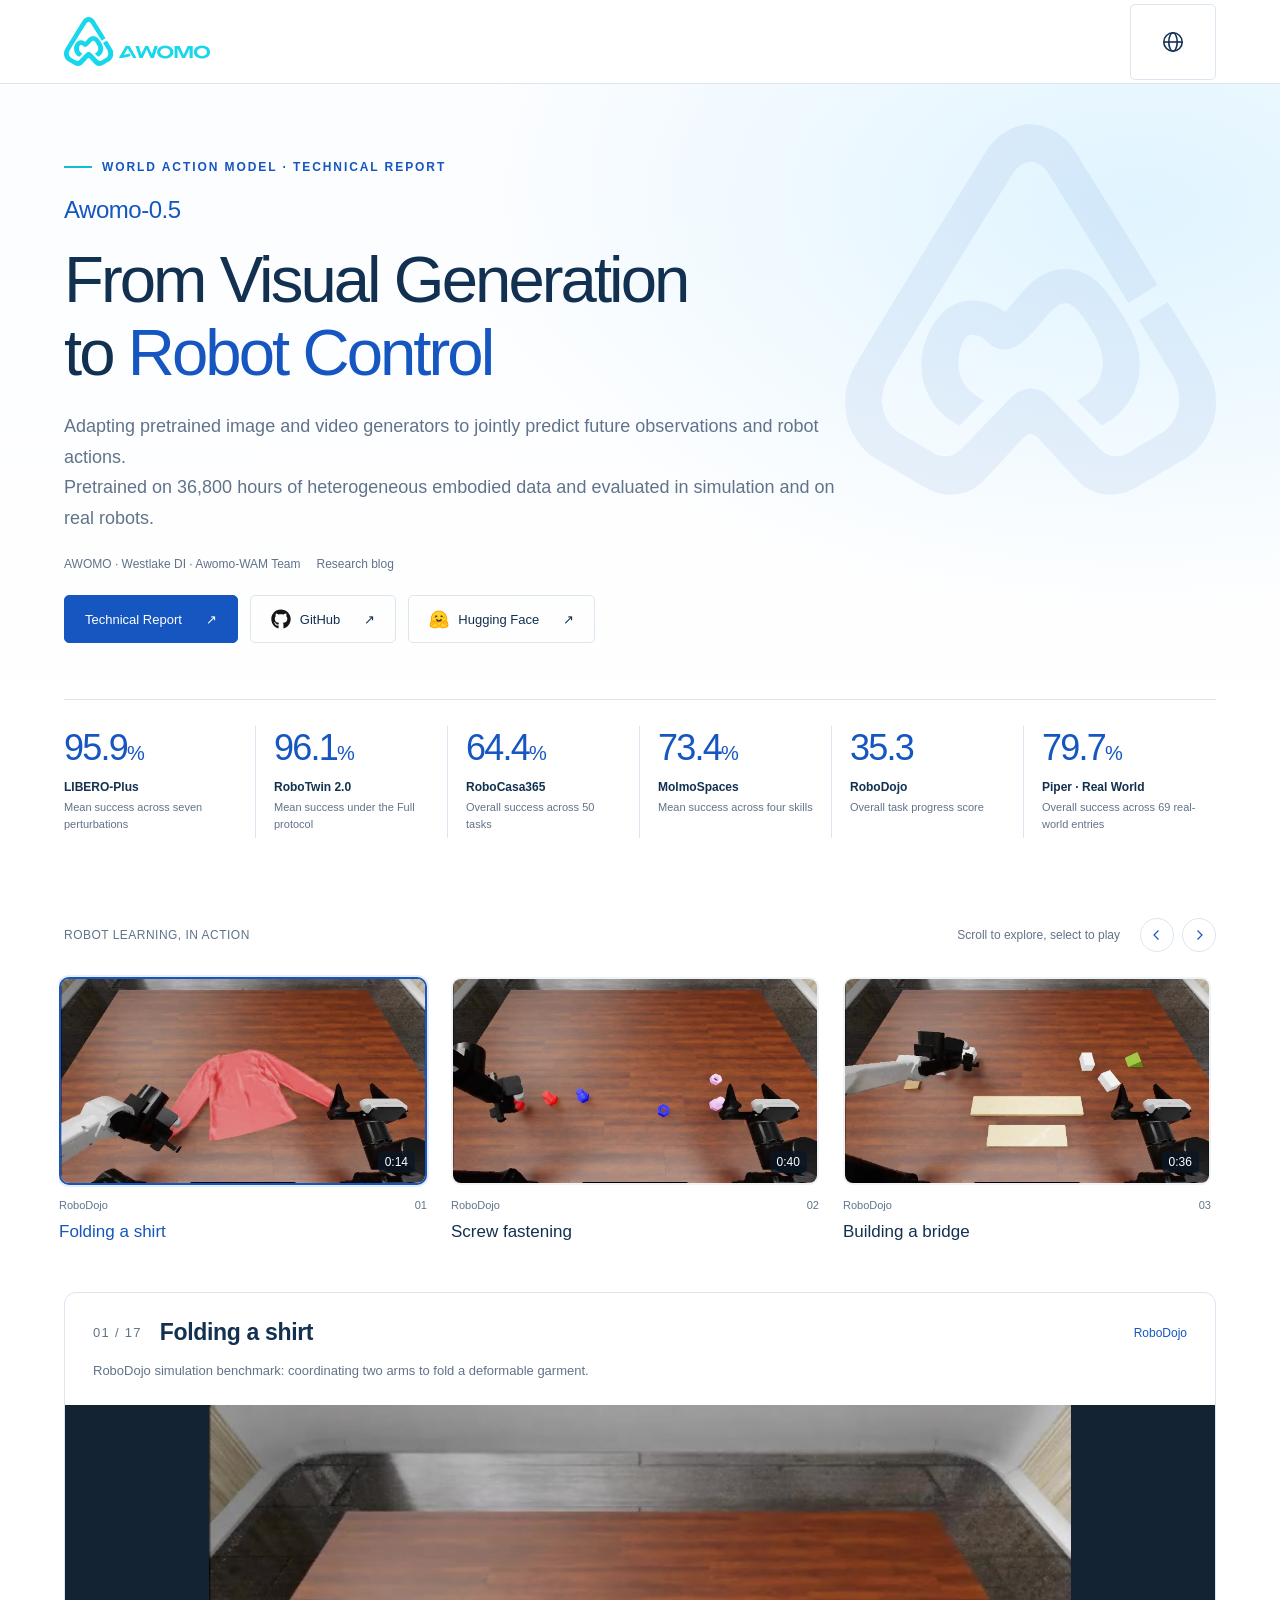
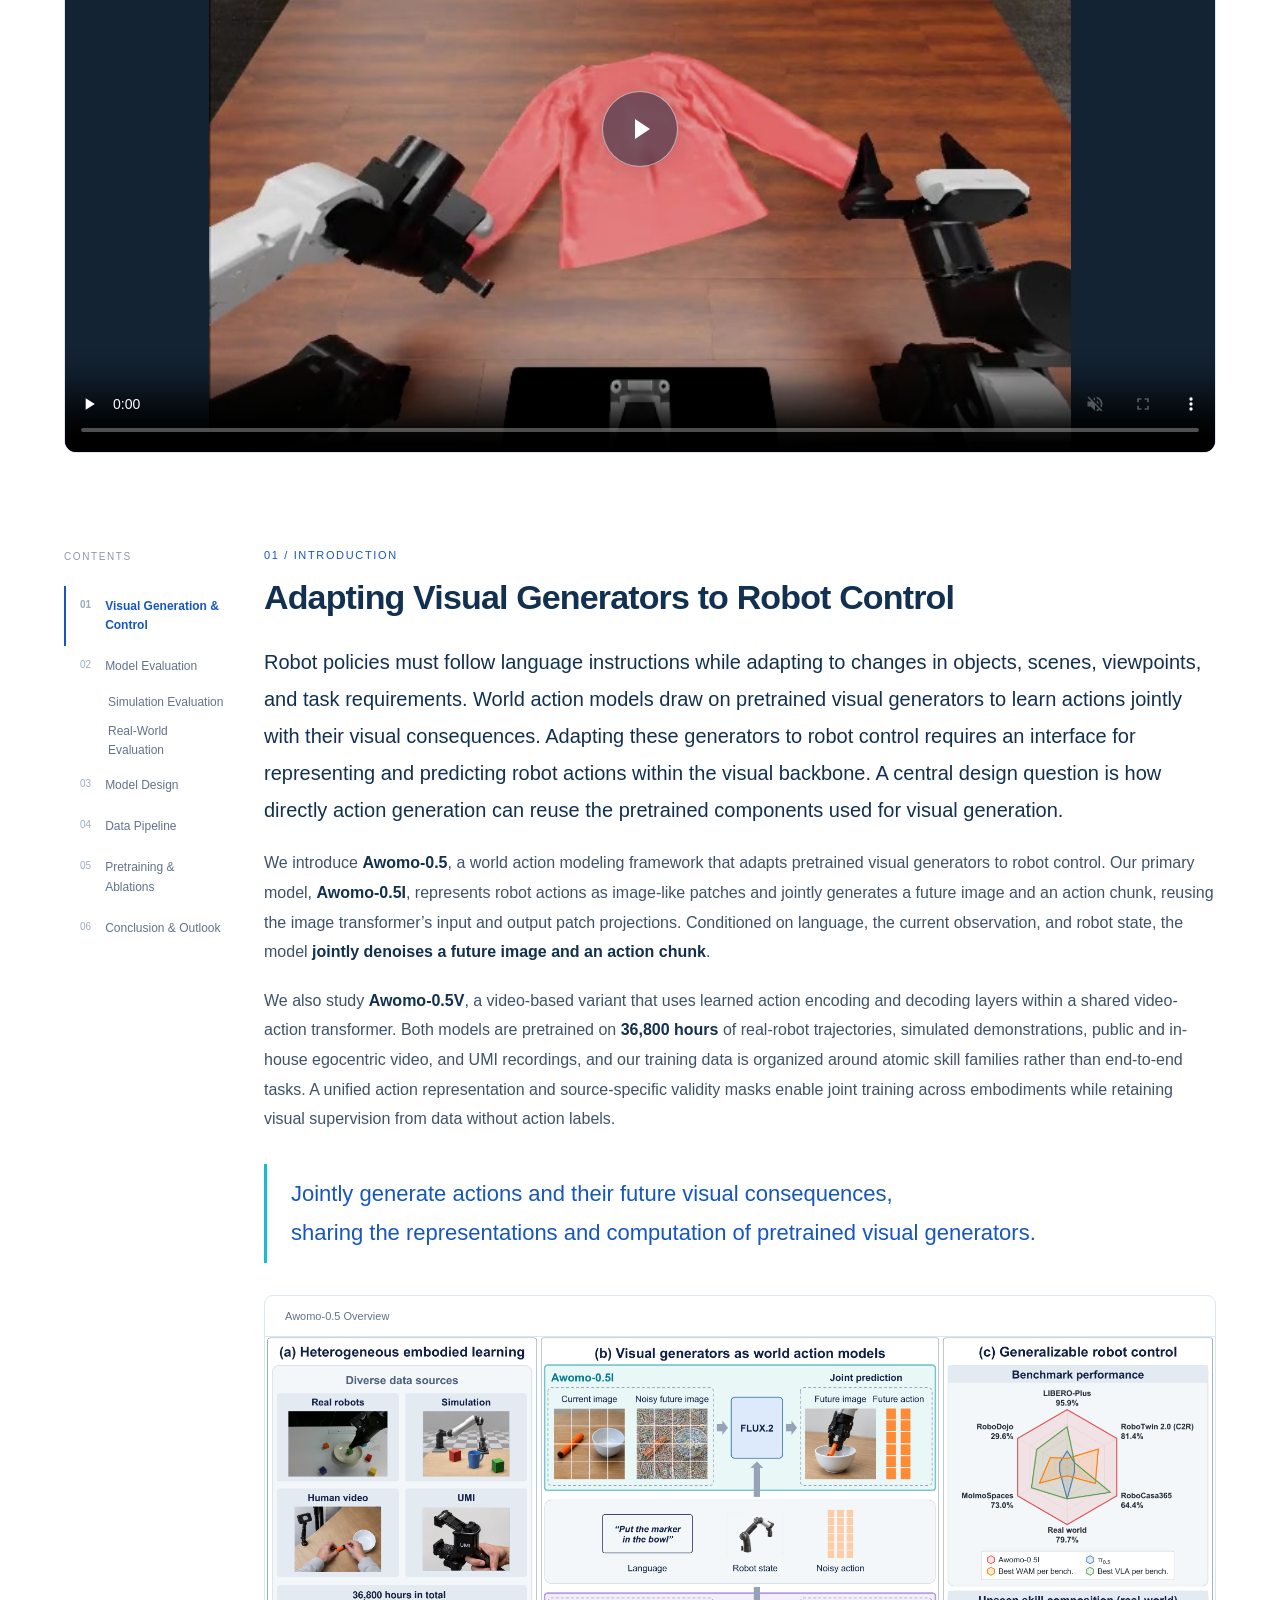
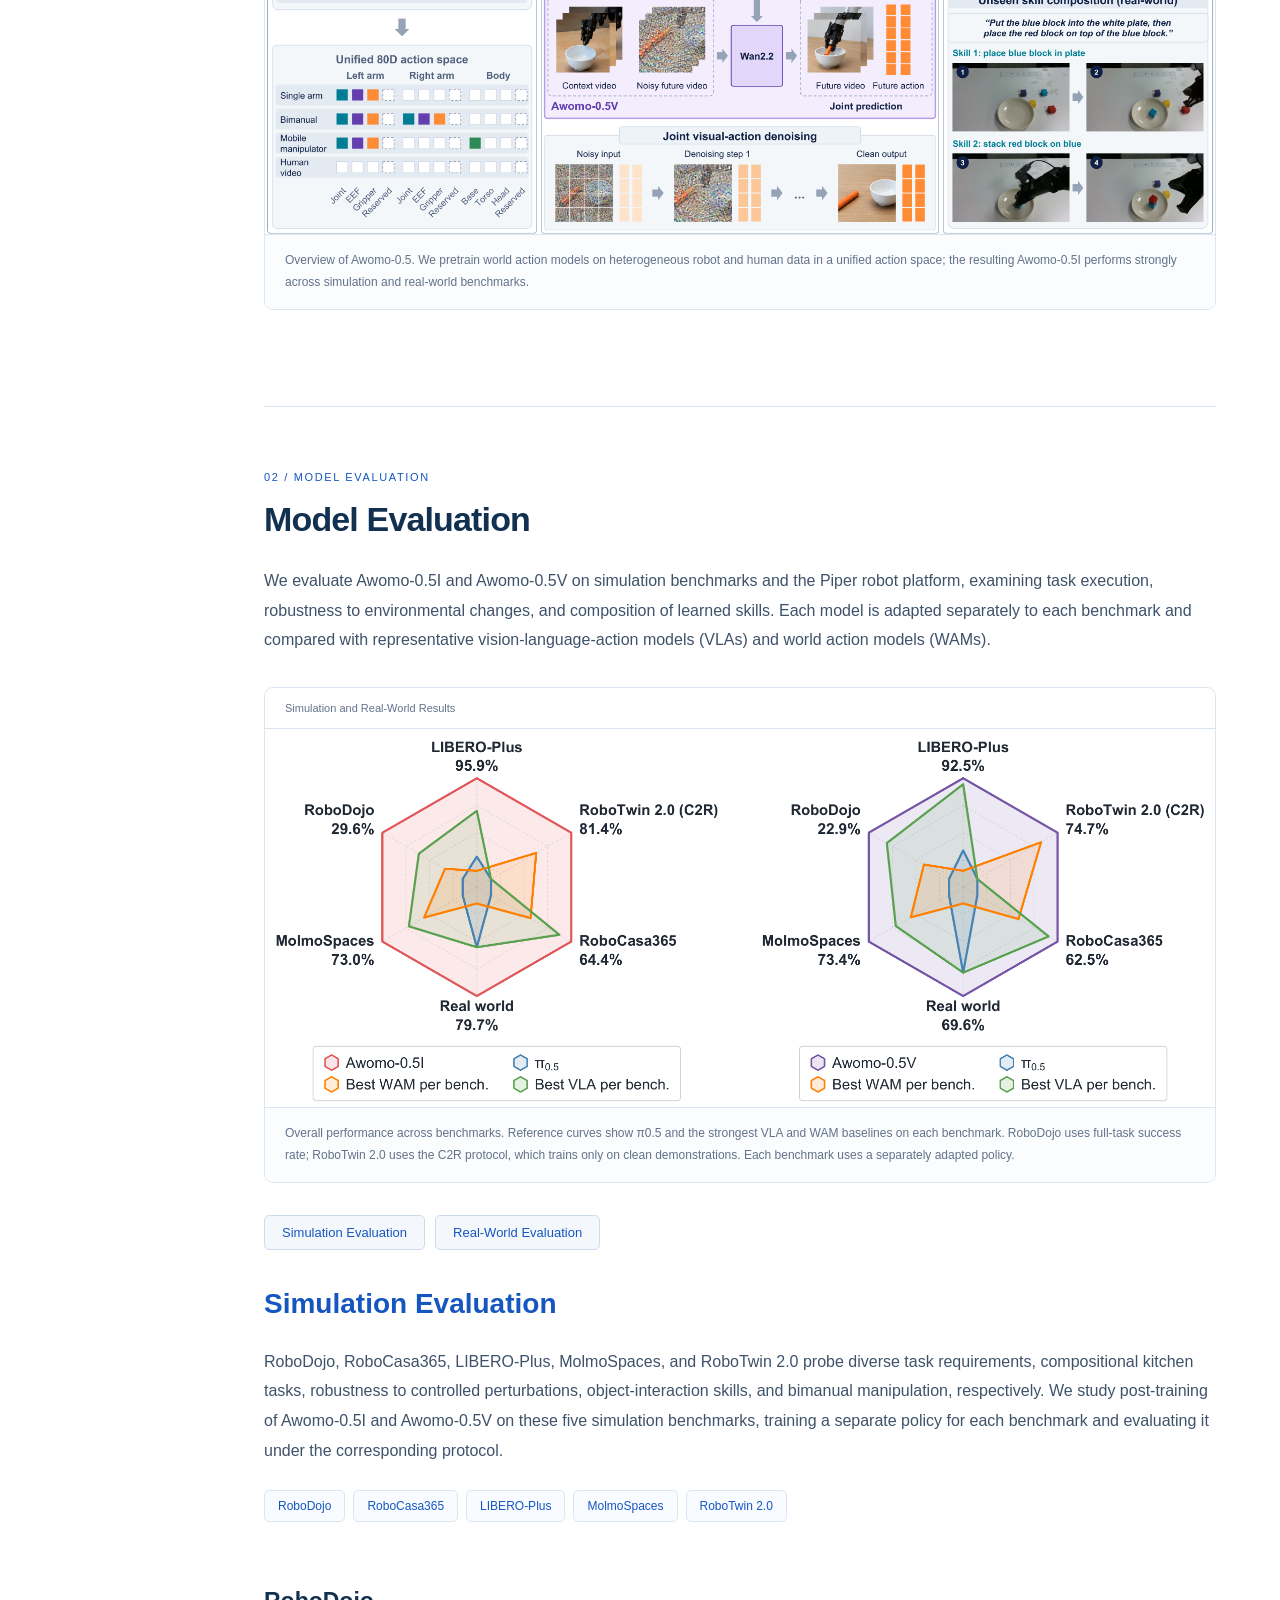
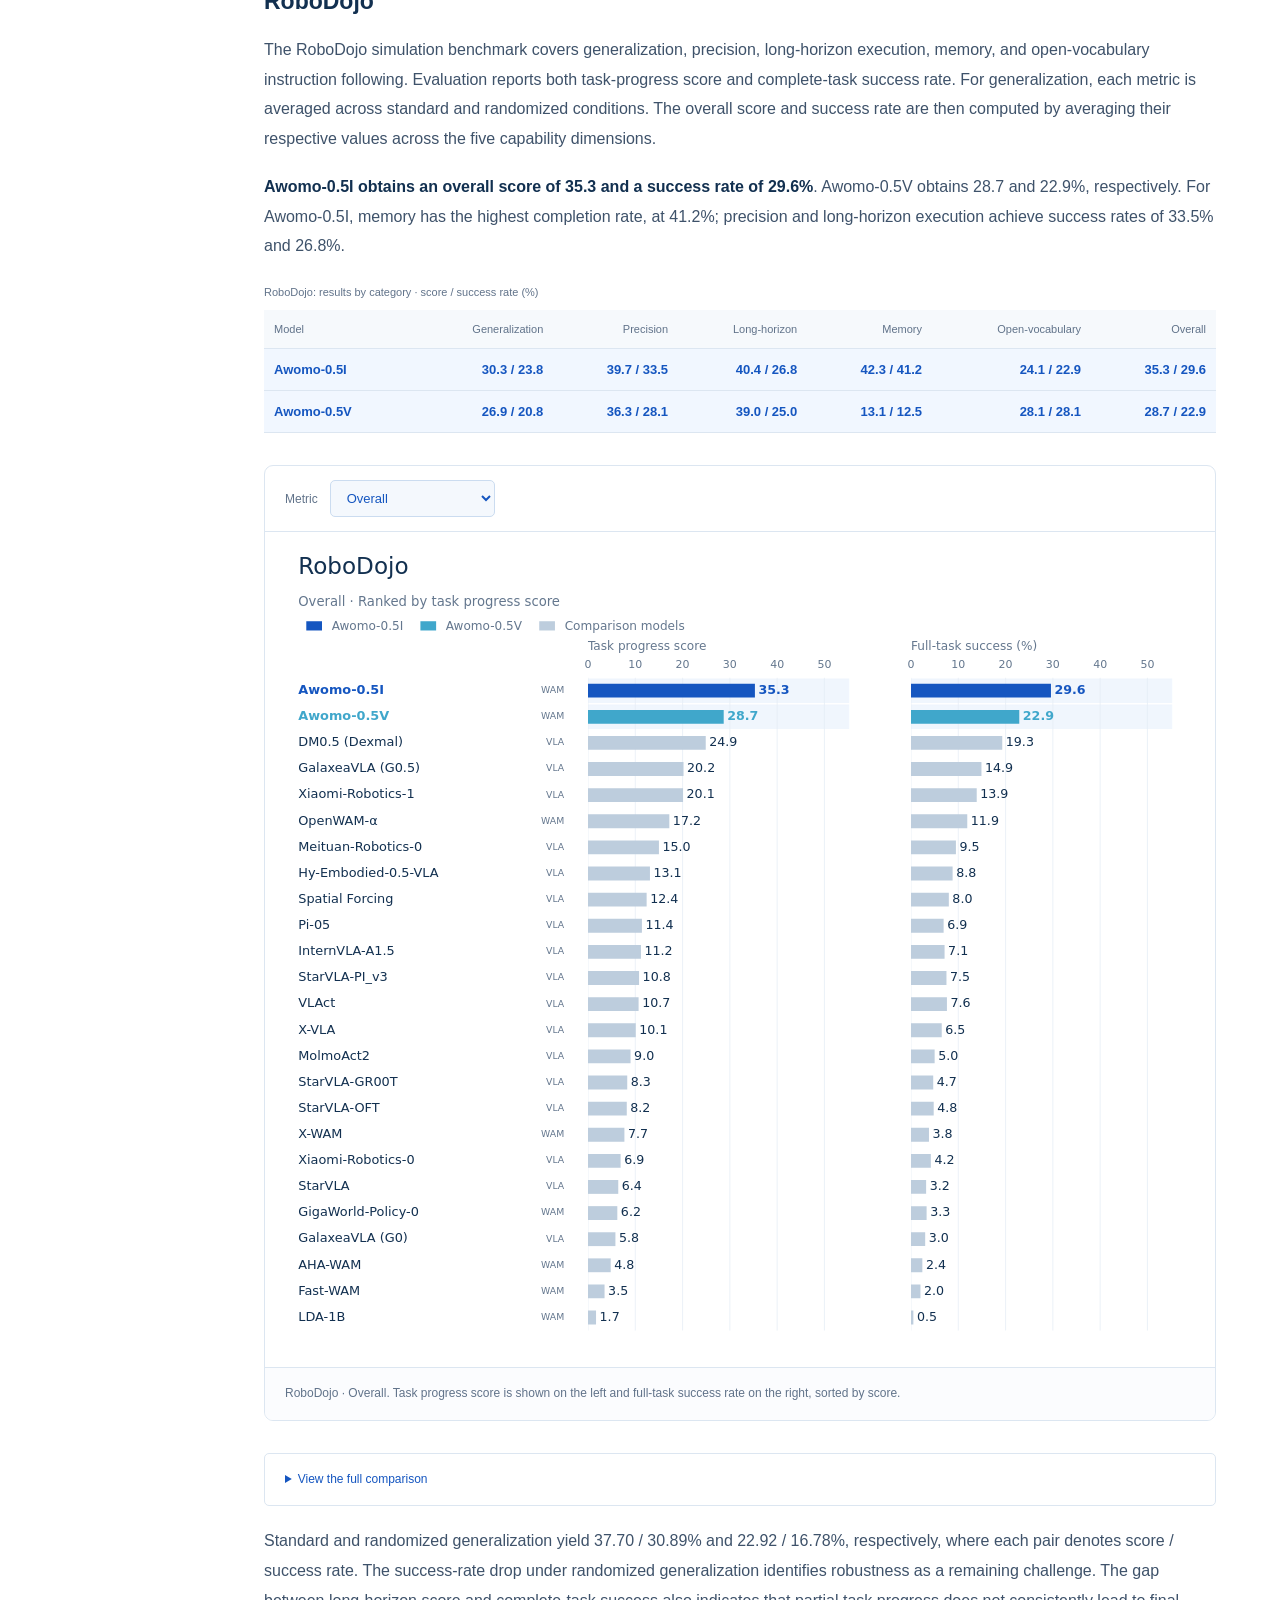
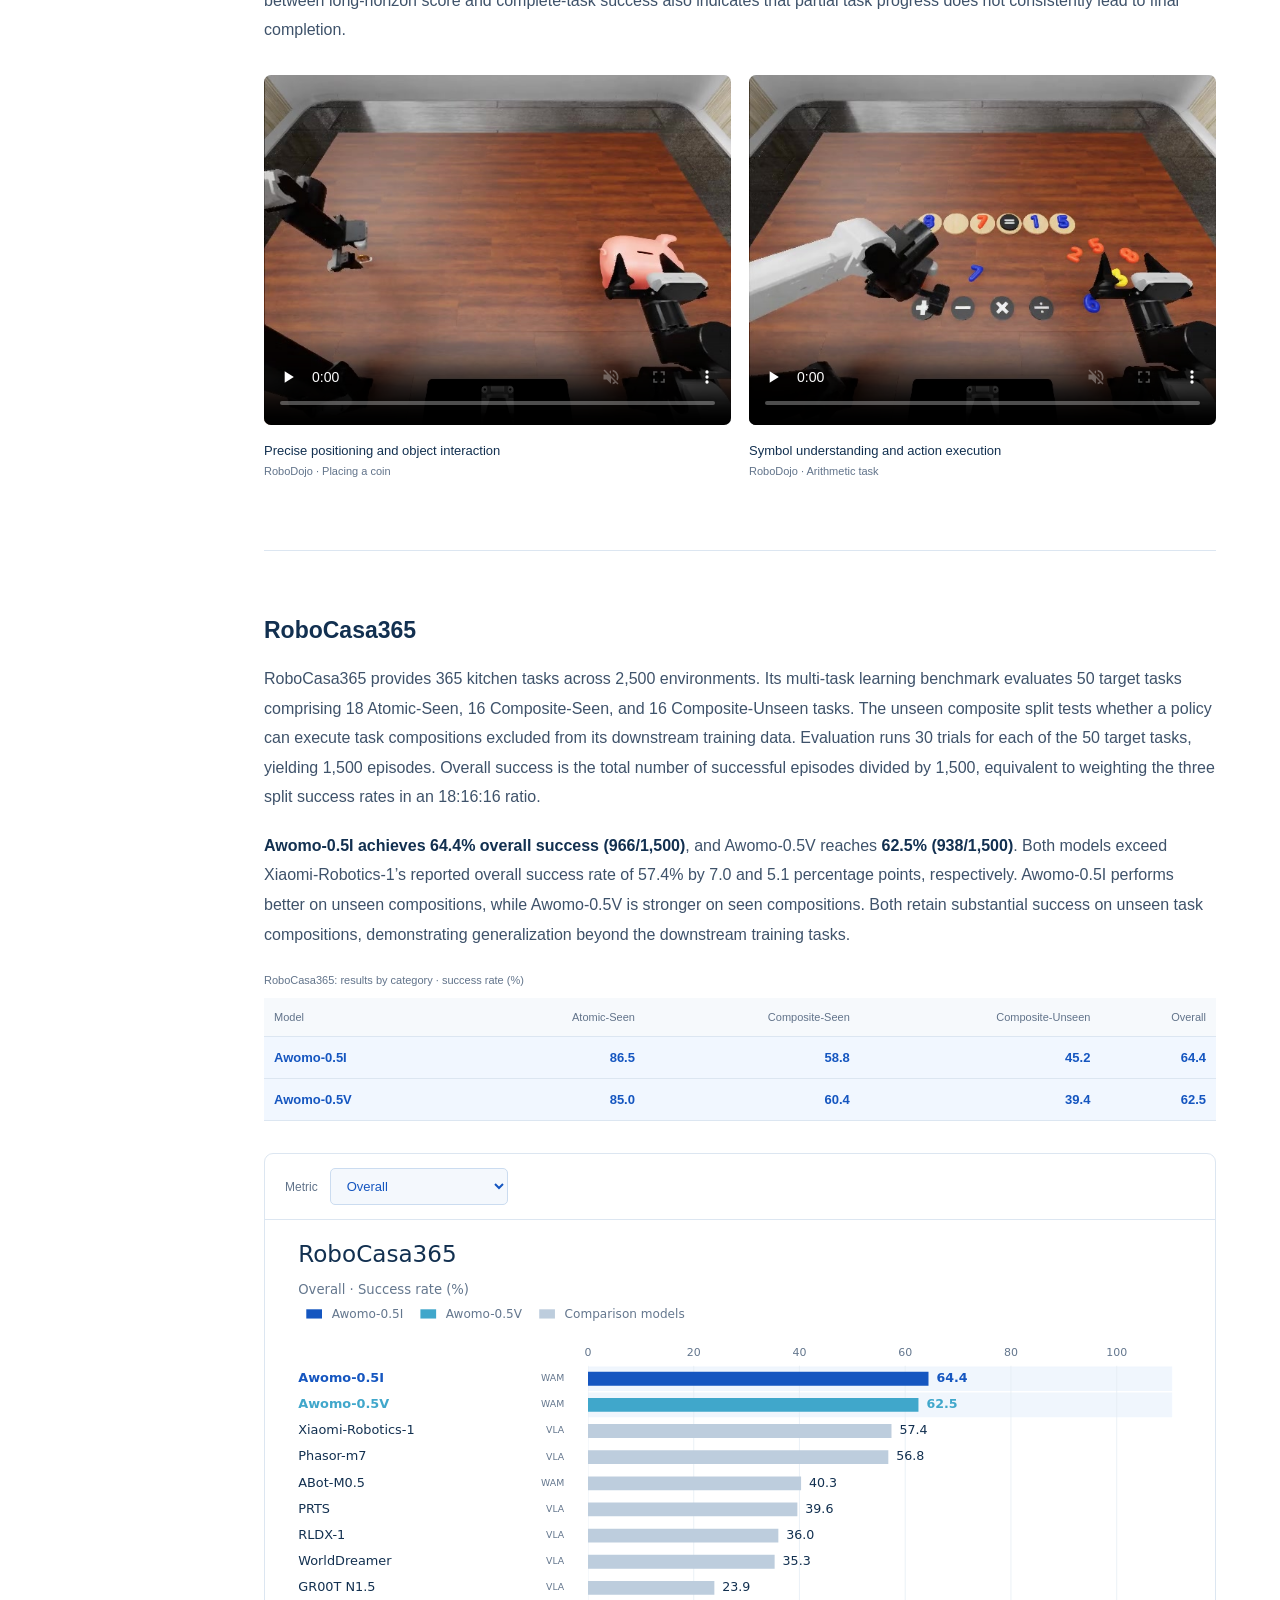
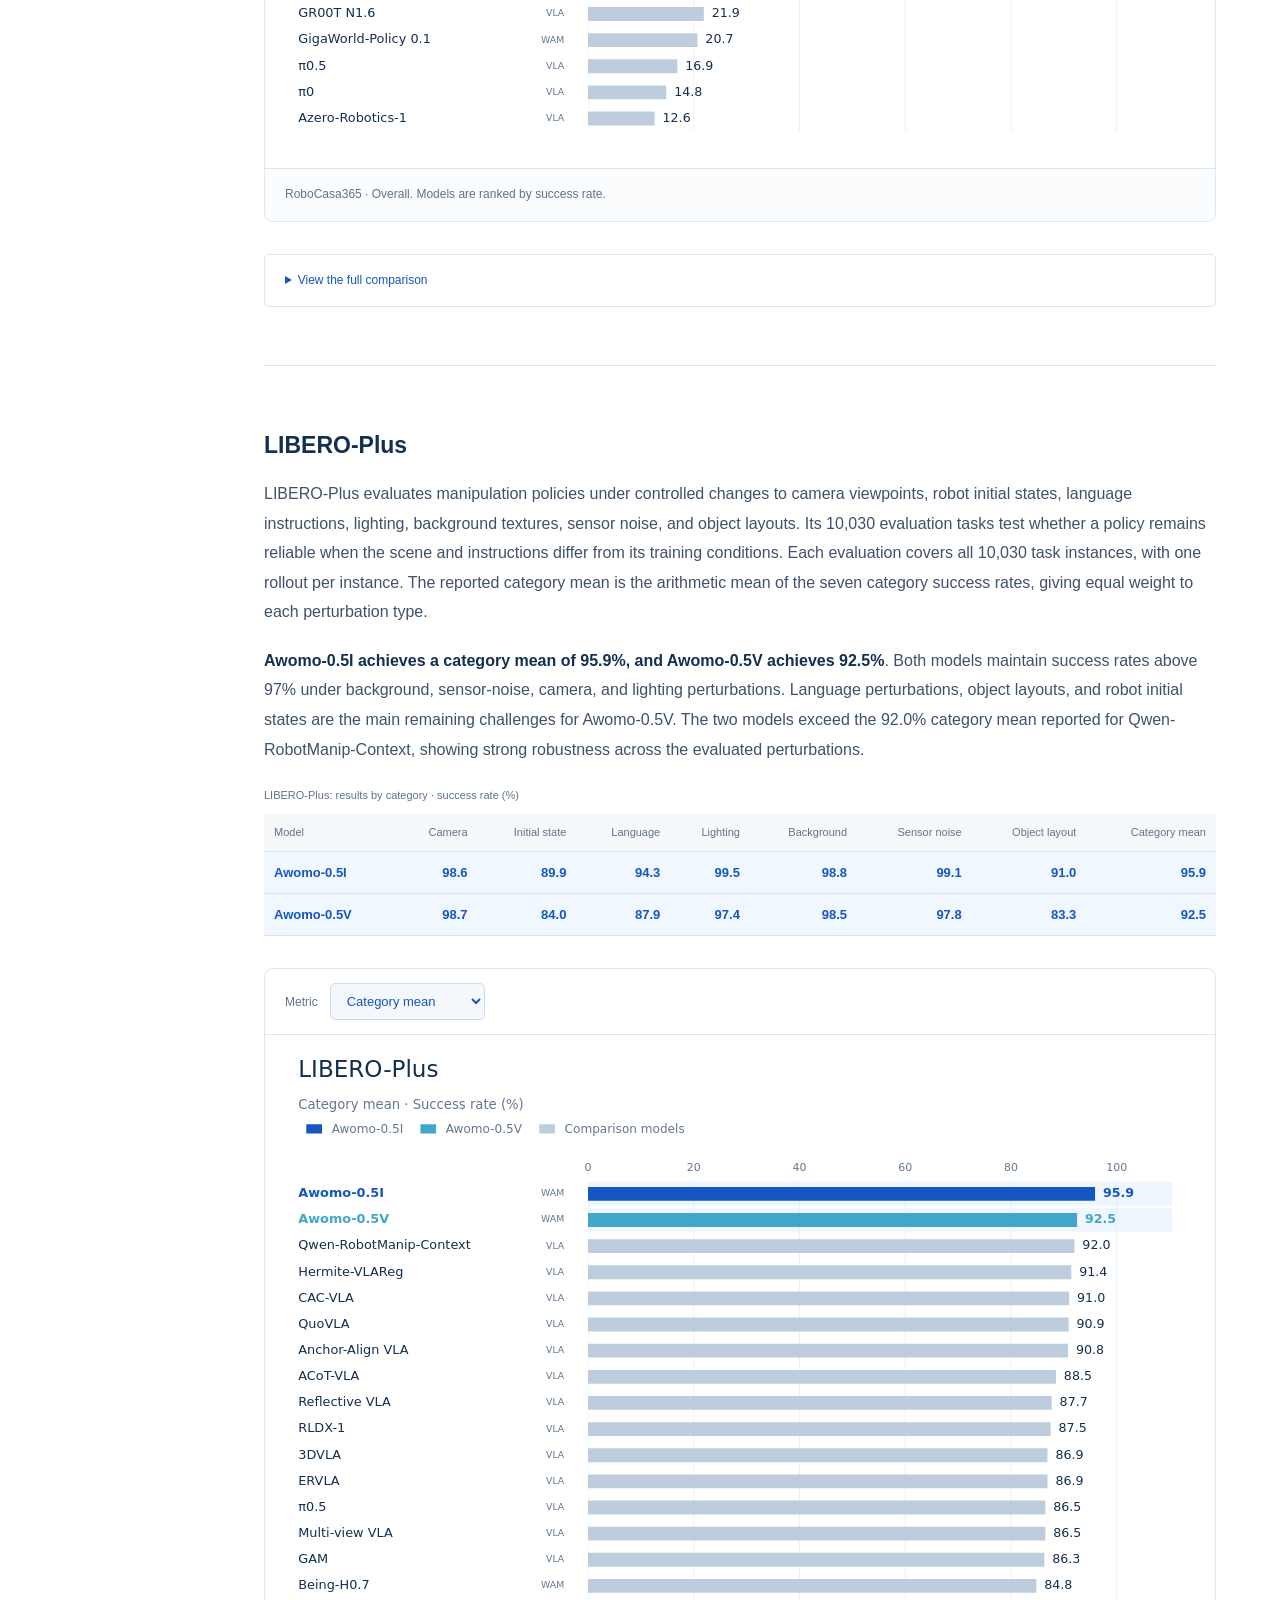
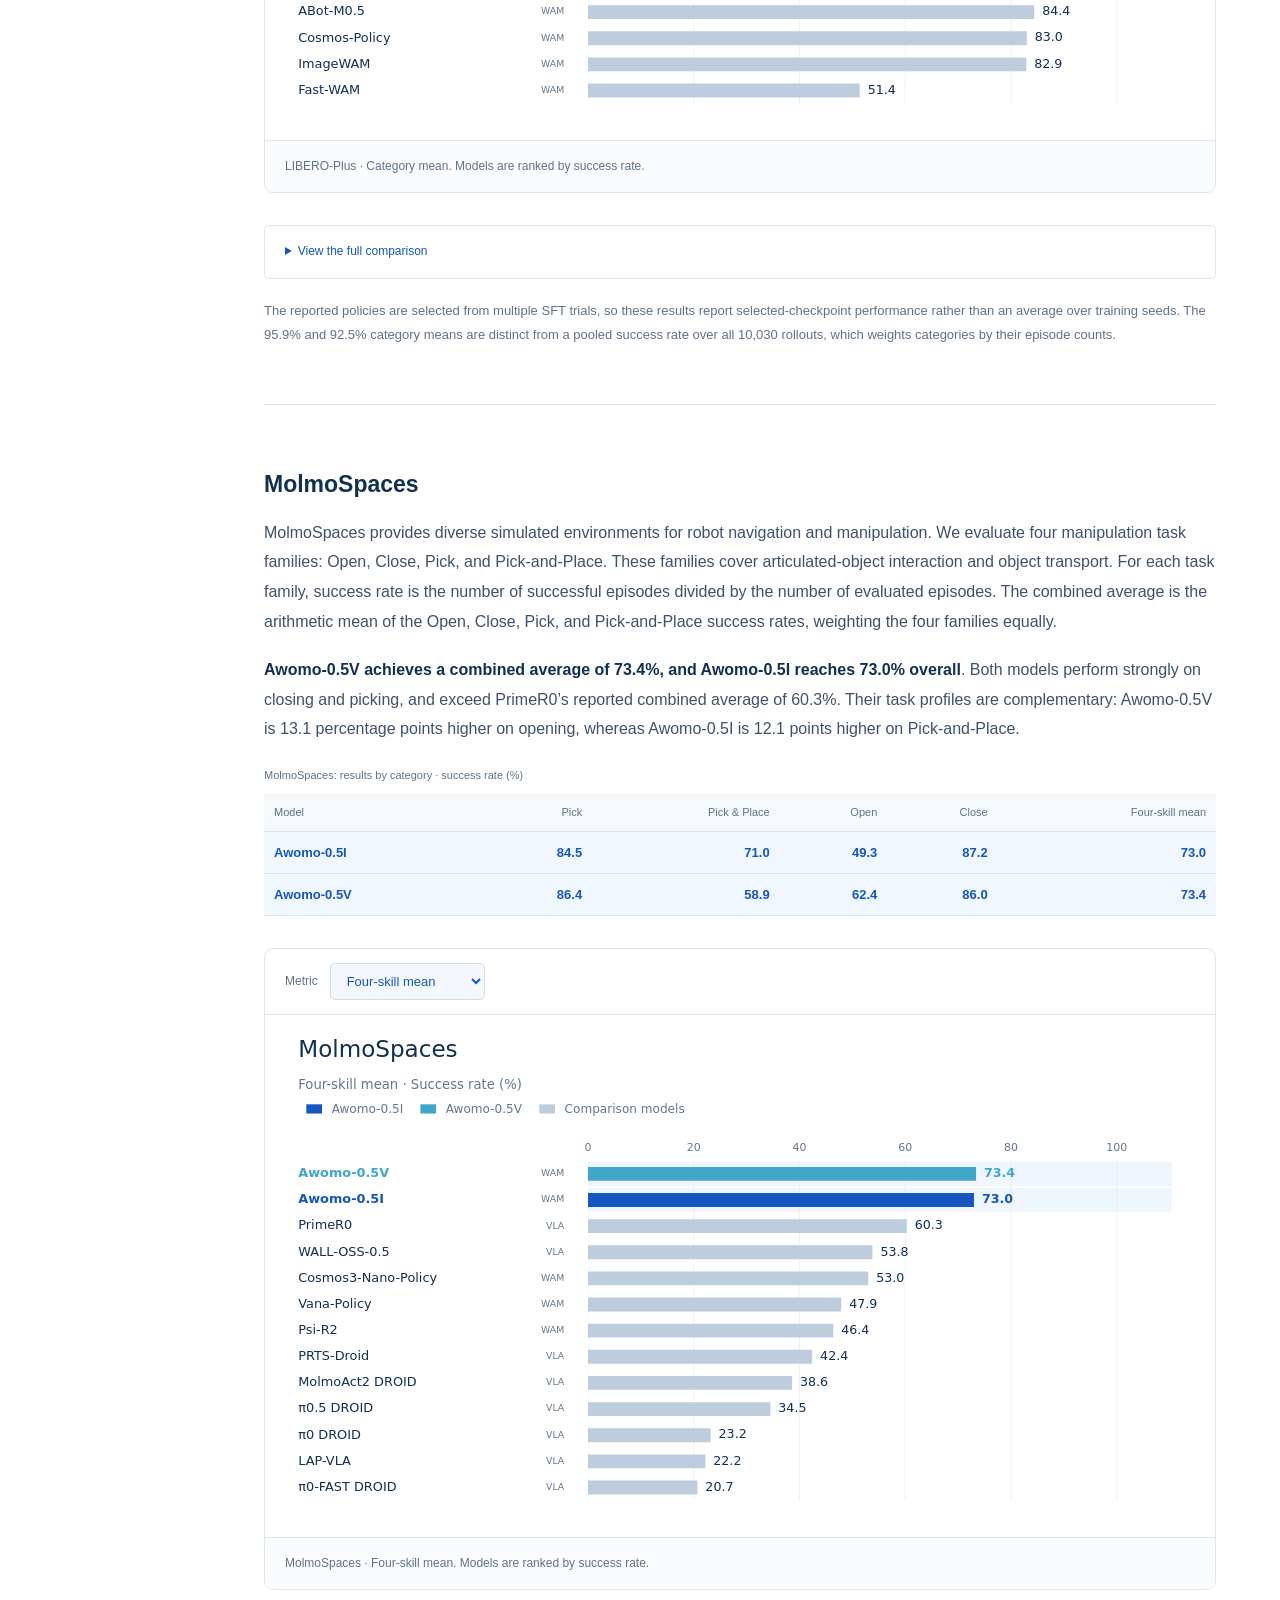
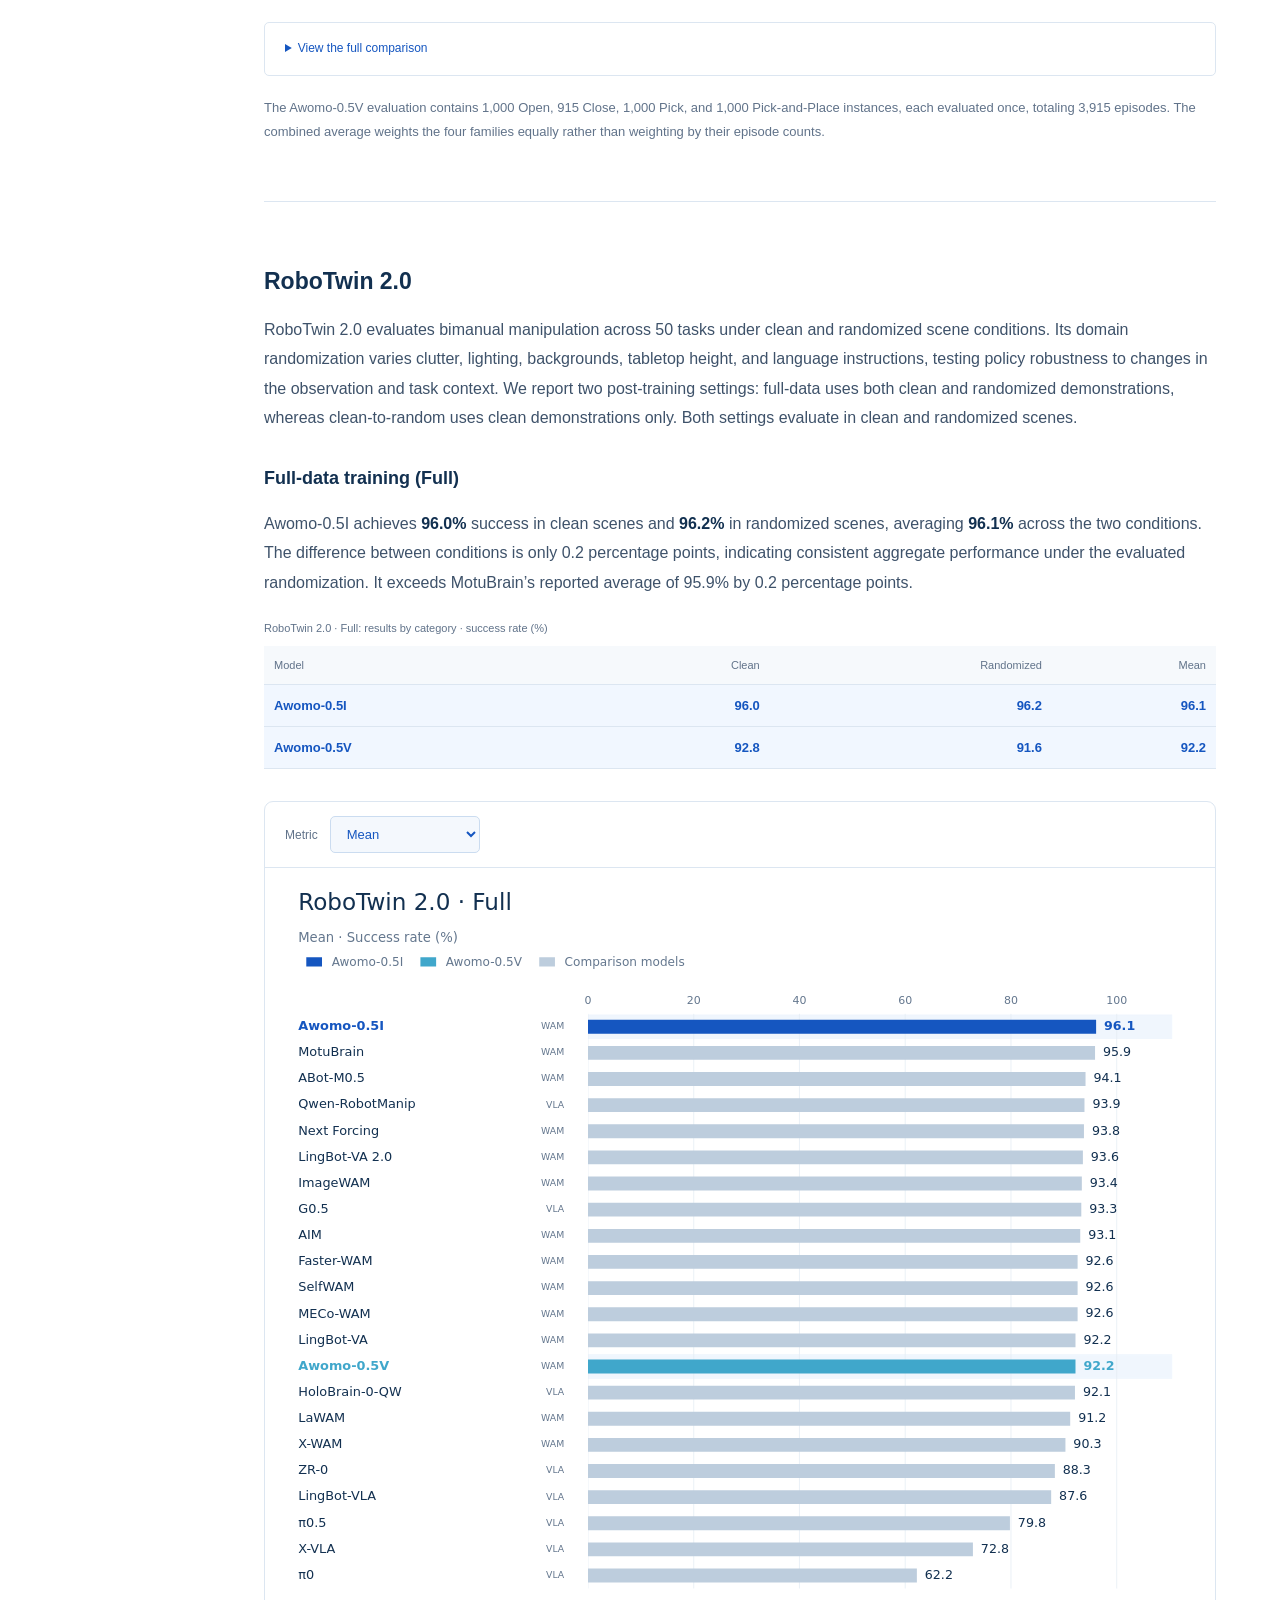
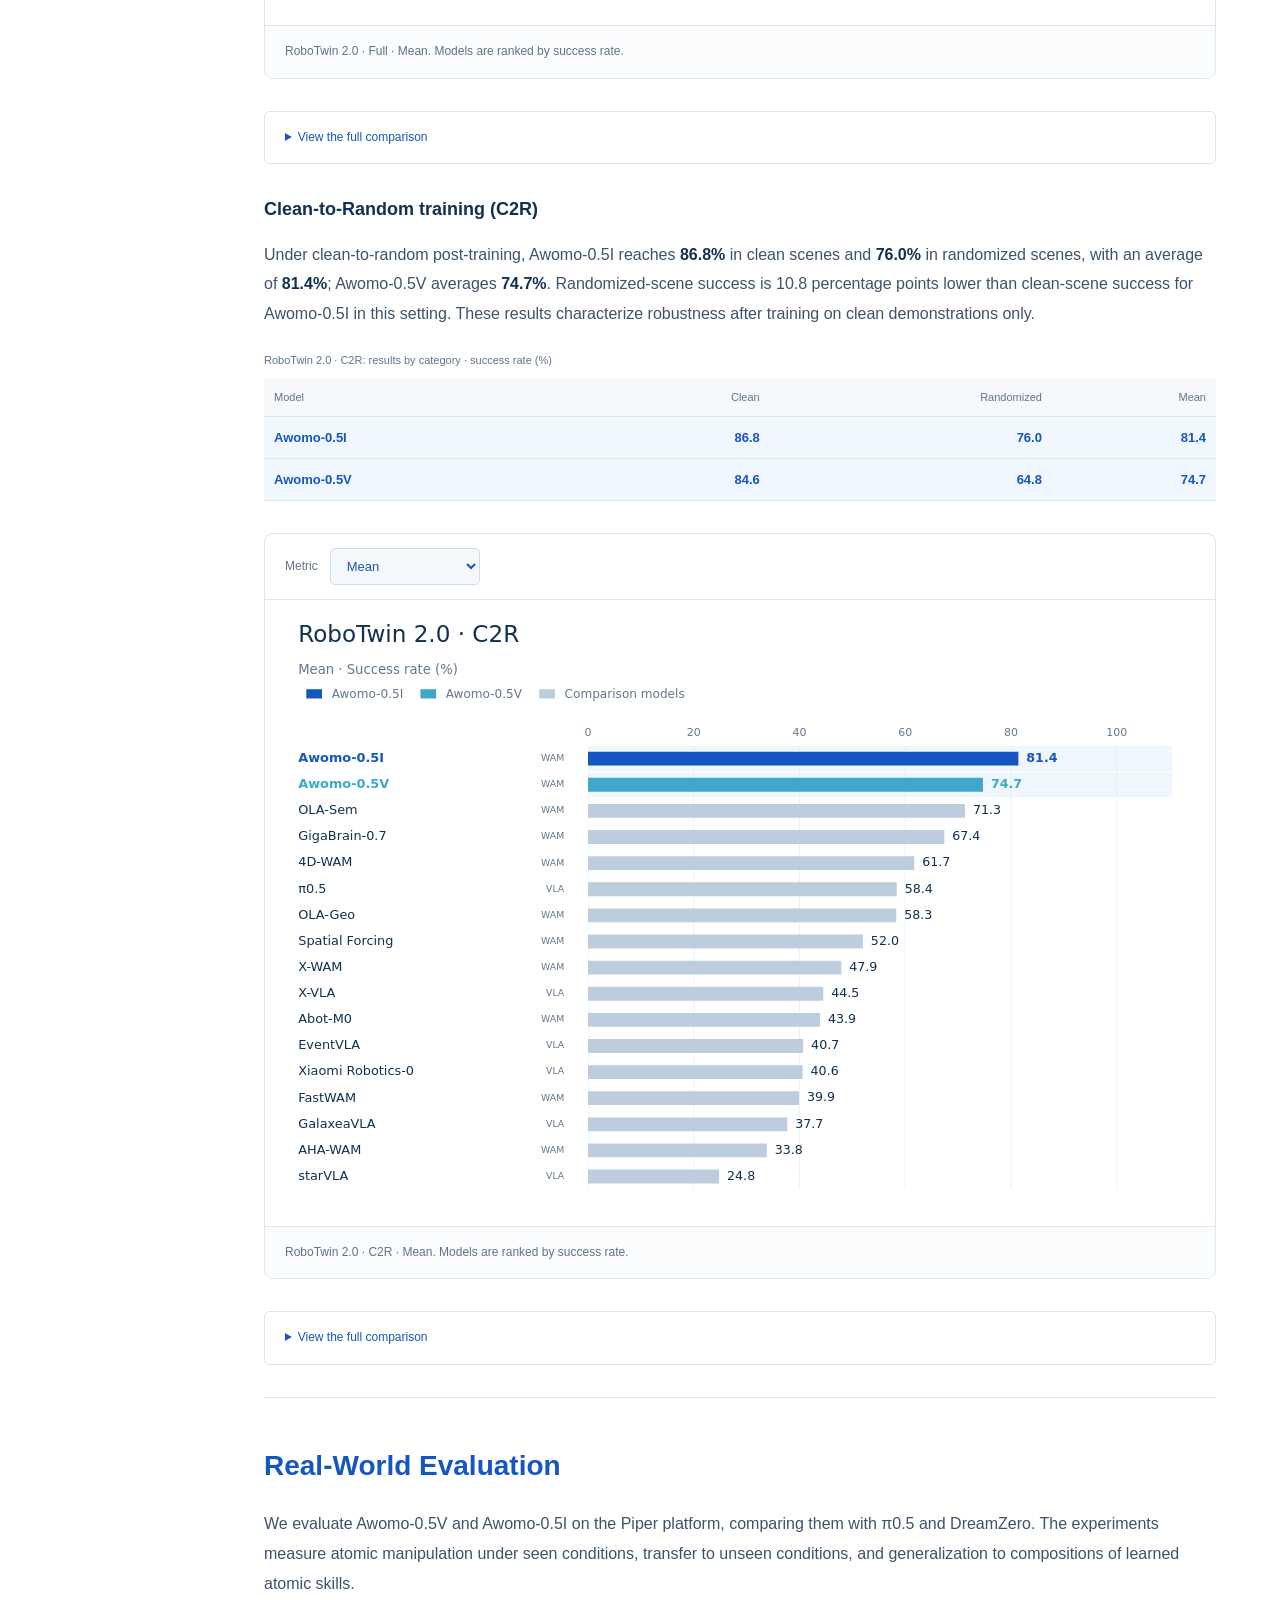
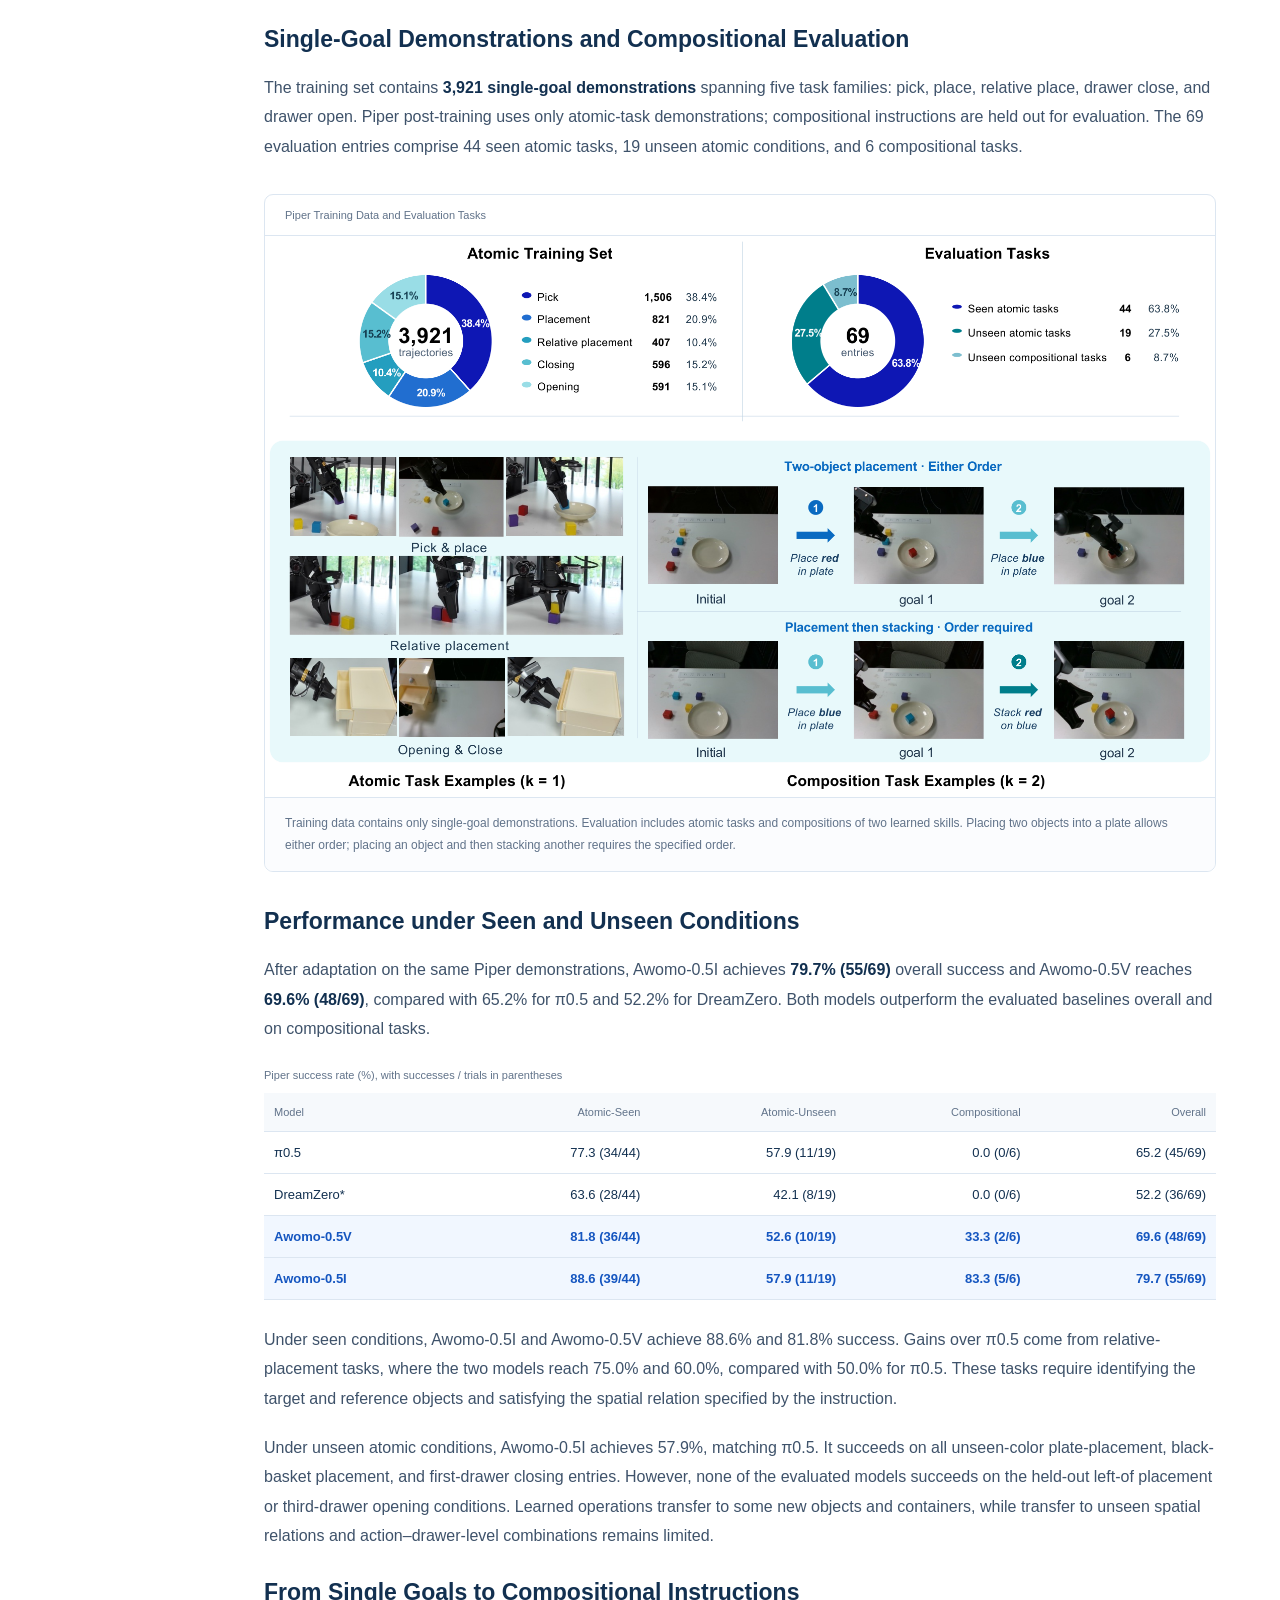
<file: index.html>
<!doctype html>
<html lang="en"><head><meta charset="utf-8"><meta name="viewport" content="width=device-width,initial-scale=1"><meta name="theme-color" content="#1556c0"><meta name="description" content="Awomo-0.5: adapting pretrained image and video generators to robot control with 36,800 hours of heterogeneous embodied data, evaluated in simulation and on real robots."><title>Awomo-0.5: From Visual Generation to Robot Control</title><link rel="icon" href="assets/awomo-logo.png"><link rel="stylesheet" href="styles.css?v=22"><link rel="alternate" hreflang="zh-CN" href="zh.html"><link rel="alternate" hreflang="en" href="./"></head>
<body><a class="skip" href="#article">Skip to article</a><div class="progress" aria-hidden="true"></div>
<header><a class="brand" href="#top" aria-label="AWOMO home"><img src="assets/awomo-logo.png" alt="AWOMO"></a><details class="language-switch"><summary aria-label="Select language" title="Select language"><svg viewbox="0 0 24 24" width="24" height="24" fill="none" stroke="currentColor" stroke-width="1.6" aria-hidden="true"><circle cx="12" cy="12" r="9.2"></circle><ellipse cx="12" cy="12" rx="4.2" ry="9.2"></ellipse><path d="M2.8 12h18.4"></path></svg></summary><nav class="language-menu" aria-label="Language"><a href="./?v=23" lang="en" hreflang="en" data-language="en" aria-current="true"><span>English</span><span class="language-current" aria-hidden="true"></span></a><a href="zh.html?v=23" lang="zh-CN" hreflang="zh-CN" data-language="zh-CN"><span>简体中文</span><span class="language-current" aria-hidden="true"></span></a></nav></details></header>
<main id="top"><section class="hero"><div class="hero-inner"><div class="eyebrow">WORLD ACTION MODEL · TECHNICAL REPORT</div><h1><span class="model">Awomo-0.5</span>From Visual Generation<br>to <em>Robot Control</em></h1><p class="hero-sub">Adapting pretrained image and video generators to jointly predict future observations and robot actions.<br>Pretrained on 36,800 hours of heterogeneous embodied data and evaluated in simulation and on real robots.</p><div class="hero-meta"><span>AWOMO · Westlake DI · Awomo-WAM Team</span><span>Research blog</span></div><div class="links"><a class="button primary" href="assets/awomo-0.5-report.pdf" target="_blank" rel="noopener">Technical Report <span>↗</span></a><a class="button" href="https://github.com/Awomo-WestlakeDI/Awomo-0.5" target="_blank" rel="noopener"><span class="resource-label"><img class="resource-mark" src="assets/github-mark.svg" alt="" width="20" height="20" aria-hidden="true">GitHub</span><span aria-hidden="true">↗</span></a><a class="button" href="https://huggingface.co/collections/Auwomo/awomo-05" target="_blank" rel="noopener"><span class="resource-label"><img class="resource-mark" src="assets/huggingface-mark.png" alt="" width="20" height="20" aria-hidden="true">Hugging Face</span><span aria-hidden="true">↗</span></a></div>
<div class="facts" aria-label="Model evaluation highlights"><div class="fact"><strong>95.9<small>%</small></strong><span>LIBERO-Plus</span><p>Mean success across seven perturbations</p></div><div class="fact"><strong>96.1<small>%</small></strong><span>RoboTwin 2.0</span><p>Mean success under the Full protocol</p></div><div class="fact"><strong>64.4<small>%</small></strong><span>RoboCasa365</span><p>Overall success across 50 tasks</p></div><div class="fact"><strong>73.4<small>%</small></strong><span>MolmoSpaces</span><p>Mean success across four skills</p></div><div class="fact"><strong>35.3</strong><span>RoboDojo</span><p>Overall task progress score</p></div><div class="fact"><strong>79.7<small>%</small></strong><span>Piper · Real World</span><p>Overall success across 69 real-world entries</p></div></div></div></section>
<section class="intro-showcase video-gallery" id="demos" aria-label="Task demonstrations">
<div class="showcase-label"><span>ROBOT LEARNING, IN ACTION</span><div class="gallery-navigation"><span class="gallery-hint">Scroll to explore, select to play</span><button class="gallery-scroll" type="button" data-direction="-1" aria-label="Scroll to earlier videos" aria-controls="gallery-strip" disabled><svg viewbox="0 0 24 24" aria-hidden="true"><path d="m14 6-6 6 6 6"></path></svg></button><button class="gallery-scroll" type="button" data-direction="1" aria-label="Scroll to later videos" aria-controls="gallery-strip"><svg viewbox="0 0 24 24" aria-hidden="true"><path d="m10 6 6 6-6 6"></path></svg></button></div></div>
<div class="gallery-strip" id="gallery-strip" role="tablist" aria-label="Choose a task demonstration">
<button id="gallery-tab-dojo-clothes" class="gallery-card" type="button" role="tab" aria-controls="gallery-panel" aria-selected="true" tabindex="0" data-video="media/episode_0000000_cam_head_success_clothes.mp4" data-poster="assets/gallery/dojo-clothes.jpg" data-title="Folding a shirt" data-description="RoboDojo simulation benchmark: coordinating two arms to fold a deformable garment." data-benchmark="RoboDojo" data-anchor="#benchmark-robodojo" data-group="robodojo" data-label="RoboDojo · Folding a shirt"><span class="gallery-thumb"><img src="assets/gallery/dojo-clothes.jpg" alt="" loading="lazy" decoding="async"><span class="gallery-duration">0:14</span></span><span class="gallery-card-meta"><span>RoboDojo</span><span>01</span></span><span class="gallery-card-title">Folding a shirt</span></button>
<button id="gallery-tab-dojo-screw" class="gallery-card" type="button" role="tab" aria-controls="gallery-panel" aria-selected="false" tabindex="-1" data-video="media/episode_0000000_cam_head_success_screw.mp4" data-poster="assets/gallery/dojo-screw.jpg" data-title="Screw fastening" data-description="RoboDojo simulation benchmark: fastening a screw through precise contact manipulation." data-benchmark="RoboDojo" data-anchor="#benchmark-robodojo" data-group="robodojo" data-label="RoboDojo · Screw fastening"><span class="gallery-thumb"><img src="assets/gallery/dojo-screw.jpg" alt="" loading="lazy" decoding="async"><span class="gallery-duration">0:40</span></span><span class="gallery-card-meta"><span>RoboDojo</span><span>02</span></span><span class="gallery-card-title">Screw fastening</span></button>
<button id="gallery-tab-dojo-bridge" class="gallery-card" type="button" role="tab" aria-controls="gallery-panel" aria-selected="false" tabindex="-1" data-video="media/episode_0000001_cam_head_success.mp4" data-poster="assets/gallery/dojo-bridge.jpg" data-title="Building a bridge" data-description="RoboDojo simulation benchmark: placing blocks and planks in sequence to build a bridge." data-benchmark="RoboDojo" data-anchor="#benchmark-robodojo" data-group="robodojo" data-label="RoboDojo · Building a bridge"><span class="gallery-thumb"><img src="assets/gallery/dojo-bridge.jpg" alt="" loading="lazy" decoding="async"><span class="gallery-duration">0:36</span></span><span class="gallery-card-meta"><span>RoboDojo</span><span>03</span></span><span class="gallery-card-title">Building a bridge</span></button>
<button id="gallery-tab-dojo-equation" class="gallery-card" type="button" role="tab" aria-controls="gallery-panel" aria-selected="false" tabindex="-1" data-video="media/episode_0000003_cam_head_success_equation.mp4" data-poster="assets/gallery/dojo-equation.jpg" data-title="Completing an equation" data-description="RoboDojo simulation benchmark: selecting and arranging numbers and operators to complete an equation." data-benchmark="RoboDojo" data-anchor="#benchmark-robodojo" data-group="robodojo" data-label="RoboDojo · Completing an equation"><span class="gallery-thumb"><img src="assets/gallery/dojo-equation.jpg" alt="" loading="lazy" decoding="async"><span class="gallery-duration">0:09</span></span><span class="gallery-card-meta"><span>RoboDojo</span><span>04</span></span><span class="gallery-card-title">Completing an equation</span></button>
<button id="gallery-tab-real-drawer" class="gallery-card" type="button" role="tab" aria-controls="gallery-panel" aria-selected="false" tabindex="-1" data-video="media/31_open_drawer_01_success_3x.mp4" data-poster="assets/gallery/real-drawer.jpg" data-title="Opening the top drawer" data-description="Piper real-world atomic-skill evaluation: opening the top drawer." data-benchmark="Piper · Real World" data-anchor="#real" data-group="real" data-label="Piper · Real World · Opening the top drawer"><span class="gallery-thumb"><img src="assets/gallery/real-drawer.jpg" alt="" loading="lazy" decoding="async"><span class="gallery-duration">0:14</span></span><span class="gallery-card-meta"><span>Piper · Real World</span><span>05</span></span><span class="gallery-card-title">Opening the top drawer</span></button>
<button id="gallery-tab-real-green" class="gallery-card" type="button" role="tab" aria-controls="gallery-panel" aria-selected="false" tabindex="-1" data-video="media/57_pick_place_12_success_3x.mp4" data-poster="assets/gallery/real-green.jpg" data-title="Placing a green block in a plate" data-description="Piper real-world atomic-skill evaluation: placing a green block in a white plate, testing an unseen object color." data-benchmark="Piper · Real World" data-anchor="#real" data-group="real" data-label="Piper · Real World · Placing a green block in a plate"><span class="gallery-thumb"><img src="assets/gallery/real-green.jpg" alt="" loading="lazy" decoding="async"><span class="gallery-duration">0:13</span></span><span class="gallery-card-meta"><span>Piper · Real World</span><span>06</span></span><span class="gallery-card-title">Placing a green block in a plate</span></button>
<button id="gallery-tab-real-basket" class="gallery-card" type="button" role="tab" aria-controls="gallery-panel" aria-selected="false" tabindex="-1" data-video="media/63_pick_place_18_success_3x.mp4" data-poster="assets/gallery/real-basket.jpg" data-title="Placing a purple block in a basket" data-description="Piper real-world atomic-skill evaluation: placing a purple block in a black basket, testing an unseen target container." data-benchmark="Piper · Real World" data-anchor="#real" data-group="real" data-label="Piper · Real World · Placing a purple block in a basket"><span class="gallery-thumb"><img src="assets/gallery/real-basket.jpg" alt="" loading="lazy" decoding="async"><span class="gallery-duration">0:11</span></span><span class="gallery-card-meta"><span>Piper · Real World</span><span>07</span></span><span class="gallery-card-title">Placing a purple block in a basket</span></button>
<button id="gallery-tab-real-two-blocks" class="gallery-card" type="button" role="tab" aria-controls="gallery-panel" aria-selected="false" tabindex="-1" data-video="media/65_pick_place_20_success_3x.mp4" data-poster="assets/gallery/real-two-blocks.jpg" data-title="Placing two blocks in a plate" data-description="Piper real-world compositional task: placing the purple and yellow blocks into a white plate in sequence." data-benchmark="Piper · Real World" data-anchor="#real" data-group="real" data-label="Piper · Real World · Placing two blocks in a plate"><span class="gallery-thumb"><img src="assets/gallery/real-two-blocks.jpg" alt="" loading="lazy" decoding="async"><span class="gallery-duration">0:23</span></span><span class="gallery-card-meta"><span>Piper · Real World</span><span>08</span></span><span class="gallery-card-title">Placing two blocks in a plate</span></button>
<button id="gallery-tab-real-stack" class="gallery-card" type="button" role="tab" aria-controls="gallery-panel" aria-selected="false" tabindex="-1" data-video="media/69_pick_place_24_success_3x.mp4" data-poster="assets/gallery/real-stack.jpg" data-title="Placing, then stacking" data-description="Piper real-world compositional task: placing the red block in a plate, then stacking the yellow block on top." data-benchmark="Piper · Real World" data-anchor="#real" data-group="real" data-label="Piper · Real World · Placing, then stacking"><span class="gallery-thumb"><img src="assets/gallery/real-stack.jpg" alt="" loading="lazy" decoding="async"><span class="gallery-duration">0:20</span></span><span class="gallery-card-meta"><span>Piper · Real World</span><span>09</span></span><span class="gallery-card-title">Placing, then stacking</span></button>
<button id="gallery-tab-casa-drawer" class="gallery-card" type="button" role="tab" aria-controls="gallery-panel" aria-selected="false" tabindex="-1" data-video="media/robocasa-PickPlaceDrawerToCounter.mp4" data-poster="assets/gallery/casa-drawer.jpg" data-title="Moving an object from a drawer to the counter" data-description="RoboCasa365 kitchen simulation benchmark: moving an object from a drawer to the counter." data-benchmark="RoboCasa365" data-anchor="#benchmark-robocasa" data-group="robocasa" data-label="RoboCasa365 · Moving an object from a drawer to the counter"><span class="gallery-thumb"><img src="assets/gallery/casa-drawer.jpg" alt="" loading="lazy" decoding="async"><span class="gallery-duration">0:16</span></span><span class="gallery-card-meta"><span>RoboCasa365</span><span>10</span></span><span class="gallery-card-title">Moving an object from a drawer to the counter</span></button>
<button id="gallery-tab-casa-coffee" class="gallery-card" type="button" role="tab" aria-controls="gallery-panel" aria-selected="false" tabindex="-1" data-video="media/robocasa-CoffeeSetupMug.mp4" data-poster="assets/gallery/casa-coffee.jpg" data-title="Positioning a mug for coffee" data-description="RoboCasa365 kitchen simulation benchmark: positioning a mug under the coffee machine." data-benchmark="RoboCasa365" data-anchor="#benchmark-robocasa" data-group="robocasa" data-label="RoboCasa365 · Positioning a mug for coffee"><span class="gallery-thumb"><img src="assets/gallery/casa-coffee.jpg" alt="" loading="lazy" decoding="async"><span class="gallery-duration">0:11</span></span><span class="gallery-card-meta"><span>RoboCasa365</span><span>11</span></span><span class="gallery-card-title">Positioning a mug for coffee</span></button>
<button id="gallery-tab-casa-fruit" class="gallery-card" type="button" role="tab" aria-controls="gallery-panel" aria-selected="false" tabindex="-1" data-video="media/robocasa-WashFruitColander.mp4" data-poster="assets/gallery/casa-fruit.jpg" data-title="Washing fruit in a colander" data-description="RoboCasa365 kitchen simulation benchmark: washing fruit in a colander in the sink, a multi-step kitchen task." data-benchmark="RoboCasa365" data-anchor="#benchmark-robocasa" data-group="robocasa" data-label="RoboCasa365 · Washing fruit in a colander"><span class="gallery-thumb"><img src="assets/gallery/casa-fruit.jpg" alt="" loading="lazy" decoding="async"><span class="gallery-duration">1:30</span></span><span class="gallery-card-meta"><span>RoboCasa365</span><span>12</span></span><span class="gallery-card-title">Washing fruit in a colander</span></button>
<button id="gallery-tab-casa-dishwasher" class="gallery-card" type="button" role="tab" aria-controls="gallery-panel" aria-selected="false" tabindex="-1" data-video="media/robocasa-LoadDishwasher.mp4" data-poster="assets/gallery/casa-dishwasher.jpg" data-title="Loading a dishwasher" data-description="RoboCasa365 kitchen simulation benchmark: picking up dishes and loading them into a dishwasher." data-benchmark="RoboCasa365" data-anchor="#benchmark-robocasa" data-group="robocasa" data-label="RoboCasa365 · Loading a dishwasher"><span class="gallery-thumb"><img src="assets/gallery/casa-dishwasher.jpg" alt="" loading="lazy" decoding="async"><span class="gallery-duration">0:36</span></span><span class="gallery-card-meta"><span>RoboCasa365</span><span>13</span></span><span class="gallery-card-title">Loading a dishwasher</span></button>
<button id="gallery-tab-libero-drawer" class="gallery-card" type="button" role="tab" aria-controls="gallery-panel" aria-selected="false" tabindex="-1" data-video="media/liberoplus-01_drawer_level5.mp4" data-poster="assets/gallery/libero-drawer.jpg" data-title="Putting a bowl in a drawer and closing it" data-description="LIBERO-Plus robustness benchmark, Level 5 layout perturbation: put the black bowl in the bottom drawer of the cabinet and close it." data-benchmark="LIBERO-Plus" data-anchor="#benchmark-libero" data-group="libero" data-label="LIBERO-Plus · Putting a bowl in a drawer and closing it"><span class="gallery-thumb"><img src="assets/gallery/libero-drawer.jpg" alt="" loading="lazy" decoding="async"><span class="gallery-duration">0:13</span></span><span class="gallery-card-meta"><span>LIBERO-Plus</span><span>14</span></span><span class="gallery-card-title">Putting a bowl in a drawer and closing it</span></button>
<button id="gallery-tab-libero-microwave" class="gallery-card" type="button" role="tab" aria-controls="gallery-panel" aria-selected="false" tabindex="-1" data-video="media/liberoplus-02_microwave_level5.mp4" data-poster="assets/gallery/libero-microwave.jpg" data-title="Putting a mug in the microwave and closing it" data-description="LIBERO-Plus robustness benchmark, Level 5 layout perturbation: put the yellow and white mug in the microwave and close it." data-benchmark="LIBERO-Plus" data-anchor="#benchmark-libero" data-group="libero" data-label="LIBERO-Plus · Putting a mug in the microwave and closing it"><span class="gallery-thumb"><img src="assets/gallery/libero-microwave.jpg" alt="" loading="lazy" decoding="async"><span class="gallery-duration">0:14</span></span><span class="gallery-card-meta"><span>LIBERO-Plus</span><span>15</span></span><span class="gallery-card-title">Putting a mug in the microwave and closing it</span></button>
<button id="gallery-tab-libero-stove" class="gallery-card" type="button" role="tab" aria-controls="gallery-panel" aria-selected="false" tabindex="-1" data-video="media/liberoplus-03_stove_level5.mp4" data-poster="assets/gallery/libero-stove.jpg" data-title="Turning on the stove and placing a moka pot" data-description="LIBERO-Plus robustness benchmark, Level 5 layout perturbation: turn on the stove and put the moka pot on it." data-benchmark="LIBERO-Plus" data-anchor="#benchmark-libero" data-group="libero" data-label="LIBERO-Plus · Turning on the stove and placing a moka pot"><span class="gallery-thumb"><img src="assets/gallery/libero-stove.jpg" alt="" loading="lazy" decoding="async"><span class="gallery-duration">0:15</span></span><span class="gallery-card-meta"><span>LIBERO-Plus</span><span>16</span></span><span class="gallery-card-title">Turning on the stove and placing a moka pot</span></button>
<button id="gallery-tab-libero-mugs" class="gallery-card" type="button" role="tab" aria-controls="gallery-panel" aria-selected="false" tabindex="-1" data-video="media/liberoplus-05_two_mugs_level5.mp4" data-poster="assets/gallery/libero-mugs.jpg" data-title="Placing two mugs on their respective plates" data-description="LIBERO-Plus robustness benchmark, Level 5 layout perturbation: put the white mug on the left plate and put the yellow and white mug on the right plate." data-benchmark="LIBERO-Plus" data-anchor="#benchmark-libero" data-group="libero" data-label="LIBERO-Plus · Placing two mugs on their respective plates"><span class="gallery-thumb"><img src="assets/gallery/libero-mugs.jpg" alt="" loading="lazy" decoding="async"><span class="gallery-duration">0:12</span></span><span class="gallery-card-meta"><span>LIBERO-Plus</span><span>17</span></span><span class="gallery-card-title">Placing two mugs on their respective plates</span></button>
</div>
<div class="gallery-panel" id="gallery-panel" role="tabpanel" aria-labelledby="gallery-tab-dojo-clothes">
<div class="gallery-heading" aria-live="polite" aria-atomic="true"><div class="gallery-title-row"><span class="gallery-counter">01 / 17</span><h2 id="gallery-title">Folding a shirt</h2><a class="gallery-benchmark" href="#benchmark-robodojo">RoboDojo</a></div><div class="gallery-description">RoboDojo simulation benchmark: coordinating two arms to fold a deformable garment.</div></div>
<div class="gallery-screen"><video id="gallery-player" controls muted playsinline preload="none" poster="assets/gallery/dojo-clothes.jpg" src="media/episode_0000000_cam_head_success_clothes.mp4" aria-label="RoboDojo · Folding a shirt"></video><button class="gallery-play" type="button" aria-label="Play demonstration" hidden><svg viewbox="0 0 32 32" aria-hidden="true"><path d="M11 6 26 16 11 26Z"></path></svg></button></div>
<div class="gallery-status" role="status" hidden>This video could not be played. Select it again or try later.</div>
</div>
</section>
<nav class="mobile-toc" aria-label="Chapter navigation"><a href="#benchmarks">Model Evaluation</a><a href="#model">Model Design</a><a href="#data">Data Pipeline</a><a href="#evidence">Pretraining &amp; Ablations</a><a href="#outlook">Conclusion &amp; Outlook</a></nav>
<div class="page"><aside class="toc" aria-label="Table of contents"><div class="toc-title">CONTENTS</div><a href="#intro"><span>01</span>Visual Generation &amp; Control</a><a href="#benchmarks"><span>02</span>Model Evaluation</a><a class="toc-sub" href="#simulation">Simulation Evaluation</a><a class="toc-sub" href="#real">Real-World Evaluation</a><a href="#model"><span>03</span>Model Design</a><a href="#data"><span>04</span>Data Pipeline</a><a href="#evidence"><span>05</span>Pretraining &amp; Ablations</a><a href="#outlook"><span>06</span>Conclusion &amp; Outlook</a></aside>
<article id="article">
<section class="chapter" id="intro"><div class="section-no">01 / INTRODUCTION</div><h2>Adapting Visual Generators to Robot Control</h2><p class="lead">Robot policies must follow language instructions while adapting to changes in objects, scenes, viewpoints, and task requirements. World action models draw on pretrained visual generators to learn actions jointly with their visual consequences. Adapting these generators to robot control requires an interface for representing and predicting robot actions within the visual backbone. A central design question is how directly action generation can reuse the pretrained components used for visual generation.</p><p>We introduce <strong>Awomo-0.5</strong>, a world action modeling framework that adapts pretrained visual generators to robot control. Our primary model, <strong>Awomo-0.5I</strong>, represents robot actions as image-like patches and jointly generates a future image and an action chunk, reusing the image transformer’s input and output patch projections. Conditioned on language, the current observation, and robot state, the model <strong>jointly denoises a future image and an action chunk</strong>.</p><p>We also study <strong>Awomo-0.5V</strong>, a video-based variant that uses learned action encoding and decoding layers within a shared video-action transformer. Both models are pretrained on <strong>36,800 hours</strong> of real-robot trajectories, simulated demonstrations, public and in-house egocentric video, and UMI recordings, and our training data is organized around atomic skill families rather than end-to-end tasks. A unified action representation and source-specific validity masks enable joint training across embodiments while retaining visual supervision from data without action labels.</p><div class="insight">Jointly generate actions and their future visual consequences,<br>sharing the representations and computation of pretrained visual generators.</div><figure class="figure report-figure" id="report-figure-1"><div class="fig-top"><span>Awomo-0.5 Overview</span></div><div class="diagram-scroll" tabindex="0" role="region" aria-label="Awomo-0.5 Overview; scroll horizontally"><img src="assets/report-figure-1.png?v=23" alt="Awomo-0.5 Overview" loading="lazy"></div><div class="diagram-hint">Scroll horizontally to explore the details</div><figcaption>Overview of Awomo-0.5. We pretrain world action models on heterogeneous robot and human data in a unified action space; the resulting Awomo-0.5I performs strongly across simulation and real-world benchmarks.</figcaption></figure></section>

<section class="chapter" id="benchmarks"><div class="section-no">02 / MODEL EVALUATION</div><h2>Model Evaluation</h2>
<p>We evaluate Awomo-0.5I and Awomo-0.5V on simulation benchmarks and the Piper robot platform, examining task execution, robustness to environmental changes, and composition of learned skills. Each model is adapted separately to each benchmark and compared with representative vision-language-action models (VLAs) and world action models (WAMs).</p>
<figure class="figure report-figure" id="report-figure-9"><div class="fig-top"><span>Simulation and Real-World Results</span></div><div class="diagram-scroll" tabindex="0" role="region" aria-label="Simulation and Real-World Results; scroll horizontally"><img src="assets/report-figure-9.png" alt="Awomo-0.5I and Awomo-0.5V on simulation benchmarks and Piper tasks, compared with π0.5 and the strongest VLA and WAM baselines for each benchmark" loading="lazy"></div><div class="diagram-hint">Scroll horizontally to explore the details</div><figcaption>Overall performance across benchmarks. Reference curves show π0.5 and the strongest VLA and WAM baselines on each benchmark. RoboDojo uses full-task success rate; RoboTwin 2.0 uses the C2R protocol, which trains only on clean demonstrations. Each benchmark uses a separately adapted policy.</figcaption></figure>
<nav class="evaluation-nav" aria-label="Evaluation categories"><a href="#simulation">Simulation Evaluation</a><a href="#real">Real-World Evaluation</a></nav>
<div class="evaluation-part" id="simulation"><h3>Simulation Evaluation</h3>
<p>RoboDojo, RoboCasa365, LIBERO-Plus, MolmoSpaces, and RoboTwin 2.0 probe diverse task requirements, compositional kitchen tasks, robustness to controlled perturbations, object-interaction skills, and bimanual manipulation, respectively. We study post-training of Awomo-0.5I and Awomo-0.5V on these five simulation benchmarks, training a separate policy for each benchmark and evaluating it under the corresponding protocol.</p>
<nav class="benchmark-nav" aria-label="Simulation benchmarks"><a href="#benchmark-robodojo">RoboDojo</a><a href="#benchmark-robocasa">RoboCasa365</a><a href="#benchmark-libero">LIBERO-Plus</a><a href="#benchmark-molmospaces">MolmoSpaces</a><a href="#benchmark-robotwin">RoboTwin 2.0</a></nav>
<div class="benchmark-block" id="benchmark-robodojo"><h4>RoboDojo</h4>
<p>The RoboDojo simulation benchmark covers generalization, precision, long-horizon execution, memory, and open-vocabulary instruction following. Evaluation reports both task-progress score and complete-task success rate. For generalization, each metric is averaged across standard and randomized conditions. The overall score and success rate are then computed by averaging their respective values across the five capability dimensions.</p>
<p><strong>Awomo-0.5I obtains an overall score of 35.3 and a success rate of 29.6%</strong>. Awomo-0.5V obtains 28.7 and 22.9%, respectively. For Awomo-0.5I, memory has the highest completion rate, at 41.2%; precision and long-horizon execution achieve success rates of 33.5% and 26.8%.</p>
<div class="scroll-table benchmark-table" tabindex="0" role="region" aria-label="RoboDojo: results by category · score / success rate (%)"><table><caption>RoboDojo: results by category · score / success rate (%)</caption><thead><tr><th scope="col">Model</th><th scope="col">Generalization</th><th scope="col">Precision</th><th scope="col">Long-horizon</th><th scope="col">Memory</th><th scope="col">Open-vocabulary</th><th scope="col">Overall</th></tr></thead><tbody><tr class="ours"><th scope="row">Awomo-0.5I</th><td>30.3 / 23.8</td><td>39.7 / 33.5</td><td>40.4 / 26.8</td><td>42.3 / 41.2</td><td>24.1 / 22.9</td><td>35.3 / 29.6</td></tr><tr class="ours"><th scope="row">Awomo-0.5V</th><td>26.9 / 20.8</td><td>36.3 / 28.1</td><td>39.0 / 25.0</td><td>13.1 / 12.5</td><td>28.1 / 28.1</td><td>28.7 / 22.9</td></tr></tbody></table></div>
<figure class="figure benchmark-chart" data-benchmark="RoboDojo" data-paired="true"><div class="fig-top"><label class="metric-control" for="metric-robodojo">Metric<select class="benchmark-metric" id="metric-robodojo"><option value="5" data-src="assets/benchmarks/en/robodojo-5.svg?v=14" selected>Overall</option><option value="0" data-src="assets/benchmarks/en/robodojo-0.svg?v=14">Generalization</option><option value="1" data-src="assets/benchmarks/en/robodojo-1.svg?v=14">Precision</option><option value="2" data-src="assets/benchmarks/en/robodojo-2.svg?v=14">Long-horizon</option><option value="3" data-src="assets/benchmarks/en/robodojo-3.svg?v=14">Memory</option><option value="4" data-src="assets/benchmarks/en/robodojo-4.svg?v=14">Open-vocabulary</option></select></label></div><div class="diagram-scroll" tabindex="0" role="region" aria-label="RoboDojo model comparison; scroll horizontally"><img class="benchmark-image" src="assets/benchmarks/en/robodojo-5.svg?v=14" alt="RoboDojo · Overall. Task progress score is shown on the left and full-task success rate on the right, sorted by score." loading="lazy"></div><div class="diagram-hint">Scroll horizontally for the full chart; select a metric above</div><figcaption><span class="metric-caption" aria-live="polite">RoboDojo · Overall. Task progress score is shown on the left and full-task success rate on the right, sorted by score.</span></figcaption></figure><details class="benchmark-details"><summary>View the full comparison</summary><div class="scroll-table benchmark-table" tabindex="0" role="region" aria-label="RoboDojo: full model comparison · score / success rate (%)"><table><caption>RoboDojo: full model comparison · score / success rate (%)</caption><thead><tr><th scope="col">Model</th><th scope="col">Family</th><th scope="col">Generalization</th><th scope="col">Precision</th><th scope="col">Long-horizon</th><th scope="col">Memory</th><th scope="col">Open-vocabulary</th><th scope="col">Overall</th></tr></thead><tbody><tr><th scope="row">GalaxeaVLA (G0)</th><td>VLA</td><td>4.5 / 2.8</td><td>8.1 / 3.8</td><td>12.6 / 5.6</td><td>3.2 / 1.9</td><td>0.7 / 0.7</td><td>5.8 / 3.0</td></tr><tr><th scope="row">StarVLA</th><td>VLA</td><td>3.9 / 2.3</td><td>9.9 / 4.3</td><td>14.2 / 6.5</td><td>3.3 / 2.4</td><td>0.7 / 0.6</td><td>6.4 / 3.2</td></tr><tr><th scope="row">Xiaomi-Robotics-0</th><td>VLA</td><td>7.4 / 5.6</td><td>8.4 / 4.6</td><td>13.5 / 6.9</td><td>5.1 / 3.7</td><td>0.2 / 0.2</td><td>6.9 / 4.2</td></tr><tr><th scope="row">StarVLA-OFT</th><td>VLA</td><td>7.4 / 4.8</td><td>16.1 / 10.2</td><td>14.3 / 6.2</td><td>1.7 / 1.7</td><td>1.4 / 1.3</td><td>8.2 / 4.8</td></tr><tr><th scope="row">StarVLA-GR00T</th><td>VLA</td><td>8.0 / 5.3</td><td>9.6 / 4.7</td><td>16.2 / 7.2</td><td>5.6 / 4.3</td><td>1.9 / 1.9</td><td>8.3 / 4.7</td></tr><tr><th scope="row">MolmoAct2</th><td>VLA</td><td>8.5 / 4.7</td><td>10.9 / 4.5</td><td>15.2 / 7.0</td><td>5.5 / 4.6</td><td>4.8 / 4.4</td><td>9.0 / 5.0</td></tr><tr><th scope="row">X-VLA</th><td>VLA</td><td>10.5 / 6.8</td><td>18.3 / 12.0</td><td>16.5 / 9.8</td><td>4.8 / 3.6</td><td>0.6 / 0.5</td><td>10.1 / 6.5</td></tr><tr><th scope="row">VLAct</th><td>VLA</td><td>9.5 / 6.3</td><td>20.6 / 15.2</td><td>20.1 / 13.7</td><td>0.7 / 0.6</td><td>2.4 / 2.3</td><td>10.7 / 7.6</td></tr><tr><th scope="row">StarVLA-PI_v3</th><td>VLA</td><td>11.2 / 8.1</td><td>17.8 / 12.5</td><td>18.5 / 11.0</td><td>4.6 / 4.0</td><td>2.0 / 2.0</td><td>10.8 / 7.5</td></tr><tr><th scope="row">InternVLA-A1.5</th><td>VLA</td><td>10.4 / 6.8</td><td>15.2 / 10.2</td><td>23.8 / 13.8</td><td>4.9 / 3.6</td><td>1.4 / 1.4</td><td>11.2 / 7.1</td></tr><tr><th scope="row">Pi-05</th><td>VLA</td><td>13.4 / 8.2</td><td>12.4 / 5.5</td><td>23.5 / 14.7</td><td>5.9 / 4.7</td><td>2.0 / 1.7</td><td>11.4 / 6.9</td></tr><tr><th scope="row">Spatial Forcing</th><td>VLA</td><td>14.1 / 9.3</td><td>17.3 / 10.6</td><td>23.3 / 14.6</td><td>5.4 / 4.1</td><td>1.8 / 1.6</td><td>12.4 / 8.0</td></tr><tr><th scope="row">Hy-Embodied-0.5-VLA</th><td>VLA</td><td>11.8 / 8.4</td><td>13.8 / 8.0</td><td>25.7 / 14.9</td><td>13.4 / 12.1</td><td>0.7 / 0.6</td><td>13.1 / 8.8</td></tr><tr><th scope="row">Meituan-Robotics-0</th><td>VLA</td><td>13.8 / 8.2</td><td>16.8 / 7.8</td><td>29.6 / 18.6</td><td>10.1 / 8.9</td><td>4.5 / 4.3</td><td>15.0 / 9.5</td></tr><tr><th scope="row">Xiaomi-Robotics-1</th><td>VLA</td><td>23.5 / 17.0</td><td>26.7 / 18.8</td><td>38.4 / 23.7</td><td>7.8 / 6.6</td><td>3.9 / 3.6</td><td>20.1 / 13.9</td></tr><tr><th scope="row">GalaxeaVLA (G0.5)</th><td>VLA</td><td>18.5 / 12.8</td><td>28.3 / 20.4</td><td>44.1 / 32.3</td><td>8.6 / 7.3</td><td>1.7 / 1.6</td><td>20.2 / 14.9</td></tr><tr><th scope="row">DM0.5 (Dexmal)</th><td>VLA</td><td>15.8 / 10.9</td><td>24.8 / 16.8</td><td>33.7 / 19.5</td><td>47.7 / 47.4</td><td>2.4 / 2.1</td><td>24.9 / 19.3</td></tr><tr><th scope="row">LDA-1B</th><td>WAM</td><td>0.8 / 0.1</td><td>3.3 / 0.7</td><td>2.0 / 0.1</td><td>2.1 / 1.8</td><td>0.1 / 0.1</td><td>1.7 / 0.5</td></tr><tr><th scope="row">Fast-WAM</th><td>WAM</td><td>2.3 / 1.1</td><td>2.0 / 0.0</td><td>9.1 / 5.2</td><td>3.5 / 3.4</td><td>0.4 / 0.4</td><td>3.5 / 2.0</td></tr><tr><th scope="row">AHA-WAM</th><td>WAM</td><td>5.8 / 3.3</td><td>5.9 / 2.4</td><td>8.6 / 2.7</td><td>3.0 / 2.8</td><td>0.9 / 0.8</td><td>4.8 / 2.4</td></tr><tr><th scope="row">GigaWorld-Policy-0</th><td>WAM</td><td>5.3 / 2.9</td><td>6.2 / 1.8</td><td>15.5 / 8.9</td><td>3.5 / 2.2</td><td>0.5 / 0.5</td><td>6.2 / 3.3</td></tr><tr><th scope="row">X-WAM</th><td>WAM</td><td>7.4 / 3.3</td><td>6.7 / 1.8</td><td>17.5 / 9.1</td><td>6.3 / 4.7</td><td>0.6 / 0.3</td><td>7.7 / 3.8</td></tr><tr><th scope="row">OpenWAM-α</th><td>WAM</td><td>20.7 / 14.8</td><td>18.4 / 9.3</td><td>34.9 / 25.3</td><td>10.4 / 9.1</td><td>1.4 / 1.1</td><td>17.2 / 11.9</td></tr><tr class="ours"><th scope="row">Awomo-0.5V</th><td>WAM</td><td>26.9 / 20.8</td><td>36.3 / 28.1</td><td>39.0 / 25.0</td><td>13.1 / 12.5</td><td>28.1 / 28.1</td><td>28.7 / 22.9</td></tr><tr class="ours"><th scope="row">Awomo-0.5I</th><td>WAM</td><td>30.3 / 23.8</td><td>39.7 / 33.5</td><td>40.4 / 26.8</td><td>42.3 / 41.2</td><td>24.1 / 22.9</td><td>35.3 / 29.6</td></tr></tbody></table></div></details>
<p>Standard and randomized generalization yield 37.70 / 30.89% and 22.92 / 16.78%, respectively, where each pair denotes score / success rate. The success-rate drop under randomized generalization identifies robustness as a remaining challenge. The gap between long-horizon score and complete-task success also indicates that partial task progress does not consistently lead to final completion.</p>
<div class="demo-grid"><figure class="demo"><video controls muted playsinline preload="none" poster="assets/episode_0000001_cam_head_success_coin.jpg" aria-label="Simulation: placing a coin"><source src="media/episode_0000001_cam_head_success_coin.mp4" type="video/mp4"></source></video><figcaption>Precise positioning and object interaction<small>RoboDojo · Placing a coin</small></figcaption></figure><figure class="demo"><video controls muted playsinline preload="none" poster="assets/episode_0000003_cam_head_success_equation.jpg" aria-label="Simulation: arithmetic task"><source src="media/episode_0000003_cam_head_success_equation.mp4" type="video/mp4"></source></video><figcaption>Symbol understanding and action execution<small>RoboDojo · Arithmetic task</small></figcaption></figure></div>
</div>
<div class="benchmark-block" id="benchmark-robocasa"><h4>RoboCasa365</h4>
<p>RoboCasa365 provides 365 kitchen tasks across 2,500 environments. Its multi-task learning benchmark evaluates 50 target tasks comprising 18 Atomic-Seen, 16 Composite-Seen, and 16 Composite-Unseen tasks. The unseen composite split tests whether a policy can execute task compositions excluded from its downstream training data. Evaluation runs 30 trials for each of the 50 target tasks, yielding 1,500 episodes. Overall success is the total number of successful episodes divided by 1,500, equivalent to weighting the three split success rates in an 18:16:16 ratio.</p>
<p><strong>Awomo-0.5I achieves 64.4% overall success (966/1,500)</strong>, and Awomo-0.5V reaches <strong>62.5% (938/1,500)</strong>. Both models exceed Xiaomi-Robotics-1’s reported overall success rate of 57.4% by 7.0 and 5.1 percentage points, respectively. Awomo-0.5I performs better on unseen compositions, while Awomo-0.5V is stronger on seen compositions. Both retain substantial success on unseen task compositions, demonstrating generalization beyond the downstream training tasks.</p>
<div class="scroll-table benchmark-table" tabindex="0" role="region" aria-label="RoboCasa365: results by category · success rate (%)"><table><caption>RoboCasa365: results by category · success rate (%)</caption><thead><tr><th scope="col">Model</th><th scope="col">Atomic-Seen</th><th scope="col">Composite-Seen</th><th scope="col">Composite-Unseen</th><th scope="col">Overall</th></tr></thead><tbody><tr class="ours"><th scope="row">Awomo-0.5I</th><td>86.5</td><td>58.8</td><td>45.2</td><td>64.4</td></tr><tr class="ours"><th scope="row">Awomo-0.5V</th><td>85.0</td><td>60.4</td><td>39.4</td><td>62.5</td></tr></tbody></table></div>
<figure class="figure benchmark-chart" data-benchmark="RoboCasa365" data-paired="false"><div class="fig-top"><label class="metric-control" for="metric-robocasa">Metric<select class="benchmark-metric" id="metric-robocasa"><option value="3" data-src="assets/benchmarks/en/robocasa-3.svg?v=14" selected>Overall</option><option value="0" data-src="assets/benchmarks/en/robocasa-0.svg?v=14">Atomic-Seen</option><option value="1" data-src="assets/benchmarks/en/robocasa-1.svg?v=14">Composite-Seen</option><option value="2" data-src="assets/benchmarks/en/robocasa-2.svg?v=14">Composite-Unseen</option></select></label></div><div class="diagram-scroll" tabindex="0" role="region" aria-label="RoboCasa365 model comparison; scroll horizontally"><img class="benchmark-image" src="assets/benchmarks/en/robocasa-3.svg?v=14" alt="RoboCasa365 · Overall. Models are ranked by success rate." loading="lazy"></div><div class="diagram-hint">Scroll horizontally for the full chart; select a metric above</div><figcaption><span class="metric-caption" aria-live="polite">RoboCasa365 · Overall. Models are ranked by success rate.</span></figcaption></figure><details class="benchmark-details"><summary>View the full comparison</summary><div class="scroll-table benchmark-table" tabindex="0" role="region" aria-label="RoboCasa365: full model comparison · success rate (%)"><table><caption>RoboCasa365: full model comparison · success rate (%)</caption><thead><tr><th scope="col">Model</th><th scope="col">Family</th><th scope="col">Atomic-Seen</th><th scope="col">Composite-Seen</th><th scope="col">Composite-Unseen</th><th scope="col">Overall</th></tr></thead><tbody><tr><th scope="row">Azero-Robotics-1</th><td>VLA</td><td>30.3</td><td>3.8</td><td>1.6</td><td>12.6</td></tr><tr><th scope="row">π0</th><td>VLA</td><td>34.6</td><td>6.1</td><td>1.1</td><td>14.8</td></tr><tr><th scope="row">π0.5</th><td>VLA</td><td>39.6</td><td>7.1</td><td>1.2</td><td>16.9</td></tr><tr><th scope="row">GR00T N1.6</th><td>VLA</td><td>51.1</td><td>9.4</td><td>1.7</td><td>21.9</td></tr><tr><th scope="row">GR00T N1.5</th><td>VLA</td><td>50.7</td><td>14.8</td><td>2.7</td><td>23.9</td></tr><tr><th scope="row">WorldDreamer</th><td>VLA</td><td>66.3</td><td>26.7</td><td>9.0</td><td>35.3</td></tr><tr><th scope="row">RLDX-1</th><td>VLA</td><td>67.6</td><td>27.9</td><td>8.5</td><td>36.0</td></tr><tr><th scope="row">PRTS</th><td>VLA</td><td>66.3</td><td>30.3</td><td>18.8</td><td>39.6</td></tr><tr><th scope="row">Phasor-m7</th><td>VLA</td><td>78.7</td><td>57.4</td><td>31.5</td><td>56.8</td></tr><tr><th scope="row">Xiaomi-Robotics-1</th><td>VLA</td><td>80.2</td><td>57.1</td><td>32.1</td><td>57.4</td></tr><tr><th scope="row">GigaWorld-Policy 0.1</th><td>WAM</td><td>44.4</td><td>11.8</td><td>2.9</td><td>20.7</td></tr><tr><th scope="row">ABot-M0.5</th><td>WAM</td><td>75.6</td><td>37.7</td><td>3.3</td><td>40.3</td></tr><tr class="ours"><th scope="row">Awomo-0.5V</th><td>WAM</td><td>85.0</td><td>60.4</td><td>39.4</td><td>62.5</td></tr><tr class="ours"><th scope="row">Awomo-0.5I</th><td>WAM</td><td>86.5</td><td>58.8</td><td>45.2</td><td>64.4</td></tr></tbody></table></div></details>
</div>
<div class="benchmark-block" id="benchmark-libero"><h4>LIBERO-Plus</h4>
<p>LIBERO-Plus evaluates manipulation policies under controlled changes to camera viewpoints, robot initial states, language instructions, lighting, background textures, sensor noise, and object layouts. Its 10,030 evaluation tasks test whether a policy remains reliable when the scene and instructions differ from its training conditions. Each evaluation covers all 10,030 task instances, with one rollout per instance. The reported category mean is the arithmetic mean of the seven category success rates, giving equal weight to each perturbation type.</p>
<p><strong>Awomo-0.5I achieves a category mean of 95.9%, and Awomo-0.5V achieves 92.5%</strong>. Both models maintain success rates above 97% under background, sensor-noise, camera, and lighting perturbations. Language perturbations, object layouts, and robot initial states are the main remaining challenges for Awomo-0.5V. The two models exceed the 92.0% category mean reported for Qwen-RobotManip-Context, showing strong robustness across the evaluated perturbations.</p>
<div class="scroll-table benchmark-table" tabindex="0" role="region" aria-label="LIBERO-Plus: results by category · success rate (%)"><table><caption>LIBERO-Plus: results by category · success rate (%)</caption><thead><tr><th scope="col">Model</th><th scope="col">Camera</th><th scope="col">Initial state</th><th scope="col">Language</th><th scope="col">Lighting</th><th scope="col">Background</th><th scope="col">Sensor noise</th><th scope="col">Object layout</th><th scope="col">Category mean</th></tr></thead><tbody><tr class="ours"><th scope="row">Awomo-0.5I</th><td>98.6</td><td>89.9</td><td>94.3</td><td>99.5</td><td>98.8</td><td>99.1</td><td>91.0</td><td>95.9</td></tr><tr class="ours"><th scope="row">Awomo-0.5V</th><td>98.7</td><td>84.0</td><td>87.9</td><td>97.4</td><td>98.5</td><td>97.8</td><td>83.3</td><td>92.5</td></tr></tbody></table></div>
<figure class="figure benchmark-chart" data-benchmark="LIBERO-Plus" data-paired="false"><div class="fig-top"><label class="metric-control" for="metric-libero">Metric<select class="benchmark-metric" id="metric-libero"><option value="7" data-src="assets/benchmarks/en/libero-7.svg?v=14" selected>Category mean</option><option value="0" data-src="assets/benchmarks/en/libero-0.svg?v=14">Camera</option><option value="1" data-src="assets/benchmarks/en/libero-1.svg?v=14">Initial state</option><option value="2" data-src="assets/benchmarks/en/libero-2.svg?v=14">Language</option><option value="3" data-src="assets/benchmarks/en/libero-3.svg?v=14">Lighting</option><option value="4" data-src="assets/benchmarks/en/libero-4.svg?v=14">Background</option><option value="5" data-src="assets/benchmarks/en/libero-5.svg?v=14">Sensor noise</option><option value="6" data-src="assets/benchmarks/en/libero-6.svg?v=14">Object layout</option></select></label></div><div class="diagram-scroll" tabindex="0" role="region" aria-label="LIBERO-Plus model comparison; scroll horizontally"><img class="benchmark-image" src="assets/benchmarks/en/libero-7.svg?v=14" alt="LIBERO-Plus · Category mean. Models are ranked by success rate." loading="lazy"></div><div class="diagram-hint">Scroll horizontally for the full chart; select a metric above</div><figcaption><span class="metric-caption" aria-live="polite">LIBERO-Plus · Category mean. Models are ranked by success rate.</span></figcaption></figure><details class="benchmark-details"><summary>View the full comparison</summary><div class="scroll-table benchmark-table" tabindex="0" role="region" aria-label="LIBERO-Plus: full model comparison · success rate (%)"><table><caption>LIBERO-Plus: full model comparison · success rate (%)</caption><thead><tr><th scope="col">Model</th><th scope="col">Family</th><th scope="col">Camera</th><th scope="col">Initial state</th><th scope="col">Language</th><th scope="col">Lighting</th><th scope="col">Background</th><th scope="col">Sensor noise</th><th scope="col">Object layout</th><th scope="col">Category mean</th></tr></thead><tbody><tr><th scope="row">GAM</th><td>VLA</td><td>83.1</td><td>70.0</td><td>84.8</td><td>97.2</td><td>94.3</td><td>95.3</td><td>79.1</td><td>86.3</td></tr><tr><th scope="row">π0.5</th><td>VLA</td><td>75.8</td><td>79.4</td><td>83.3</td><td>95.5</td><td>95.0</td><td>89.6</td><td>87.0</td><td>86.5</td></tr><tr><th scope="row">Multi-view VLA</th><td>VLA</td><td>89.6</td><td>60.1</td><td>86.9</td><td>98.0</td><td>95.7</td><td>97.2</td><td>78.2</td><td>86.5</td></tr><tr><th scope="row">3DVLA</th><td>VLA</td><td>75.6</td><td>77.4</td><td>88.6</td><td>97.4</td><td>97.7</td><td>85.3</td><td>86.6</td><td>86.9</td></tr><tr><th scope="row">ERVLA</th><td>VLA</td><td>77.2</td><td>75.3</td><td>87.1</td><td>95.1</td><td>94.7</td><td>92.3</td><td>86.4</td><td>86.9</td></tr><tr><th scope="row">RLDX-1</th><td>VLA</td><td>75.0</td><td>91.8</td><td>92.2</td><td>97.1</td><td>95.5</td><td>80.3</td><td>80.7</td><td>87.5</td></tr><tr><th scope="row">Reflective VLA</th><td>VLA</td><td>95.7</td><td>72.9</td><td>92.2</td><td>92.1</td><td>92.7</td><td>95.4</td><td>73.0</td><td>87.7</td></tr><tr><th scope="row">ACoT-VLA</th><td>VLA</td><td>96.6</td><td>70.4</td><td>79.7</td><td>95.1</td><td>97.1</td><td>95.9</td><td>85.0</td><td>88.5</td></tr><tr><th scope="row">Anchor-Align VLA</th><td>VLA</td><td>96.3</td><td>59.1</td><td>87.2</td><td>99.0</td><td>99.6</td><td>96.9</td><td>97.4</td><td>90.8</td></tr><tr><th scope="row">QuoVLA</th><td>VLA</td><td>98.4</td><td>73.5</td><td>83.7</td><td>96.3</td><td>99.0</td><td>94.8</td><td>90.4</td><td>90.9</td></tr><tr><th scope="row">CAC-VLA</th><td>VLA</td><td>94.8</td><td>72.5</td><td>86.6</td><td>98.9</td><td>98.6</td><td>98.3</td><td>87.6</td><td>91.0</td></tr><tr><th scope="row">Hermite-VLAReg</th><td>VLA</td><td>89.2</td><td>85.4</td><td>87.3</td><td>97.7</td><td>96.7</td><td>93.8</td><td>89.9</td><td>91.4</td></tr><tr><th scope="row">Qwen-RobotManip-Context</th><td>VLA</td><td>89.9</td><td>83.9</td><td>86.5</td><td>98.6</td><td>99.9</td><td>97.9</td><td>87.5</td><td>92.0</td></tr><tr><th scope="row">Fast-WAM</th><td>WAM</td><td>16.4</td><td>44.5</td><td>68.9</td><td>78.2</td><td>53.7</td><td>37.7</td><td>60.7</td><td>51.4</td></tr><tr><th scope="row">Cosmos-Policy</th><td>WAM</td><td>75.8</td><td>63.3</td><td>81.7</td><td>96.5</td><td>88.9</td><td>92.7</td><td>82.2</td><td>83.0</td></tr><tr><th scope="row">ImageWAM</th><td>WAM</td><td>80.8</td><td>50.3</td><td>91.4</td><td>98.1</td><td>85.5</td><td>93.8</td><td>80.5</td><td>82.9</td></tr><tr><th scope="row">ABot-M0.5</th><td>WAM</td><td>70.5</td><td>87.4</td><td>88.6</td><td>94.0</td><td>89.7</td><td>75.5</td><td>85.2</td><td>84.4</td></tr><tr><th scope="row">Being-H0.7</th><td>WAM</td><td>82.0</td><td>59.0</td><td>82.8</td><td>97.8</td><td>90.0</td><td>93.5</td><td>88.5</td><td>84.8</td></tr><tr class="ours"><th scope="row">Awomo-0.5V</th><td>WAM</td><td>98.7</td><td>84.0</td><td>87.9</td><td>97.4</td><td>98.5</td><td>97.8</td><td>83.3</td><td>92.5</td></tr><tr class="ours"><th scope="row">Awomo-0.5I</th><td>WAM</td><td>98.6</td><td>89.9</td><td>94.3</td><td>99.5</td><td>98.8</td><td>99.1</td><td>91.0</td><td>95.9</td></tr></tbody></table></div></details>
<p class="benchmark-method">The reported policies are selected from multiple SFT trials, so these results report selected-checkpoint performance rather than an average over training seeds. The 95.9% and 92.5% category means are distinct from a pooled success rate over all 10,030 rollouts, which weights categories by their episode counts.</p></div>
<div class="benchmark-block" id="benchmark-molmospaces"><h4>MolmoSpaces</h4>
<p>MolmoSpaces provides diverse simulated environments for robot navigation and manipulation. We evaluate four manipulation task families: Open, Close, Pick, and Pick-and-Place. These families cover articulated-object interaction and object transport. For each task family, success rate is the number of successful episodes divided by the number of evaluated episodes. The combined average is the arithmetic mean of the Open, Close, Pick, and Pick-and-Place success rates, weighting the four families equally.</p>
<p><strong>Awomo-0.5V achieves a combined average of 73.4%, and Awomo-0.5I reaches 73.0% overall</strong>. Both models perform strongly on closing and picking, and exceed PrimeR0’s reported combined average of 60.3%. Their task profiles are complementary: Awomo-0.5V is 13.1 percentage points higher on opening, whereas Awomo-0.5I is 12.1 points higher on Pick-and-Place.</p>
<div class="scroll-table benchmark-table" tabindex="0" role="region" aria-label="MolmoSpaces: results by category · success rate (%)"><table><caption>MolmoSpaces: results by category · success rate (%)</caption><thead><tr><th scope="col">Model</th><th scope="col">Pick</th><th scope="col">Pick &amp; Place</th><th scope="col">Open</th><th scope="col">Close</th><th scope="col">Four-skill mean</th></tr></thead><tbody><tr class="ours"><th scope="row">Awomo-0.5I</th><td>84.5</td><td>71.0</td><td>49.3</td><td>87.2</td><td>73.0</td></tr><tr class="ours"><th scope="row">Awomo-0.5V</th><td>86.4</td><td>58.9</td><td>62.4</td><td>86.0</td><td>73.4</td></tr></tbody></table></div>
<figure class="figure benchmark-chart" data-benchmark="MolmoSpaces" data-paired="false"><div class="fig-top"><label class="metric-control" for="metric-molmospaces">Metric<select class="benchmark-metric" id="metric-molmospaces"><option value="4" data-src="assets/benchmarks/en/molmospaces-4.svg?v=14" selected>Four-skill mean</option><option value="0" data-src="assets/benchmarks/en/molmospaces-0.svg?v=14">Pick</option><option value="1" data-src="assets/benchmarks/en/molmospaces-1.svg?v=14">Pick &amp; Place</option><option value="2" data-src="assets/benchmarks/en/molmospaces-2.svg?v=14">Open</option><option value="3" data-src="assets/benchmarks/en/molmospaces-3.svg?v=14">Close</option></select></label></div><div class="diagram-scroll" tabindex="0" role="region" aria-label="MolmoSpaces model comparison; scroll horizontally"><img class="benchmark-image" src="assets/benchmarks/en/molmospaces-4.svg?v=14" alt="MolmoSpaces · Four-skill mean. Models are ranked by success rate." loading="lazy"></div><div class="diagram-hint">Scroll horizontally for the full chart; select a metric above</div><figcaption><span class="metric-caption" aria-live="polite">MolmoSpaces · Four-skill mean. Models are ranked by success rate.</span></figcaption></figure><details class="benchmark-details"><summary>View the full comparison</summary><div class="scroll-table benchmark-table" tabindex="0" role="region" aria-label="MolmoSpaces: full model comparison · success rate (%)"><table><caption>MolmoSpaces: full model comparison · success rate (%)</caption><thead><tr><th scope="col">Model</th><th scope="col">Family</th><th scope="col">Pick</th><th scope="col">Pick &amp; Place</th><th scope="col">Open</th><th scope="col">Close</th><th scope="col">Four-skill mean</th></tr></thead><tbody><tr><th scope="row">π0-FAST DROID</th><td>VLA</td><td>22.0</td><td>10.9</td><td>11.1</td><td>38.6</td><td>20.7</td></tr><tr><th scope="row">LAP-VLA</th><td>VLA</td><td>24.9</td><td>6.6</td><td>11.4</td><td>45.9</td><td>22.2</td></tr><tr><th scope="row">π0 DROID</th><td>VLA</td><td>16.2</td><td>12.5</td><td>11.0</td><td>53.1</td><td>23.2</td></tr><tr><th scope="row">π0.5 DROID</th><td>VLA</td><td>36.4</td><td>13.6</td><td>22.7</td><td>65.1</td><td>34.5</td></tr><tr><th scope="row">MolmoAct2 DROID</th><td>VLA</td><td>48.3</td><td>23.3</td><td>11.7</td><td>71.3</td><td>38.6</td></tr><tr><th scope="row">PRTS-Droid</th><td>VLA</td><td>53.8</td><td>27.7</td><td>12.0</td><td>76.3</td><td>42.4</td></tr><tr><th scope="row">WALL-OSS-0.5</th><td>VLA</td><td>73.8</td><td>46.0</td><td>16.8</td><td>78.5</td><td>53.8</td></tr><tr><th scope="row">PrimeR0</th><td>VLA</td><td>77.5</td><td>54.6</td><td>27.8</td><td>81.3</td><td>60.3</td></tr><tr><th scope="row">Psi-R2</th><td>WAM</td><td>73.1</td><td>41.5</td><td>9.0</td><td>62.2</td><td>46.4</td></tr><tr><th scope="row">Vana-Policy</th><td>WAM</td><td>59.7</td><td>36.1</td><td>35.1</td><td>60.8</td><td>47.9</td></tr><tr><th scope="row">Cosmos3-Nano-Policy</th><td>WAM</td><td>65.5</td><td>35.2</td><td>32.0</td><td>79.1</td><td>53.0</td></tr><tr class="ours"><th scope="row">Awomo-0.5V</th><td>WAM</td><td>86.4</td><td>58.9</td><td>62.4</td><td>86.0</td><td>73.4</td></tr><tr class="ours"><th scope="row">Awomo-0.5I</th><td>WAM</td><td>84.5</td><td>71.0</td><td>49.3</td><td>87.2</td><td>73.0</td></tr></tbody></table></div></details>
<p class="benchmark-method">The Awomo-0.5V evaluation contains 1,000 Open, 915 Close, 1,000 Pick, and 1,000 Pick-and-Place instances, each evaluated once, totaling 3,915 episodes. The combined average weights the four families equally rather than weighting by their episode counts.</p></div>
<div class="benchmark-block" id="benchmark-robotwin"><h4>RoboTwin 2.0</h4>
<p>RoboTwin 2.0 evaluates bimanual manipulation across 50 tasks under clean and randomized scene conditions. Its domain randomization varies clutter, lighting, backgrounds, tabletop height, and language instructions, testing policy robustness to changes in the observation and task context. We report two post-training settings: full-data uses both clean and randomized demonstrations, whereas clean-to-random uses clean demonstrations only. Both settings evaluate in clean and randomized scenes.</p>
<h5>Full-data training (Full)</h5>
<p>Awomo-0.5I achieves <strong>96.0%</strong> success in clean scenes and <strong>96.2%</strong> in randomized scenes, averaging <strong>96.1%</strong> across the two conditions. The difference between conditions is only 0.2 percentage points, indicating consistent aggregate performance under the evaluated randomization. It exceeds MotuBrain’s reported average of 95.9% by 0.2 percentage points.</p>
<div class="scroll-table benchmark-table" tabindex="0" role="region" aria-label="RoboTwin 2.0 · Full: results by category · success rate (%)"><table><caption>RoboTwin 2.0 · Full: results by category · success rate (%)</caption><thead><tr><th scope="col">Model</th><th scope="col">Clean</th><th scope="col">Randomized</th><th scope="col">Mean</th></tr></thead><tbody><tr class="ours"><th scope="row">Awomo-0.5I</th><td>96.0</td><td>96.2</td><td>96.1</td></tr><tr class="ours"><th scope="row">Awomo-0.5V</th><td>92.8</td><td>91.6</td><td>92.2</td></tr></tbody></table></div>
<figure class="figure benchmark-chart" data-benchmark="RoboTwin 2.0 · Full" data-paired="false"><div class="fig-top"><label class="metric-control" for="metric-robotwin-full">Metric<select class="benchmark-metric" id="metric-robotwin-full"><option value="2" data-src="assets/benchmarks/en/robotwin-full-2.svg?v=14" selected>Mean</option><option value="0" data-src="assets/benchmarks/en/robotwin-full-0.svg?v=14">Clean</option><option value="1" data-src="assets/benchmarks/en/robotwin-full-1.svg?v=14">Randomized</option></select></label></div><div class="diagram-scroll" tabindex="0" role="region" aria-label="RoboTwin 2.0 · Full model comparison; scroll horizontally"><img class="benchmark-image" src="assets/benchmarks/en/robotwin-full-2.svg?v=14" alt="RoboTwin 2.0 · Full · Mean. Models are ranked by success rate." loading="lazy"></div><div class="diagram-hint">Scroll horizontally for the full chart; select a metric above</div><figcaption><span class="metric-caption" aria-live="polite">RoboTwin 2.0 · Full · Mean. Models are ranked by success rate.</span></figcaption></figure><details class="benchmark-details"><summary>View the full comparison</summary><div class="scroll-table benchmark-table" tabindex="0" role="region" aria-label="RoboTwin 2.0 · Full: full model comparison · success rate (%)"><table><caption>RoboTwin 2.0 · Full: full model comparison · success rate (%)</caption><thead><tr><th scope="col">Model</th><th scope="col">Family</th><th scope="col">Clean</th><th scope="col">Randomized</th><th scope="col">Mean</th></tr></thead><tbody><tr><th scope="row">π0</th><td>VLA</td><td>65.9</td><td>58.4</td><td>62.2</td></tr><tr><th scope="row">X-VLA</th><td>VLA</td><td>72.8</td><td>72.8</td><td>72.8</td></tr><tr><th scope="row">π0.5</th><td>VLA</td><td>82.7</td><td>76.8</td><td>79.8</td></tr><tr><th scope="row">LingBot-VLA</th><td>VLA</td><td>88.6</td><td>86.7</td><td>87.6</td></tr><tr><th scope="row">ZR-0</th><td>VLA</td><td>88.7</td><td>88.0</td><td>88.3</td></tr><tr><th scope="row">HoloBrain-0-QW</th><td>VLA</td><td>91.9</td><td>92.3</td><td>92.1</td></tr><tr><th scope="row">G0.5</th><td>VLA</td><td>93.7</td><td>92.8</td><td>93.3</td></tr><tr><th scope="row">Qwen-RobotManip</th><td>VLA</td><td>93.7</td><td>94.0</td><td>93.9</td></tr><tr><th scope="row">X-WAM</th><td>WAM</td><td>89.8</td><td>90.7</td><td>90.3</td></tr><tr><th scope="row">LaWAM</th><td>WAM</td><td>92.6</td><td>89.8</td><td>91.2</td></tr><tr><th scope="row">LingBot-VA</th><td>WAM</td><td>92.9</td><td>91.6</td><td>92.2</td></tr><tr><th scope="row">Faster-WAM</th><td>WAM</td><td>92.8</td><td>92.3</td><td>92.6</td></tr><tr><th scope="row">SelfWAM</th><td>WAM</td><td>92.2</td><td>93.1</td><td>92.6</td></tr><tr><th scope="row">MECo-WAM</th><td>WAM</td><td>93.3</td><td>92.0</td><td>92.6</td></tr><tr><th scope="row">AIM</th><td>WAM</td><td>94.0</td><td>92.1</td><td>93.1</td></tr><tr><th scope="row">ImageWAM</th><td>WAM</td><td>93.2</td><td>93.6</td><td>93.4</td></tr><tr><th scope="row">LingBot-VA 2.0</th><td>WAM</td><td>93.8</td><td>93.4</td><td>93.6</td></tr><tr><th scope="row">Next Forcing</th><td>WAM</td><td>94.1</td><td>93.5</td><td>93.8</td></tr><tr><th scope="row">ABot-M0.5</th><td>WAM</td><td>94.0</td><td>94.2</td><td>94.1</td></tr><tr><th scope="row">MotuBrain</th><td>WAM</td><td>95.8</td><td>96.1</td><td>95.9</td></tr><tr class="ours"><th scope="row">Awomo-0.5V</th><td>WAM</td><td>92.8</td><td>91.6</td><td>92.2</td></tr><tr class="ours"><th scope="row">Awomo-0.5I</th><td>WAM</td><td>96.0</td><td>96.2</td><td>96.1</td></tr></tbody></table></div></details>
<h5>Clean-to-Random training (C2R)</h5>
<p>Under clean-to-random post-training, Awomo-0.5I reaches <strong>86.8%</strong> in clean scenes and <strong>76.0%</strong> in randomized scenes, with an average of <strong>81.4%</strong>; Awomo-0.5V averages <strong>74.7%</strong>. Randomized-scene success is 10.8 percentage points lower than clean-scene success for Awomo-0.5I in this setting. These results characterize robustness after training on clean demonstrations only.</p>
<div class="scroll-table benchmark-table" tabindex="0" role="region" aria-label="RoboTwin 2.0 · C2R: results by category · success rate (%)"><table><caption>RoboTwin 2.0 · C2R: results by category · success rate (%)</caption><thead><tr><th scope="col">Model</th><th scope="col">Clean</th><th scope="col">Randomized</th><th scope="col">Mean</th></tr></thead><tbody><tr class="ours"><th scope="row">Awomo-0.5I</th><td>86.8</td><td>76.0</td><td>81.4</td></tr><tr class="ours"><th scope="row">Awomo-0.5V</th><td>84.6</td><td>64.8</td><td>74.7</td></tr></tbody></table></div>
<figure class="figure benchmark-chart" data-benchmark="RoboTwin 2.0 · C2R" data-paired="false"><div class="fig-top"><label class="metric-control" for="metric-robotwin-c2r">Metric<select class="benchmark-metric" id="metric-robotwin-c2r"><option value="2" data-src="assets/benchmarks/en/robotwin-c2r-2.svg?v=14" selected>Mean</option><option value="0" data-src="assets/benchmarks/en/robotwin-c2r-0.svg?v=14">Clean</option><option value="1" data-src="assets/benchmarks/en/robotwin-c2r-1.svg?v=14">Randomized</option></select></label></div><div class="diagram-scroll" tabindex="0" role="region" aria-label="RoboTwin 2.0 · C2R model comparison; scroll horizontally"><img class="benchmark-image" src="assets/benchmarks/en/robotwin-c2r-2.svg?v=14" alt="RoboTwin 2.0 · C2R · Mean. Models are ranked by success rate." loading="lazy"></div><div class="diagram-hint">Scroll horizontally for the full chart; select a metric above</div><figcaption><span class="metric-caption" aria-live="polite">RoboTwin 2.0 · C2R · Mean. Models are ranked by success rate.</span></figcaption></figure><details class="benchmark-details"><summary>View the full comparison</summary><div class="scroll-table benchmark-table" tabindex="0" role="region" aria-label="RoboTwin 2.0 · C2R: full model comparison · success rate (%)"><table><caption>RoboTwin 2.0 · C2R: full model comparison · success rate (%)</caption><thead><tr><th scope="col">Model</th><th scope="col">Family</th><th scope="col">Clean</th><th scope="col">Randomized</th><th scope="col">Mean</th></tr></thead><tbody><tr><th scope="row">starVLA</th><td>VLA</td><td>46.5</td><td>3.2</td><td>24.8</td></tr><tr><th scope="row">GalaxeaVLA</th><td>VLA</td><td>62.7</td><td>12.7</td><td>37.7</td></tr><tr><th scope="row">Xiaomi Robotics-0</th><td>VLA</td><td>62.9</td><td>18.2</td><td>40.6</td></tr><tr><th scope="row">EventVLA</th><td>VLA</td><td>65.6</td><td>15.7</td><td>40.7</td></tr><tr><th scope="row">X-VLA</th><td>VLA</td><td>68.0</td><td>20.9</td><td>44.5</td></tr><tr><th scope="row">π0.5</th><td>VLA</td><td>70.7</td><td>46.0</td><td>58.4</td></tr><tr><th scope="row">AHA-WAM</th><td>WAM</td><td>64.3</td><td>3.2</td><td>33.8</td></tr><tr><th scope="row">FastWAM</th><td>WAM</td><td>77.8</td><td>1.9</td><td>39.9</td></tr><tr><th scope="row">Abot-M0</th><td>WAM</td><td>57.4</td><td>30.4</td><td>43.9</td></tr><tr><th scope="row">X-WAM</th><td>WAM</td><td>70.0</td><td>25.8</td><td>47.9</td></tr><tr><th scope="row">Spatial Forcing</th><td>WAM</td><td>77.2</td><td>26.7</td><td>52.0</td></tr><tr><th scope="row">OLA-Geo</th><td>WAM</td><td>83.0</td><td>33.6</td><td>58.3</td></tr><tr><th scope="row">4D-WAM</th><td>WAM</td><td>81.5</td><td>41.8</td><td>61.7</td></tr><tr><th scope="row">GigaBrain-0.7</th><td>WAM</td><td>66.8</td><td>67.9</td><td>67.4</td></tr><tr><th scope="row">OLA-Sem</th><td>WAM</td><td>75.1</td><td>67.6</td><td>71.3</td></tr><tr class="ours"><th scope="row">Awomo-0.5V</th><td>WAM</td><td>84.6</td><td>64.8</td><td>74.7</td></tr><tr class="ours"><th scope="row">Awomo-0.5I</th><td>WAM</td><td>86.8</td><td>76.0</td><td>81.4</td></tr></tbody></table></div></details>
</div>
</div><!-- /simulation -->
<div class="evaluation-part real-evaluation" id="real"><h3>Real-World Evaluation</h3>
<p>We evaluate Awomo-0.5V and Awomo-0.5I on the Piper platform, comparing them with π0.5 and DreamZero. The experiments measure atomic manipulation under seen conditions, transfer to unseen conditions, and generalization to compositions of learned atomic skills.</p>
<h4>Single-Goal Demonstrations and Compositional Evaluation</h4>
<p>The training set contains <strong>3,921 single-goal demonstrations</strong> spanning five task families: pick, place, relative place, drawer close, and drawer open. Piper post-training uses only atomic-task demonstrations; compositional instructions are held out for evaluation. The 69 evaluation entries comprise 44 seen atomic tasks, 19 unseen atomic conditions, and 6 compositional tasks.</p>
<figure class="figure report-figure" id="report-figure-13"><div class="fig-top"><span>Piper Training Data and Evaluation Tasks</span></div><div class="diagram-scroll" tabindex="0" role="region" aria-label="Piper Training Data and Evaluation Tasks; scroll horizontally"><img src="assets/report-figure-13.png" alt="Piper Atomic Skill Benchmark: 3,921 single-goal training trajectories and 69 evaluation entries, with atomic tasks, two-object placement, and ordered place-and-stack examples" loading="lazy"></div><div class="diagram-hint">Scroll horizontally to explore the details</div><figcaption>Training data contains only single-goal demonstrations. Evaluation includes atomic tasks and compositions of two learned skills. Placing two objects into a plate allows either order; placing an object and then stacking another requires the specified order.</figcaption></figure>
<h4>Performance under Seen and Unseen Conditions</h4>
<p>After adaptation on the same Piper demonstrations, Awomo-0.5I achieves <strong>79.7% (55/69)</strong> overall success and Awomo-0.5V reaches <strong>69.6% (48/69)</strong>, compared with 65.2% for π0.5 and 52.2% for DreamZero. Both models outperform the evaluated baselines overall and on compositional tasks.</p>
<div class="scroll-table benchmark-table real-results-table" tabindex="0" role="region" aria-label="Piper real-world success rates and counts"><table><caption>Piper success rate (%), with successes / trials in parentheses</caption><thead><tr><th scope="col">Model</th><th scope="col">Atomic-Seen</th><th scope="col">Atomic-Unseen</th><th scope="col">Compositional</th><th scope="col">Overall</th></tr></thead><tbody><tr><th scope="row">π0.5</th><td>77.3 (34/44)</td><td>57.9 (11/19)</td><td>0.0 (0/6)</td><td>65.2 (45/69)</td></tr><tr><th scope="row">DreamZero*</th><td>63.6 (28/44)</td><td>42.1 (8/19)</td><td>0.0 (0/6)</td><td>52.2 (36/69)</td></tr><tr class="ours"><th scope="row">Awomo-0.5V</th><td>81.8 (36/44)</td><td>52.6 (10/19)</td><td>33.3 (2/6)</td><td>69.6 (48/69)</td></tr><tr class="ours"><th scope="row">Awomo-0.5I</th><td>88.6 (39/44)</td><td>57.9 (11/19)</td><td>83.3 (5/6)</td><td>79.7 (55/69)</td></tr></tbody></table></div>
<p>Under seen conditions, Awomo-0.5I and Awomo-0.5V achieve 88.6% and 81.8% success. Gains over π0.5 come from relative-placement tasks, where the two models reach 75.0% and 60.0%, compared with 50.0% for π0.5. These tasks require identifying the target and reference objects and satisfying the spatial relation specified by the instruction.</p>
<p>Under unseen atomic conditions, Awomo-0.5I achieves 57.9%, matching π0.5. It succeeds on all unseen-color plate-placement, black-basket placement, and first-drawer closing entries. However, none of the evaluated models succeeds on the held-out left-of placement or third-drawer opening conditions. Learned operations transfer to some new objects and containers, while transfer to unseen spatial relations and action–drawer-level combinations remains limited.</p>
<h4>From Single Goals to Compositional Instructions</h4>
<p>The compositional entries combine trained atomic skills under a single instruction. Four require placing two named blocks into the white plate, with either placement order permitted. Two require placing one block into the plate and then stacking a second block on it. Ordered placement and stacking tests the integration of two different skills with a dependency between their goals. The first operation moves the support block into the plate; the second uses that block as the stacking reference and must follow the specified order.</p>
<p>Awomo-0.5I completes <strong>5/6</strong> compositional entries: all 4 two-object plate-placement tasks and 1 of 2 ordered place-and-stack tasks. Awomo-0.5V completes 2/6, while neither baseline completes a compositional task. Each compositional instruction is evaluated once. These results demonstrate reuse and composition of learned skills within a single instruction after training only on single-goal demonstrations.</p>
<figure class="figure report-figure" id="report-figure-14"><div class="fig-top"><span>Successful Real-Robot Executions</span></div><div class="diagram-scroll" tabindex="0" role="region" aria-label="Successful Real-Robot Executions; scroll horizontally"><img src="assets/report-figure-14.png" alt="Eight real-robot execution sequences by Awomo-0.5I: seen placement, stacking, and drawer opening; unseen colors, containers, and action–drawer pairings; two-object placement and ordered stacking" loading="lazy"></div><div class="diagram-hint">Scroll horizontally to explore the details</div><figcaption>Representative successful executions by Awomo-0.5I. The sequences cover seen conditions, unseen conditions, and skill compositions, showing the progression from the initial scene to task completion.</figcaption></figure>
<div class="demo-grid"><figure class="demo"><video controls muted playsinline preload="none" poster="assets/65_pick_place_20_success_3x.jpg" aria-label="Place the purple and yellow blocks into the plate"><source src="media/65_pick_place_20_success_3x.mp4" type="video/mp4"></source></video><figcaption>Two-object placement: reusing a placement skill for different objects<small>Real-robot demonstration</small></figcaption></figure><figure class="demo"><video controls muted playsinline preload="none" poster="assets/69_pick_place_24_success_3x.jpg" aria-label="Place a block into the plate, then stack another on top"><source src="media/69_pick_place_24_success_3x.mp4" type="video/mp4"></source></video><figcaption>Place, then stack: executing different skills in the specified order<small>Real-robot demonstration</small></figcaption></figure></div>
<details><summary>Experimental setup and baselines</summary><p>The models receive RGB images from front, left-wrist, and right-wrist cameras, together with a 14-dimensional state comprising twelve joint positions and two gripper openings. All policies are adapted on the same 3,921 Piper demonstrations and evaluated with the same instructions, reference scenes, execution budgets, and success criteria. Atomic tasks have a 60-second limit and compositional tasks a 120-second limit. Success is judged manually against each task's goal.</p><p>* The evaluated DreamZero baseline starts Piper adaptation from the video-pretrained Wan2.2-TI2V-5B backbone, whereas both Awomo-0.5 variants start from our pretrained checkpoints. Thus, the DreamZero baseline uses the DreamZero architecture with a Wan2.2 initialization; it is not initialized from a robot-pretrained DreamZero policy checkpoint. π0.5 is initialized from the official checkpoint. These comparisons measure the performance of the complete adapted policies under a common downstream protocol; they do not isolate architecture from pretraining data and initialization.</p></details>
</div>
</section>

<section class="chapter" id="model"><div class="section-no">03 / MODEL DESIGN</div><h2>Architecture and Training Objectives</h2><p>Awomo-0.5 formulates robot control as conditional flow generation over visual and action variables. The conditioning context contains an embodied prompt, the current camera observations, and the current robot state. The generated variables are a future visual latent and an action chunk of horizon <i>H</i>, with 80 dimensions per step. Both are initialized from noise and iteratively denoised by one shared transformer; the state remains a condition and is not predicted.</p><p>Both variants read the same inputs: the text prompt, the camera observations, the robot state, and the visual and action targets, which are noised at a shared flow time <i>t</i>. Each variant turns these inputs into tokens with its own encoders, processes the tokens with its pretrained transformer backbone, and maps the outputs to the visual velocity and the action velocity. The variants differ in the visual prior, the text encoder, and how actions enter and leave the backbone.</p>
<figure class="figure report-figure" id="report-figure-2"><div class="fig-top"><span>Training Architectures</span></div><div class="diagram-scroll" tabindex="0" role="region" aria-label="Training Architectures; scroll horizontally"><img src="assets/report-figure-2.png" alt="Training Architectures" loading="lazy"></div><div class="diagram-hint">Scroll horizontally to explore the details</div><figcaption>Training architectures of Awomo-0.5I and Awomo-0.5V. Both consume the same types of conditioning inputs and jointly predict visual and action flow velocities. Snowflakes indicate frozen modules; flames indicate trainable modules. Qwen3-VL is frozen during pretraining and unfrozen only for benchmark fine-tuning with subtask objectives.</figcaption></figure>
<h3>Awomo-0.5I: Image-Based Action Generation</h3><p>Awomo-0.5I is initialized from the FLUX.2-klein-base-4B image transformer. The frozen FLUX.2 autoencoder encodes the current frame as a clean reference image and the frame aligned with the end of the action chunk as the noisy future-image target, and both latents are flattened into 128-channel patches. Each action step, an 80-dimensional vector, is zero-padded to the same width and treated as one additional patch. The patch sequence is therefore [reference image, noisy future image, noisy actions], and all patches share the transformer’s input projection and output projection.</p><p>A Qwen3-VL-4B-Instruct encoder reads the current observation followed by the text prompt; hidden states from layers 9, 18, and 27 are concatenated into 7,680-dimensional context tokens, and up to 128 text positions are kept. It is frozen in pretraining and unfrozen in fine-tuning only for benchmarks with subtask goals. A linear layer maps the current state to one context token that is inserted after the valid text tokens.</p><p>The backbone contains 5 double-stream blocks followed by 20 single-stream blocks with hidden size 3,072. In a double-stream block, the context tokens and the image and action patches keep separate timestep modulation and feed-forward weights and interact through joint attention; a single-stream block processes all tokens with one set of weights. The first 80 channels of the output at each action position give the action velocity, so the model needs no separate action expert and the pretrained image backbone processes actions directly. The future-image patches are decoded by the frozen autoencoder.</p><h3>Awomo-0.5V: Video-Based Action Generation</h3><p>Awomo-0.5V is initialized from the Wan2.2-TI2V-5B video transformer. The frozen Wan2.2 video autoencoder encodes the observation clip into video latents, which enter through the backbone’s 3D convolutional patch embedding. A learned action encoder maps noisy actions and their diffusion timestep into the transformer’s token space, and an independent MLP embeds the state. The text prompt is encoded by the frozen UMT5-XXL text encoder and is not part of the token sequence.</p><p>Each backbone block applies timestep modulation, self-attention over the video, state, and action tokens, cross-attention to the UMT5-XXL text features, and a feed-forward layer. A video head predicts the velocity of the video latents, and a dedicated MLP decoder maps the action tokens to the action velocity. The initial observation frame is kept clean as context and excluded from the visual loss; the model jointly denoises the following video frames and the aligned actions.</p><p>Awomo-0.5V groups time into chunks. Each chunk pairs one block of future video latents with H = 24 actions and the state at the start of the chunk, and pretraining uses four chunks per sample. Awomo-0.5I uses one chunk per sample for some datasets, conditioning on the current frame only, and several chunks per sample for others, conditioning each chunk on the clean frames up to its start.</p>
<h3 id="attention-mask">Attention Masks</h3>
<p>The attention masks preserve clean visual history while preventing predicted chunks from leaking future information. The diagram below shows the attention structures of both models.</p>
<figure class="figure report-figure" id="report-figure-3"><div class="fig-top"><span>Attention Masks for Image and Video Models</span></div><div class="diagram-scroll" tabindex="0" role="region" aria-label="Attention Masks for Image and Video Models; scroll horizontally"><img src="assets/report-figure-3.png" alt="Attention Masks for Image and Video Models" loading="lazy"></div><div class="diagram-hint">Scroll horizontally to explore the details</div><figcaption>Attention masks for the two models. Rows represent queries and columns represent keys / values. Blue indicates allowed self-attention, purple indicates cross-attention to text, and 0 marks a blocked connection.</figcaption></figure>
<div class="technical-points"><div><h4>Awomo-0.5I Attention Structure</h4><p>In Awomo-0.5I, the condition tokens (text, state, and clean reference image) attend only to condition tokens, and the noisy image and action tokens attend to all valid tokens. When a sample contains several chunks, the noisy image and action tokens of a chunk attend to the text, the state of that chunk, the clean images up to the chunk start, and the noisy tokens of the same chunk; noisy tokens and states of different chunks do not attend to each other.</p></div><div><h4>Awomo-0.5V Block-Causal Attention</h4><p>In Awomo-0.5V, self-attention is block-causal over chunks: clean video tokens attend to clean video up to the current block, each state token attends only to itself, and the noisy video and action tokens of a chunk attend to the clean history together with the noisy video, actions, and state of the same chunk. Text enters every non-text token through cross-attention.</p></div></div>
<p>These masks let both variants learn from multi-chunk sequences under teacher forcing while retaining the dependency structure required at inference time.</p>
<h3 id="flow-matching">Flow Matching</h3>
<p>Pretraining uses paired flow-matching objectives for visual generation and action generation. Let <i>x</i><sub>0</sub> denote the clean visual latent of the prediction target, a future image for Awomo-0.5I and future video content for Awomo-0.5V, and let <i>a</i><sub>0</sub> denote the aligned <i>H</i> × 80 action chunk of horizon <i>H</i> in the unified action space. The conditioning context <i>c</i> contains the instruction, current visual observations, and robot state. For a flow time <i>t</i> ∈ [0, 1] and Gaussian noise ε<sub>x</sub>, ε<sub>a</sub> ∼ 𝒩(0, I), both variables follow the linear interpolation path:</p>
<div class="equation-card" aria-label="Linear noising paths for visual and action variables"><div class="equation-lines">
<div class="formula" role="math" aria-label="Linear noising of visual latents">x<sub>t</sub> = (1 − t)x<sub>0</sub> + tε<sub>x</sub></div>
<div class="formula" role="math" aria-label="Linear noising of action sequences">a<sub>t</sub> = (1 − t)a<sub>0</sub> + tε<sub>a</sub></div>
</div></div>
<p>The target velocities are ε<sub>x</sub> − x<sub>0</sub> and ε<sub>a</sub> − a<sub>0</sub>. The shared transformer predicts both velocities, v̂<sub>x</sub> and v̂<sub>a</sub>, from the joint noisy input, flow time, and conditioning context.</p>
<h3 id="training-objective">Joint Visual–Action Training Objective</h3>
<p>The training objective is a weighted combination of visual and action flow-matching losses. The visual loss measures the difference between predicted and target velocities. The action loss uses a validity mask <i>m</i> to select dimensions supported by the embodiment and is normalized by the action length <i>H</i> and the number of valid dimensions:</p>
<div class="equation-card loss-card" aria-label="Joint flow-matching objective"><div class="equation-lines">
<div class="formula" role="math" aria-label="Visual flow-matching loss">ℒ<sub>vis</sub> = 𝔼[‖v̂<sub>x</sub> − (ε<sub>x</sub> − x<sub>0</sub>)‖<span class="math-powers"><sup>2</sup><sub>2</sub></span>]</div>
<div class="formula" role="math" aria-label="Action flow-matching loss normalized by horizon and valid dimensions">ℒ<sub>act</sub> = 𝔼[<span class="math-fraction"><span>δ</span><span>H‖m‖<sub>1</sub></span></span> ‖m ⊙ (v̂<sub>a</sub> − (ε<sub>a</sub> − a<sub>0</sub>))‖<span class="math-powers"><sup>2</sup><sub>2</sub></span>]</div>
<div class="formula total-loss" role="math" aria-label="Joint visual and action training loss">ℒ = λ<sub>v</sub>ℒ<sub>vis</sub> + λ<sub>a</sub>ℒ<sub>act</sub></div>
</div></div>
<p>For robot trajectories and retargeted UMI recordings, δ = 1 and both objectives are active. For egocentric sources without reliable robot commands, δ = 0 removes the action loss while retaining the visual objective. Within action-labeled samples, <i>m</i> excludes unsupported embodiment dimensions, allowing a shared model to learn from platforms with different control spaces without fabricating labels.</p>


</section>

<section class="chapter" id="data"><div class="section-no">04 / DATA PIPELINE</div><h2>Data Pipeline</h2><p>The pretraining corpus determines the effective upper bound on how far the model can be optimized across heterogeneous embodiments and task families. Accordingly, a large-scale and heterogeneous pretraining mixture is constructed to endow the model with broad embodied perception, spatial reasoning, and action-generation capabilities. Our data pipeline covers collection and generation, a unified action representation, and quality filtering.</p><h3>36,800 Hours of Pretraining Data</h3><p>The pretraining corpus contains <strong>36.8K hours</strong> across four sources: real-robot trajectories, simulated robot trajectories, UMI human demonstrations, and egocentric human video. Real and simulated robot data combine public and in-house sources. UMI demonstrations come from our collection system, while egocentric video combines public datasets and in-house data. Training sampling ratios are 30%, 30%, 20%, and 20%, respectively.</p>
<figure class="figure data-chart" id="data-composition"><div class="fig-top"><span>Pretraining Data Composition</span></div><div class="data-chart-inner"><div class="data-total"><div><strong>36,800</strong><span>hours of embodied data</span></div><span>Four sources · Joint pretraining</span></div><div class="data-column-hint"><span>Data source and hours</span><span>Training sampling ratio</span></div><div class="data-row"><div class="data-row-label"><strong>Real-robot trajectories</strong><span>11,000 hours</span></div><div class="data-bar"><span style="width:30%;background:#1556c0"></span></div><b>30%</b></div><div class="data-row"><div class="data-row-label"><strong>Simulated robot trajectories</strong><span>10,600 hours</span></div><div class="data-bar"><span style="width:30%;background:#397cce"></span></div><b>30%</b></div><div class="data-row"><div class="data-row-label"><strong>UMI human demonstrations</strong><span>5,000 hours</span></div><div class="data-bar"><span style="width:20%;background:#57a6d9"></span></div><b>20%</b></div><div class="data-row"><div class="data-row-label"><strong>Egocentric human video</strong><span>10,200 hours</span></div><div class="data-bar"><span style="width:20%;background:#7cc6e3"></span></div><b>20%</b></div></div><figcaption>Hours and training sampling ratios for the four data sources. Bar lengths show sampling ratios (30% / 30% / 20% / 20%), not each source's share of total recorded hours.</figcaption></figure>
<h3 id="real-robot-data">Real-robot trajectories</h3>
<p>Real-world robot trajectories provide the most faithful visual observations of robots interacting with the physical world. We combine public and in-house real-robot trajectories totaling 11,000 hours, covering single-arm and bimanual manipulation with different camera configurations. Public datasets include DROID, AgiBot World, RoboCOIN, and RoboMIND. The resulting mixture delivers complementary supervision over robot morphologies, camera viewpoints, object categories, backgrounds, language instructions, and action distributions, which mitigates overfitting to any single embodiment or environment.</p>

<h3 id="simulation-data">Simulated Robot Trajectories: From Worlds to Demonstrations</h3>
<p>Simulation generates object arrangements and task layouts that are costly to build physically and covers long-tail situations rarely encountered during teleoperation. We use approximately 2.1K hours of public simulated data from InternData-A1 and NVIDIA Kitchen Demos, plus 8.5K hours comprising 3.6 million demonstrations generated by SimDataEngine. Public sources cover rigid, articulated, deformable, and fluid manipulation, long-horizon tasks, and multi-arm collaboration. In-house generation targets the embodiments and task families of interest.</p>
<p>SimDataEngine is an agentic, simulation-ready pipeline for world construction and demonstration synthesis. It supplies interactive, physically valid, and reproducible synthetic supervision for embodied-policy training. Generation follows a three-tier chain spanning asset, scene, and demonstration.</p>
<figure class="figure report-figure" id="report-figure-4">
  <div class="fig-top"><span>SimDataEngine: Simulation Data Pipeline</span></div>
  <div class="diagram-scroll" tabindex="0" role="region" aria-label="SimDataEngine: Simulation Data Pipeline; scroll horizontally"><img src="assets/report-figure-4.png" alt="SimDataEngine: an execution graph coordinates scene construction, validation, and bounded repair; image-based reconstruction and asset generation support demonstration synthesis; joint-origin repair illustrates failure localization and revalidation" loading="lazy"></div>
  <div class="diagram-hint">Scroll horizontally to explore the details</div>
  <figcaption>SimDataEngine overview. The graph-native harness coordinates execution, validation, and bounded repair. The illustrated image-driven route uses Unravel to reconstruct scenes using acquired or generated assets, including articulated assets generated by ISArt. PolicyForge synthesizes demonstrations from validated worlds with task, robot, and reset specifications. A schematic example illustrates failure detection and owner routing, followed by joint-origin correction and motion revalidation.</figcaption>
</figure>
<p>First, a structure-aware asset service (ISArt) generates rigid and articulated objects whose parts and joints remain geometrically consistent. Scene generation proceeds through two complementary pathways: Unravel reconstructs editable scenes from a single image, whereas SimForge synthesizes environments ranging from single-room to multi-room configurations from textual descriptions; both preserve object and articulation identities.</p>
<p>A graph-native execution harness handles construction, validation, and bounded repair, routing failures to the originating module while retaining the unaffected portion of the scene state. On the validated worlds, PolicyForge binds the scene, a task contract (goal, interaction, and success predicates), and a robot-embodiment record, then records synchronized multi-camera RGB imagery, proprioceptive states, and end-effector actions within NVIDIA Isaac Sim. Only episodes satisfying the task-success predicate are retained and exported in LeRobot format.</p>
<p>The pipeline supports multiple embodiments such as Franka, the Piper dual-arm platform, and AgiBot G1/G2. Scale is expanded through digital-cousin variants and sampling across the scene-task difficulty space.</p>
<div class="demo-grid pipeline-demos">
  <figure class="demo">
    <video controls muted playsinline preload="none" poster="assets/simforge-scene-generation.jpg" aria-label="SimForge: generating room environments from text descriptions"><source src="media/simforge-scene-generation.mp4" type="video/mp4"></source></video>
    <figcaption>SimForge scene generation: from text descriptions, layouts, and asset configuration to interactive room environments.</figcaption>
  </figure>
  <figure class="demo">
    <video controls muted playsinline preload="none" poster="assets/simulation-trajectory-generation.jpg" aria-label="Simulation scene construction and robot trajectory generation"><source src="media/simulation-trajectory-generation.mp4" type="video/mp4"></source></video>
    <figcaption>Simulated scenes and trajectory generation: configure a scene, robot embodiment, and task, then execute interactions and record trajectories in the generated environment.</figcaption>
  </figure>
</div>

<h3 id="umi-data">UMI Demonstrations: Collection and Retargeting</h3>
<p>Approximately 5.0K hours of UMI demonstrations are collected with the DAS system. The setup consists of a DAS-Ego head-mounted six-camera rig and two handheld DAS Grippers with fisheye cameras, deployed in real homes, commercial spaces, and industrial environments. The head-mounted rig observes both hands, while gripper cameras capture close-range manipulation. Each camera records at no less than 1600 × 1300 resolution and 30 Hz, with global synchronization error below 1 ms.</p>
<p>Each 0.5–5 minute clip is collected through crowdsourcing under a strict prohibition on staged actions. Every episode synchronously contains six ego RGB streams, left and right finger RGB, high-precision 6D pose reconstruction for the ego and both fingers, IMU, gripper open-close distance, camera intrinsic and extrinsic calibration, and audio recordings, together with per-frame and per-segment validity flags and quality-inspection labels. Annotation follows a three-level structure (video level, task level, and subtask level), providing coarse semantic descriptions and fine-grained task/subtask segments.</p>
<p>UMI recordings carry no robot commands, so the end-effector state and the action stream are solved from multi-camera video, 6D pose reconstructions, and raw gripper encoder readings, and are expressed in the same absolute end-effector parameterization as robot data. The two grippers populate the two mirrored arm blocks of the unified action space, and slots the rig cannot supply are excluded by the validity mask.</p>

<h3 id="ego-data">Egocentric Video: Scalable Manipulation Experience</h3>
<p>Compared with teleoperated robot trajectories, egocentric human video offers richer and more scalable real-world manipulation experience across scenes, objects, and task semantics. We combine approximately 6.7K hours of public data and 3.5K hours of in-house data, totaling 10.2K hours. Public sources include Ego4D, EgoDex, EgoSuite-Open100K, EgoVerse, EPIC-KITCHENS, and Xperience. These videos lack precise, directly executable robot-state and action annotations, so the corresponding channels are fully masked and training uses only the visual generation objective.</p>
<p>The in-house egocentric corpus is mined from a large pool of short first-person clips, most of which do not show a manipulating operator: many lack visible hands, show a third-person view of another person, or contain only one hand. Labeling every clip with a vision-language model is too costly at this scale, so the filter is distilled from a teacher into a lightweight student.</p>
<figure class="figure report-figure" id="report-figure-5">
  <div class="fig-top"><span>Egocentric Video Filtering</span></div>
  <div class="diagram-scroll" tabindex="0" role="region" aria-label="Egocentric video filtering pipeline; scroll horizontally"><img src="assets/report-figure-5.png" alt="Four filtering stages: Qwen3.5 teacher labeling, DINOv3 student distillation, two-stage hand-visibility and egocentric-view filtering, and human review to refine prompts and thresholds" loading="lazy"></div>
  <div class="diagram-hint">Scroll horizontally to explore the details</div>
  <figcaption>Egocentric video filtering. A teacher labels a small sample, and a student filters the large corpus for two-hand visibility and egocentric viewpoints. Human reviewers inspect accepted and rejected clips to refine prompts and thresholds.</figcaption>
</figure>
<ol class="ego-filter-steps">
  <li><strong>Teacher labeling.</strong> Qwen3.5-27B labels a small subset of roughly 6,000 clips by judging whether both hands of the same operator are clearly visible; hard cases are reviewed by humans and used to refine the teacher prompt, and the resulting labels form the student’s training set.</li>
  <li><strong>Student distillation.</strong> Each clip is represented by 8 sampled frames, encoded by a frozen DINOv3 ViT-S/16 backbone into a CLS token and 2 × 2 adaptively pooled patch features per frame; a temporal classifier head (MLP, temporal attention, and sigmoid) aggregates the frame features into a clip-level score in [0, 1]. Two heads are trained, one for hand visibility and one for the egocentric view.</li>
  <li><strong>Two-stage filtering.</strong> The hands-visible head first screens all raw clips, and the egocentric head then keeps only first-person clips in which both forearms are visible within a wide field of view; both stages use a score threshold of 0.7.</li>
  <li><strong>Human review.</strong> Reviewers inspect sampled accepted and rejected clips against the same criteria, and the resulting confusion counts are used to refine the teacher prompt and tune the thresholds.</li>
</ol>

<h3>Unified 80-Dimensional Action Space</h3><p>Datasets use different control conventions, including absolute or relative end-effector poses and absolute or relative joint control. To support training across embodiments, we define an <strong>80-dimensional unified action space</strong> with fixed semantic slots: 29 dimensions for each arm, 6 each for the base, torso, and head, and 4 reserved dimensions. Each dataset is normalized using the 1st and 99th percentiles per action dimension, then mapped into the corresponding slots by index. Validity masks identify available dimensions; unmapped dimensions do not contribute to action loss.</p><figure class="figure"><div class="diagram-scroll" tabindex="0" role="region" aria-label="Technical diagram; scroll horizontally"><img src="assets/action-space-en.svg" alt="The 80-dimensional action space has 29 dimensions per arm, 6 each for the base, torso, and head, and 4 reserved slots" loading="lazy"></div><div class="diagram-hint">Scroll horizontally to view the full diagram</div><figcaption>The unified action space and its fixed semantic slots. At inference, the same index mapping retrieves the dimensions for the target embodiment, and denormalization converts them into native robot control commands.</figcaption></figure>
<h3 id="data-cleaning">Data Cleaning</h3>
<p>Data cleaning follows three stages: visual screening, signal validation, and language review. The pipeline draws on Qwen-RobotManip and incorporates checks for failure modes observed in our collection. Our data cleaning pipeline reduces approximately 60K hours of raw data to 36.8K hours of validated training data. The process is illustrated below on real-robot data.</p>
<figure class="figure report-figure" id="report-figure-6">
  <div class="fig-top"><span>Real-Robot Data Cleaning Pipeline</span></div>
  <div class="diagram-scroll" tabindex="0" role="region" aria-label="Real-Robot Data Cleaning Pipeline; scroll horizontally"><img src="assets/report-figure-6.png" alt="Raw trajectories pass visual, signal, and task-semantic checks to produce multiview images, aligned states and actions, language instructions, and action masks" loading="lazy"></div>
  <div class="diagram-hint">Scroll horizontally to explore the details</div>
  <figcaption>Real-robot data cleaning pipeline.</figcaption>
</figure>

</section>

<section class="chapter" id="evidence"><div class="section-no">05 / PRETRAINING &amp; ABLATIONS</div><h2>Pretraining Analysis and Ablations</h2>
<p>We study pretraining through training losses, per-skill validation errors, downstream adaptation, and human-data ablations. We also examine action representations and the relationship between open-loop error and closed-loop success.</p>
<h3>Pretraining Losses and Validation Errors</h3>
<p>The plots below show pretraining losses for both models and Awomo-0.5V's end-effector mean absolute error (EEF MAE) for individual atomic skills. Each skill's validation set is disjoint from training in scenes, objects, and instructions. Error is computed only over valid end-effector position, 6D rotation, and gripper dimensions.</p>
<figure class="figure report-figure" id="report-figure-7">
  <div class="fig-top"><span>Pretraining Losses and Validation Errors</span></div>
  <div class="diagram-scroll" tabindex="0" role="region" aria-label="Pretraining losses and per-skill validation errors; scroll horizontally"><img src="assets/report-figure-7.png" alt="Left: action and image losses for Awomo-0.5I above action and video losses for Awomo-0.5V. Right: Awomo-0.5V validation EEF MAE per skill, with the skill mean in thick purple" loading="lazy"></div>
  <div class="diagram-hint">Scroll horizontally to explore the details</div>
  <figcaption>Pretraining losses and atomic-skill validation errors. (a) Training losses for Awomo-0.5I (top) and Awomo-0.5V (bottom), with logarithmic vertical axes. (b) Awomo-0.5V's validation EEF MAE for individual skills; the thick purple line is the mean across skills.</figcaption>
</figure>
<p>Action losses for both models fall rapidly in the first 10,000 steps and then stabilize. Image and video losses decrease more slowly and continue improving through 50,000 steps. Per-skill validation errors generally decline during pretraining, but skills converge to different levels. Per-skill analysis therefore exposes weaker categories hidden by aggregate means and provides a more detailed view of pretraining.</p>
<h3>Effect of Embodied Pretraining</h3>
<p>On a 10% evaluation subset of LIBERO-Plus, we compare fine-tuning curves initialized from embodied-pretraining checkpoints and visual foundation model weights. The left plot compares Awomo-0.5I with FLUX.2-klein-base-4B initialization; the right compares Awomo-0.5V with Wan2.2 initialization. Both show up to 12,000 optimization steps.</p>
<figure class="figure report-figure" id="report-figure-8">
  <div class="fig-top"><span>Effect of Embodied Pretraining</span></div>
  <div class="diagram-scroll" tabindex="0" role="region" aria-label="LIBERO-Plus fine-tuning curves for different initializations; scroll horizontally"><img src="assets/report-figure-8.png" alt="Success rate on the LIBERO-Plus 10% evaluation subset over SFT steps; Awomo-0.5I versus FLUX.2 initialization on the left, and Awomo-0.5V versus Wan2.2 on the right" loading="lazy"></div>
  <div class="diagram-hint">Scroll horizontally to explore the details</div>
  <figcaption>The effect of embodied pretraining on LIBERO-Plus adaptation. The horizontal axis is SFT steps and the vertical axis is success rate on the 10% evaluation subset. The left comparison changes only initialization; the right also differs in training configuration.</figcaption>
</figure>
<p>For Awomo-0.5I, the two runs share code, downstream data, optimization recipe, and evaluation subset, and differ only in initialization: our pretrained checkpoint or the original FLUX.2-klein-base-4B weights. After 1,000 optimizer steps, the pretrained run reaches <strong>84.6%</strong> success, compared with <strong>54.0%</strong> for the FLUX.2-initialized run. At 12,000 steps, the last evaluated step of the FLUX.2 run, the respective success rates are 92.5% and 85.9%. Because initialization is the only changed variable, this gap measures the effect of pretraining on Awomo-0.5I adaptation within the evaluated budget.</p>
<p>For Awomo-0.5V, the run initialized from our pretrained checkpoint reaches <strong>86.2%</strong> success after 2,000 optimizer steps, compared with <strong>56.2%</strong> for the Wan2.2-initialized run. At 12,000 steps, the respective success rates are 88.3% and 73.0%. The pretrained run therefore adapts faster and achieves higher success within these observed trajectories. The Awomo-0.5V runs differ in training configuration; their gap is descriptive and does not isolate the causal effect of pretraining.</p>
<h3>Human Data Ablations</h3><p>We run two experiments on RoboTwin 2.0 using an early Awomo-0.5V model. The first compares direct fine-tuning on robot demonstrations with UMI pretraining followed by fine-tuning. Both use the same initialization and joint visual-action objective, then fine-tune for 5 epochs on the same 2,500 clean-scene demonstrations. Adding UMI pretraining increases success from <strong>5.6% to 15.0%</strong>, a gain of 9.4 percentage points.</p><p>The second experiment fixes the data budget at 1,000 hours and compares 1,000 hours of UMI with 500 hours of UMI plus 500 hours of egocentric video. Initialization, optimizer, learning-rate schedule, and downstream fine-tuning settings are held fixed. The mixed dataset achieves <strong>25.2%</strong> mean success, compared with <strong>20.0%</strong> for UMI alone, improving in all three repeated evaluations.</p><p>In this setting, replacing half of the action-supervised UMI corpus with visual-only egocentric experience improves downstream performance. The comparison supports combining the two forms of human experience, while leaving their individual contributions and the best mixture ratio to further study.</p><h3>Action-Space Ablations</h3><p>Action-space ablations use SFT checkpoints at 20K steps and the equally weighted mean of LIBERO-Plus and RoboCasa atomic-task success. Each comparison changes one representation choice. With q01/q99 normalization fixed, 6D rotations improve over 3D axis-angle representations by <strong>0.5 percentage points</strong>. With 6D rotations fixed, q01/q99 normalization improves over raw actions by <strong>2.2 points</strong>, including a 3.0-point gain on RoboCasa atomic tasks.</p>
<div class="insight">Open-loop error and closed-loop success</div><p>On unseen RoboCasa365 compositions, open-loop MAE and loss are largely stable after 2.5K steps, while closed-loop success rises from <strong>34.4%</strong> at 5K steps to <strong>42.5%</strong> at 50K. Changes in open-loop error on unseen tasks therefore do not directly reflect changes in closed-loop success. Agreement between predicted and executed images mainly captures early adaptation and is less useful for distinguishing later checkpoints.</p></section>



<section class="chapter" id="outlook"><div class="section-no">06 / CONCLUSION &amp; OUTLOOK</div><h2>Conclusion &amp; Outlook</h2><p>Awomo-0.5 turns pretrained image and video generators into robot policies through two direct action interfaces. Awomo-0.5I shares image-patch projections with actions, while Awomo-0.5V embeds actions in a joint video-action transformer. Combined with a heterogeneous corpus of 36,800 hours and a unified masked action space, both variants adapt to simulation and real-world manipulation tasks. The reported results favor the image-based route for LIBERO-Plus adaptation and real-world skill composition. The present study supports visual generation as a practical backbone for scalable robot learning.</p>
<div class="release"><h3>Get Awomo-0.5</h3><p>Access the technical report, code, and model weights below. The code repository and model pages provide the latest availability of benchmark adaptation code and checkpoints.</p><div class="links"><a class="button" href="assets/awomo-0.5-report.pdf" target="_blank">Technical Report PDF ↗</a><a class="button" href="https://github.com/Awomo-WestlakeDI/Awomo-0.5" target="_blank" rel="noopener"><span class="resource-label"><img class="resource-mark" src="assets/github-mark.svg" alt="" width="20" height="20" aria-hidden="true">GitHub</span><span aria-hidden="true">↗</span></a><a class="button" href="https://huggingface.co/collections/Auwomo/awomo-05" target="_blank" rel="noopener"><span class="resource-label"><img class="resource-mark" src="assets/huggingface-mark.png" alt="" width="20" height="20" aria-hidden="true">Hugging Face</span><span aria-hidden="true">↗</span></a></div></div>
<p style="font-size:12px">Code is released under Apache-2.0. Model weights follow the license listed for each checkpoint; the repository currently specifies CC BY-NC 4.0 for weights. Underlying foundation models retain their respective licenses. <a href="https://github.com/Awomo-WestlakeDI/Awomo-0.5#-license" target="_blank" rel="noopener">Project license details ↗</a></p><div class="about"><strong>About AWOMO · Westlake DI</strong><br>AWOMO develops general-purpose physical intelligence for the real world. The core team originated from Westlake University's Autonomous Intelligence Laboratory (AutoLab). Our work spans world models, embodied learning, and real-world task evaluation, with the aim of developing foundational capabilities that transfer across tasks, scenes, and embodiments.</div></section>
<div class="article-end"><span>Awomo-WAM Team · Awomo-0.5 Technical Report</span><button id="copy-citation" type="button">Copy citation</button><span id="copy-status" role="status"></span><a href="#top">Back to top ↑</a></div>
</article></div></main><footer class="footer"><img src="assets/awomo-logo.png" alt="AWOMO"><span>Awomo-0.5 Technical Report</span><a href="review.html">Release checklist</a></footer><script src="app.js?v=22"></script></body></html>
</file>
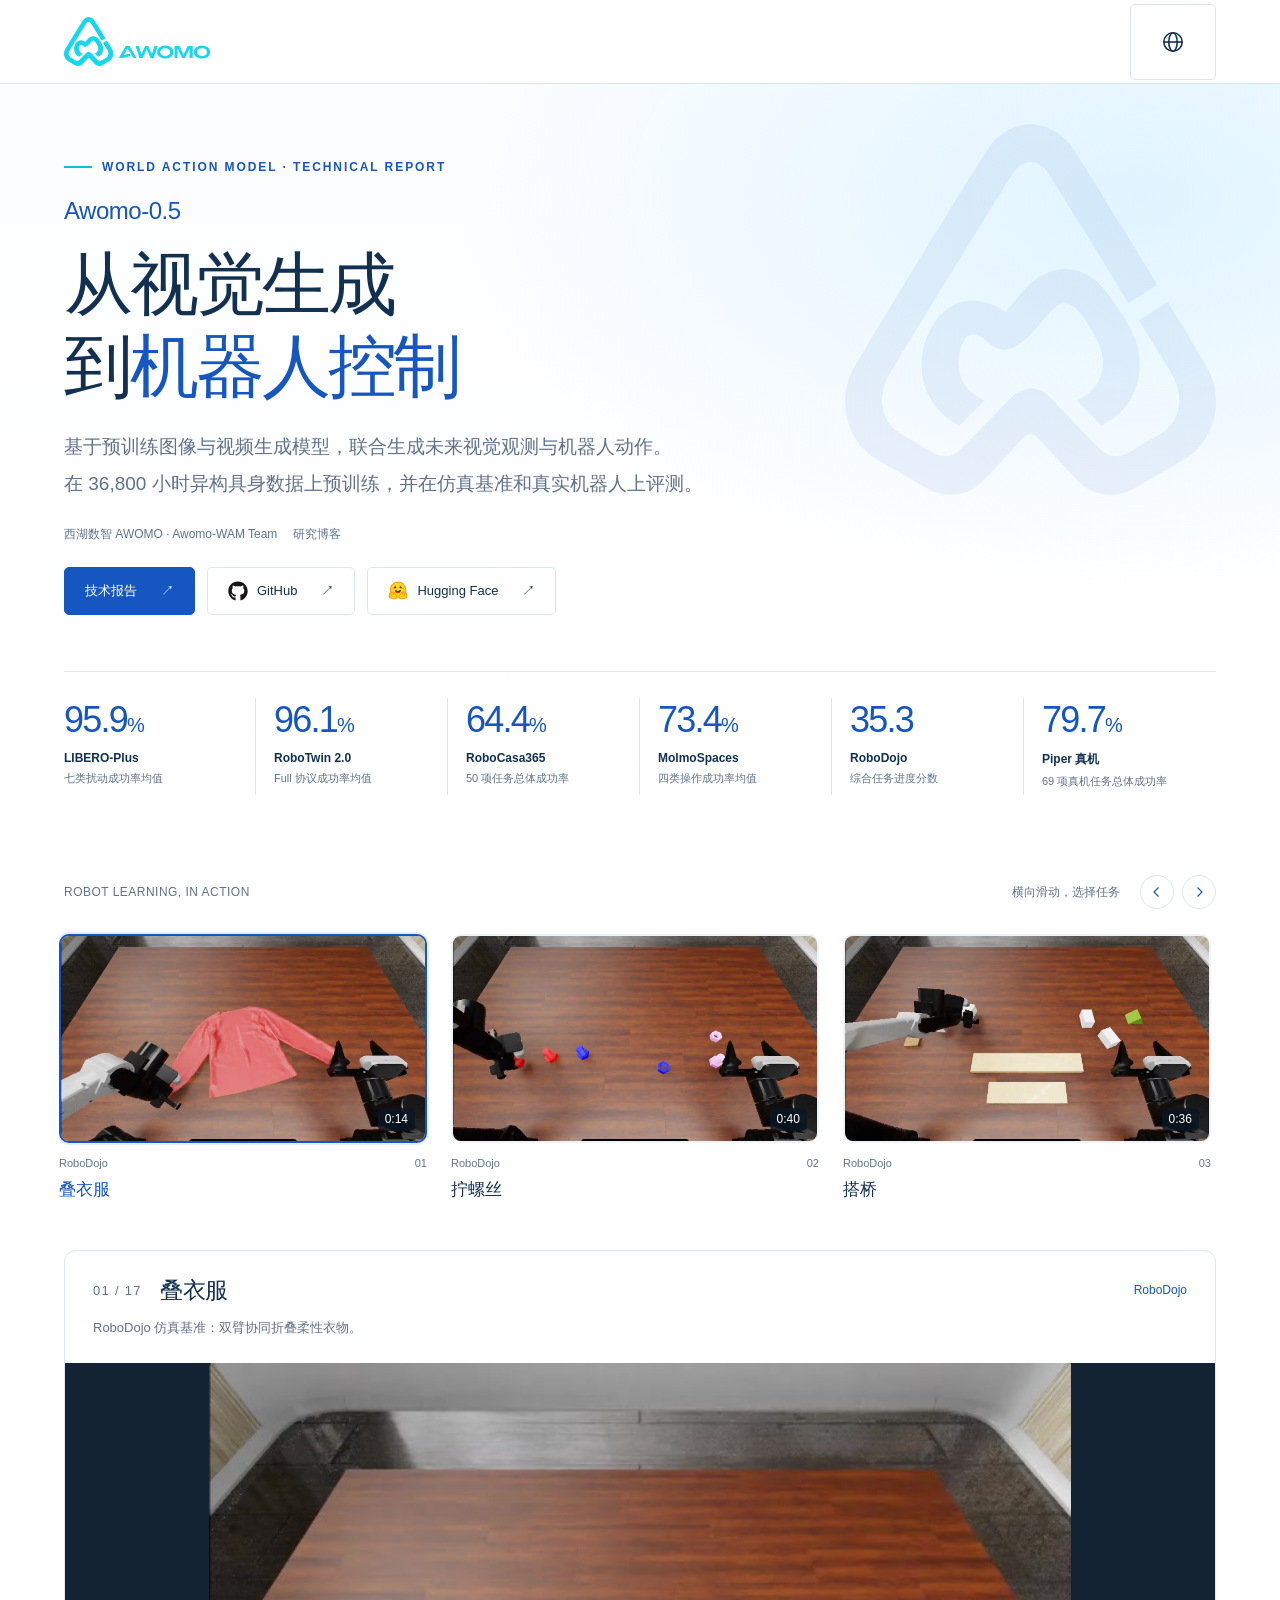
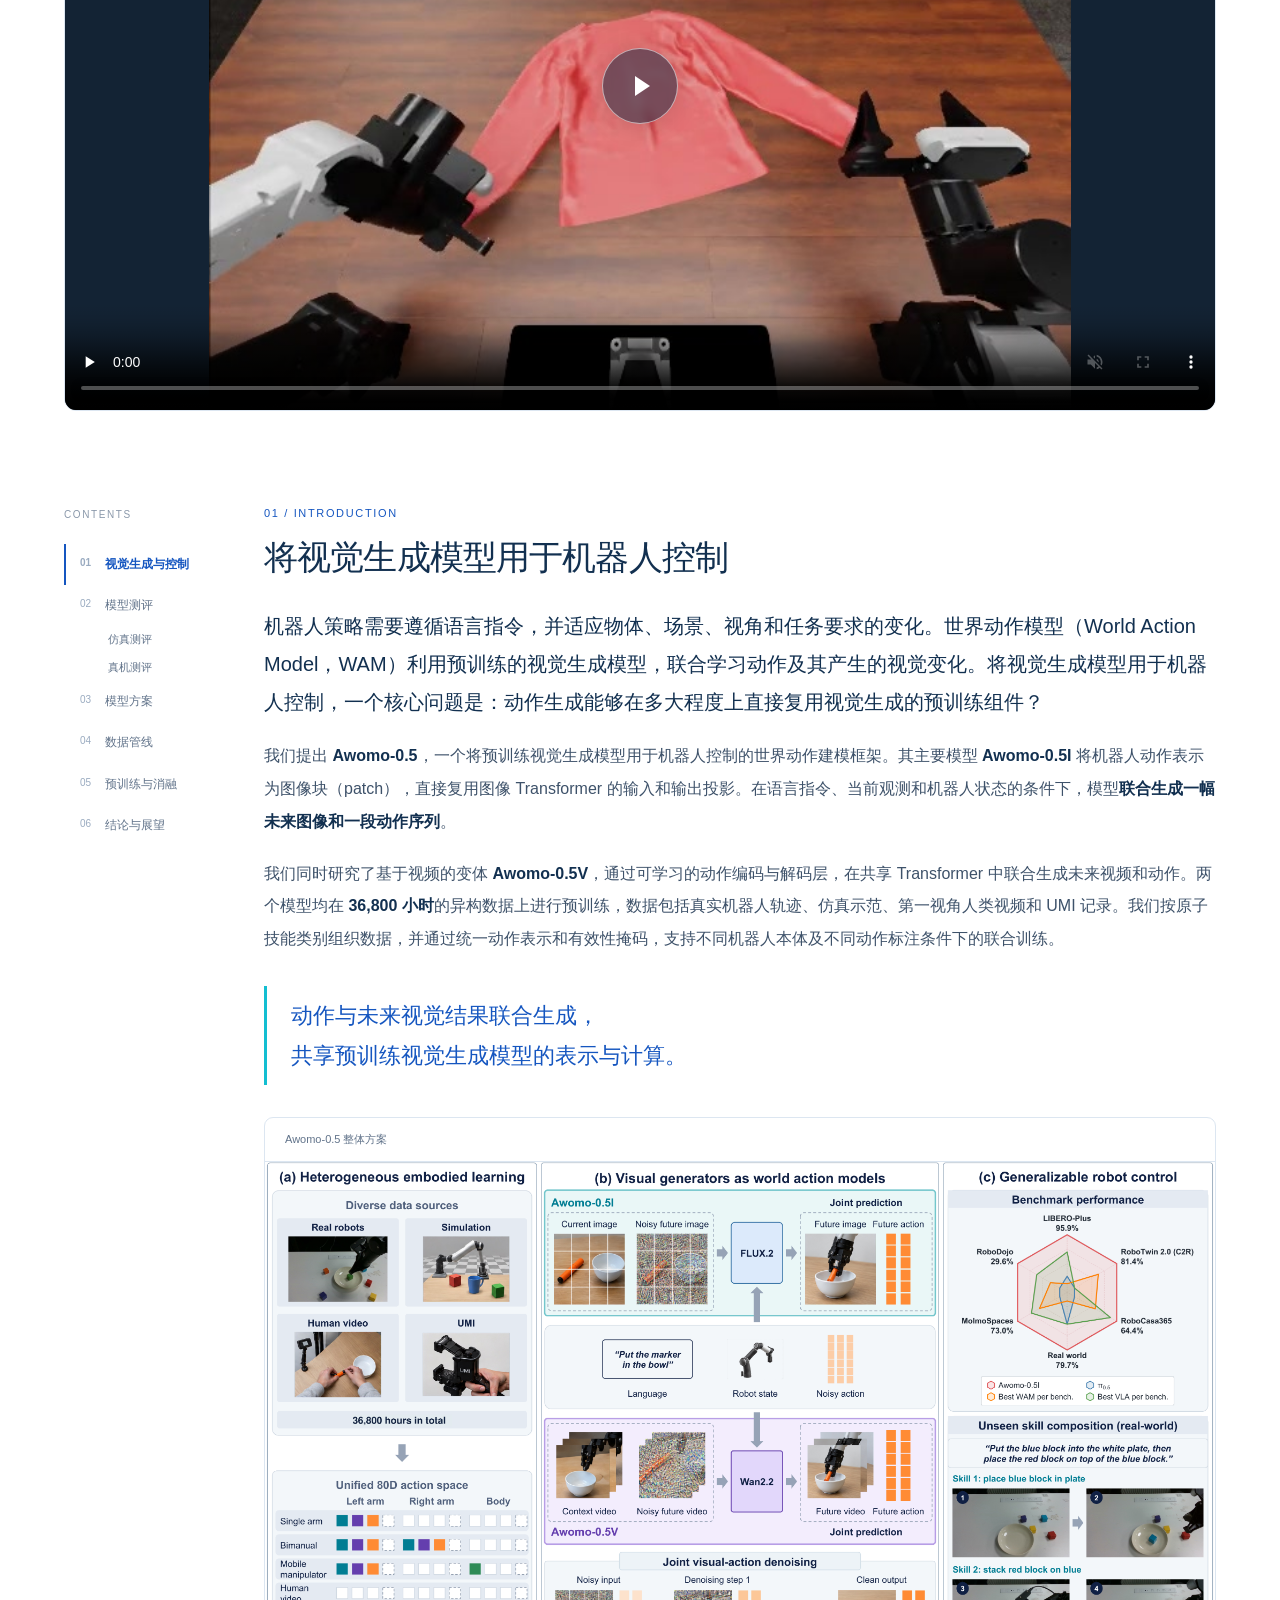
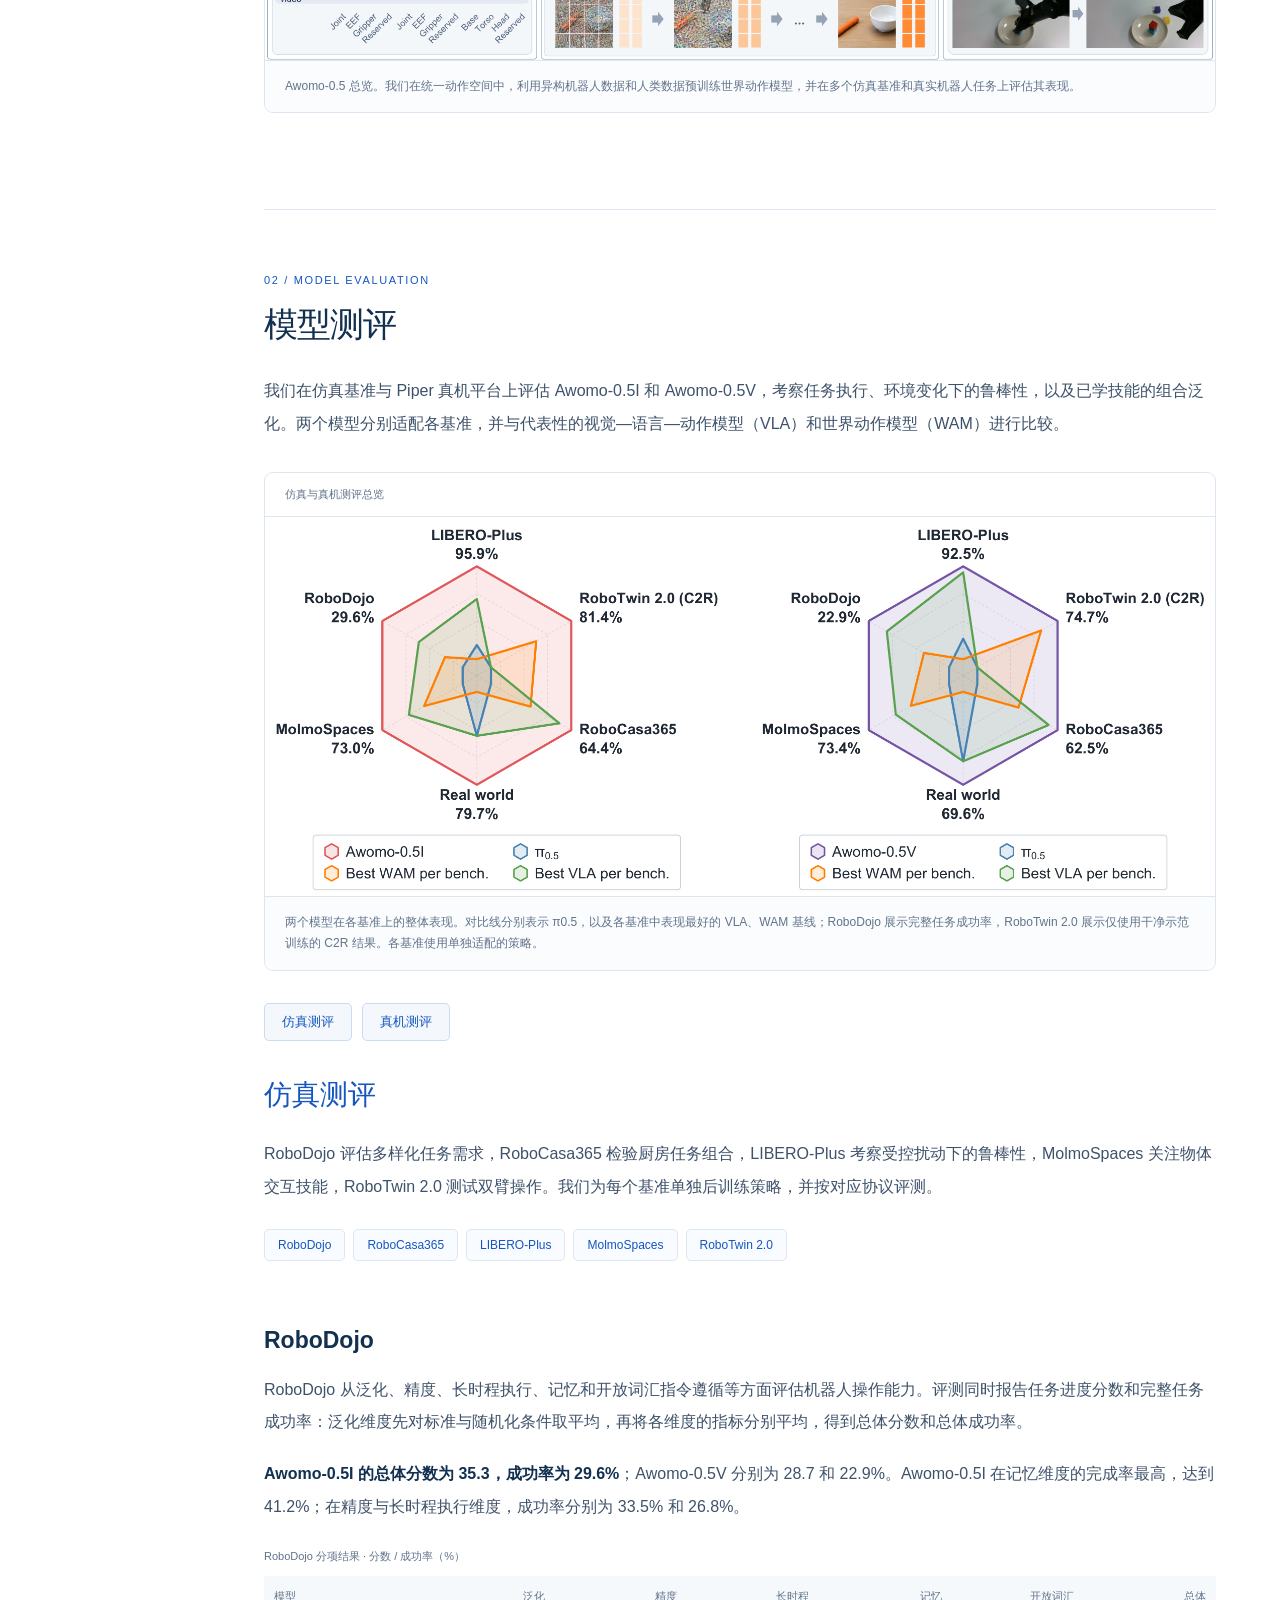
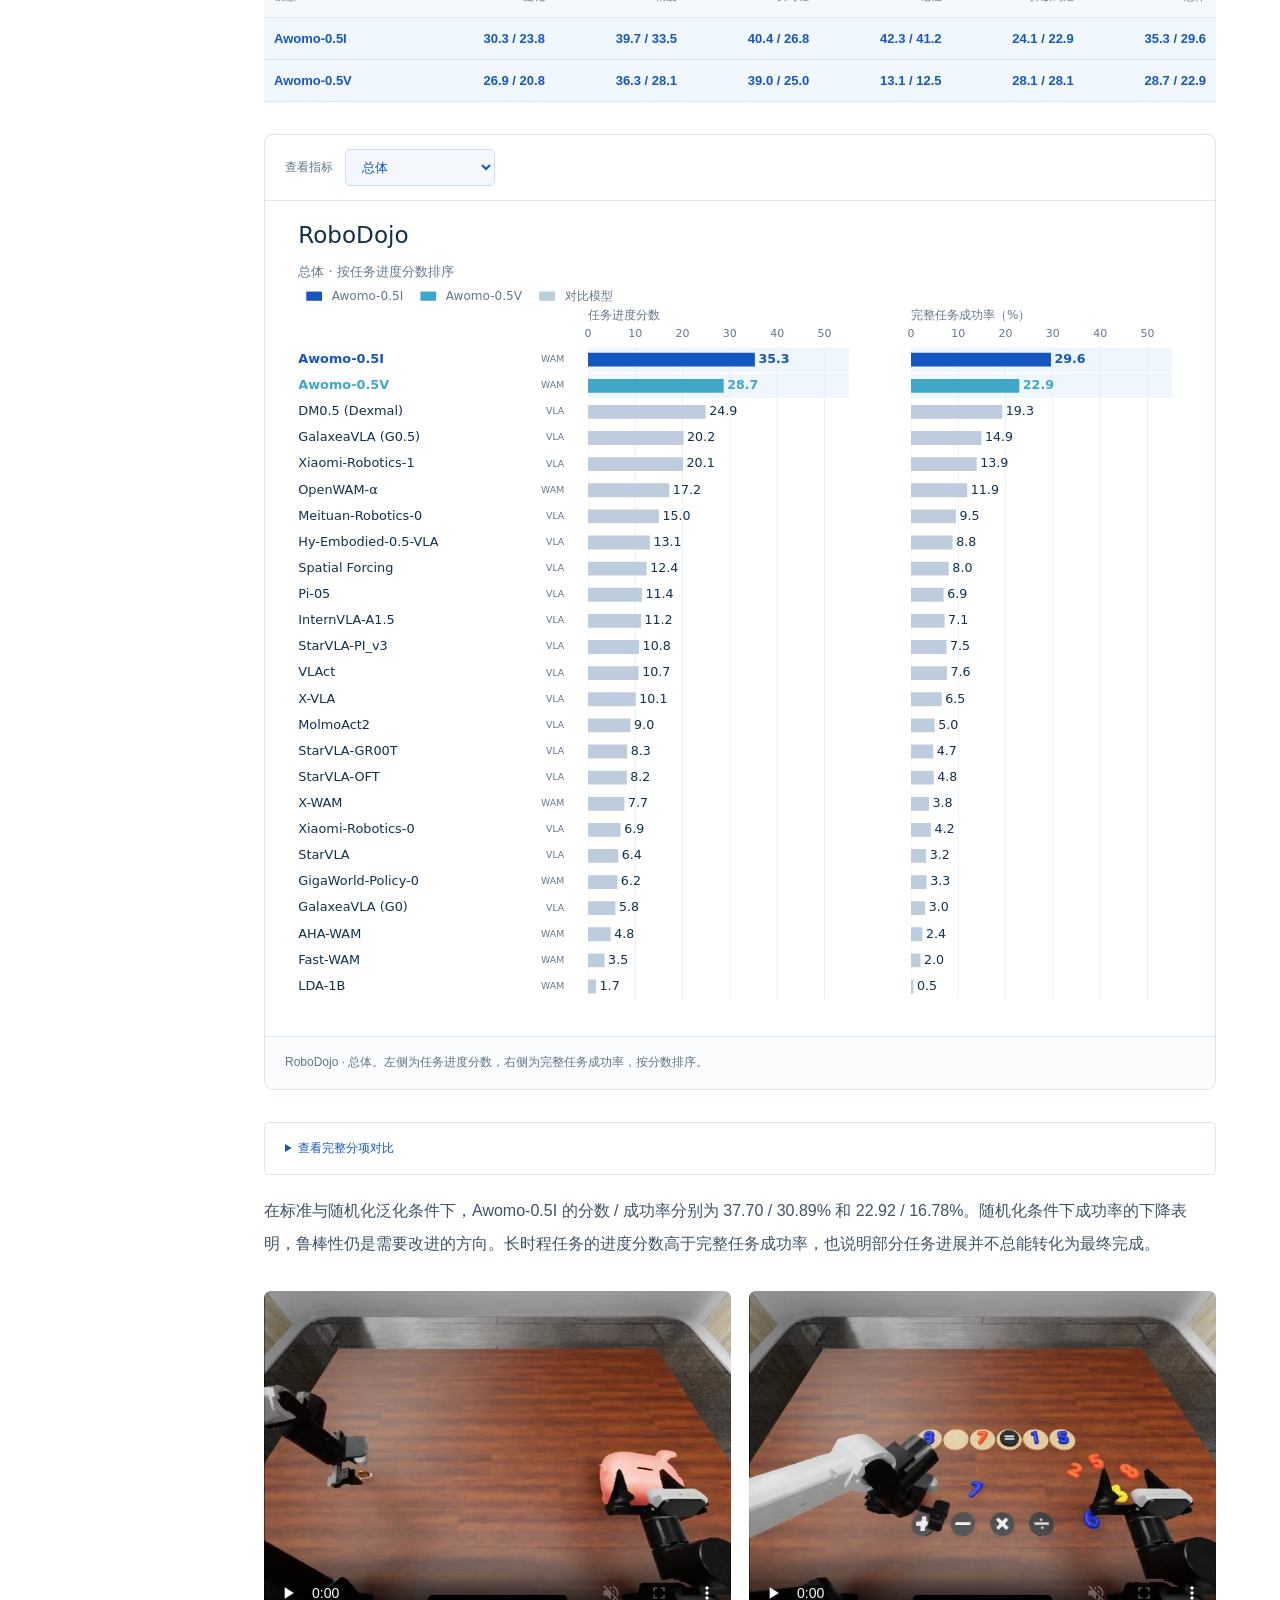
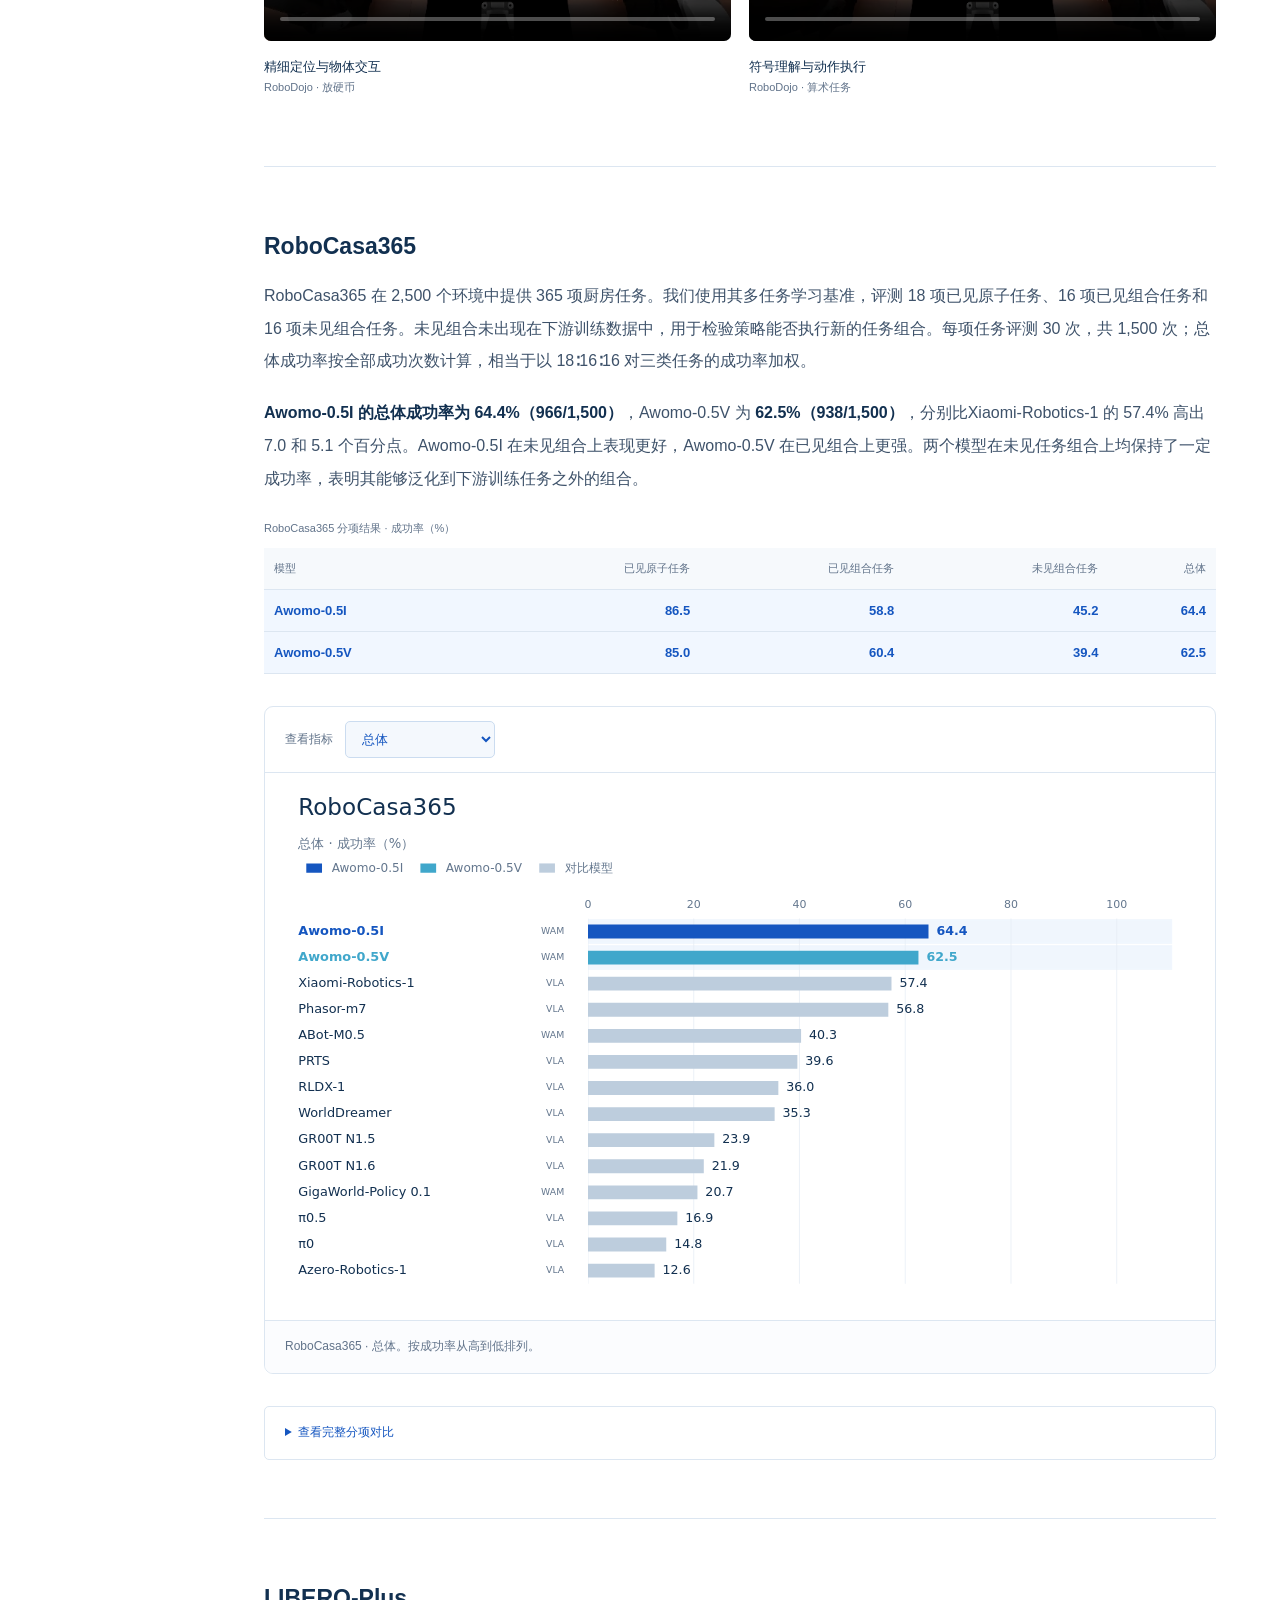
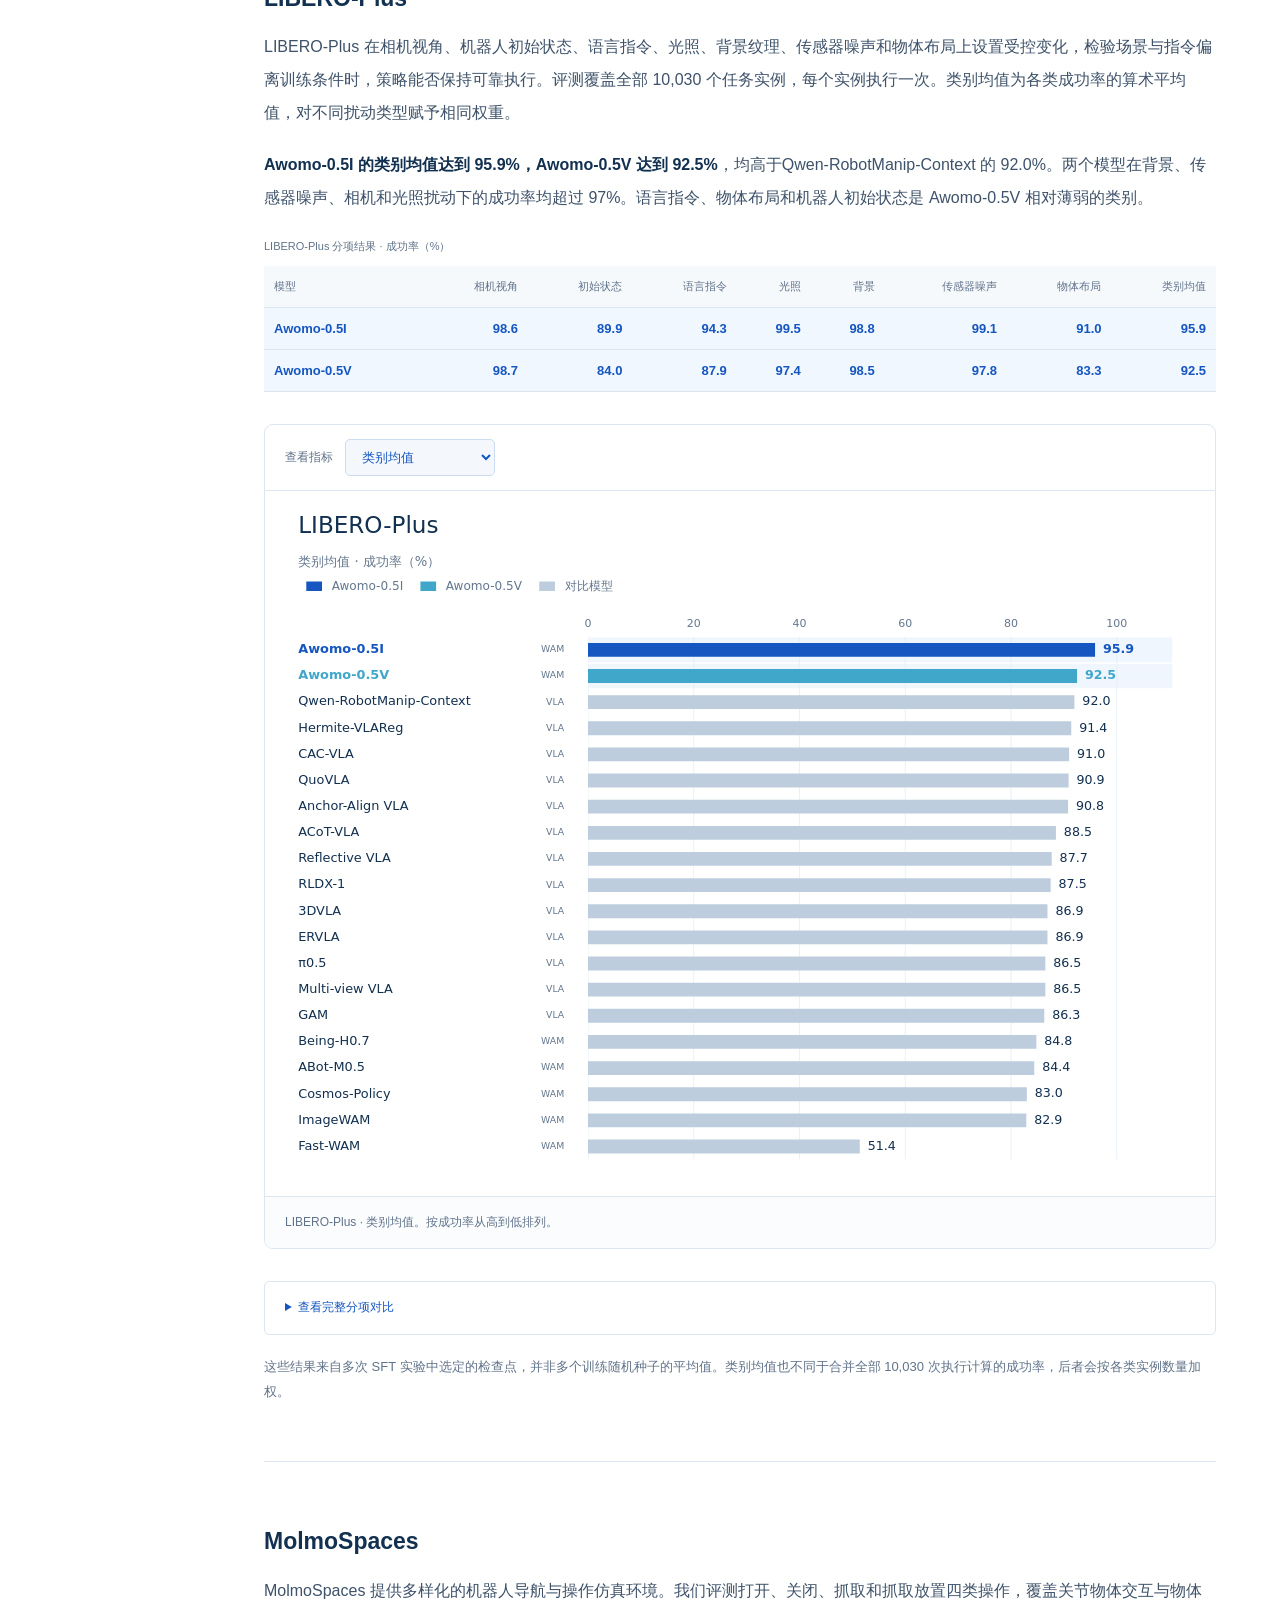
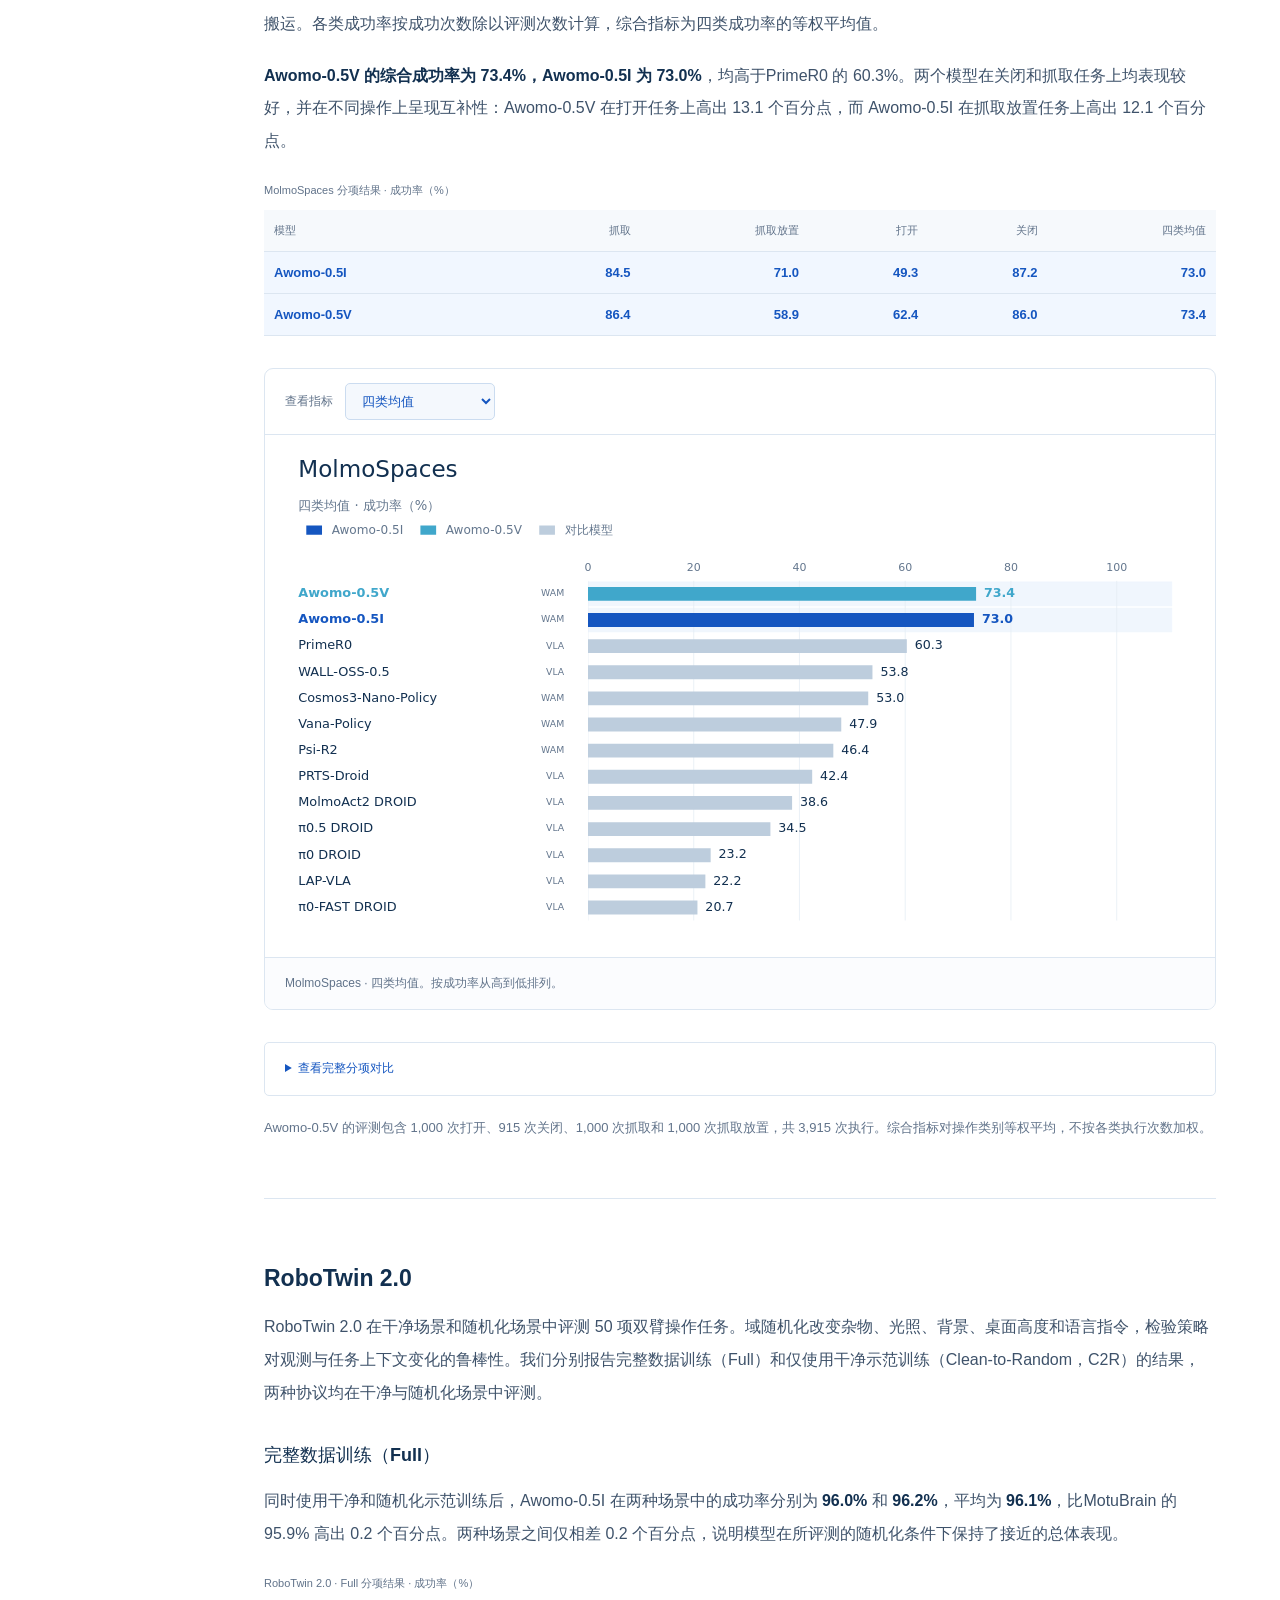
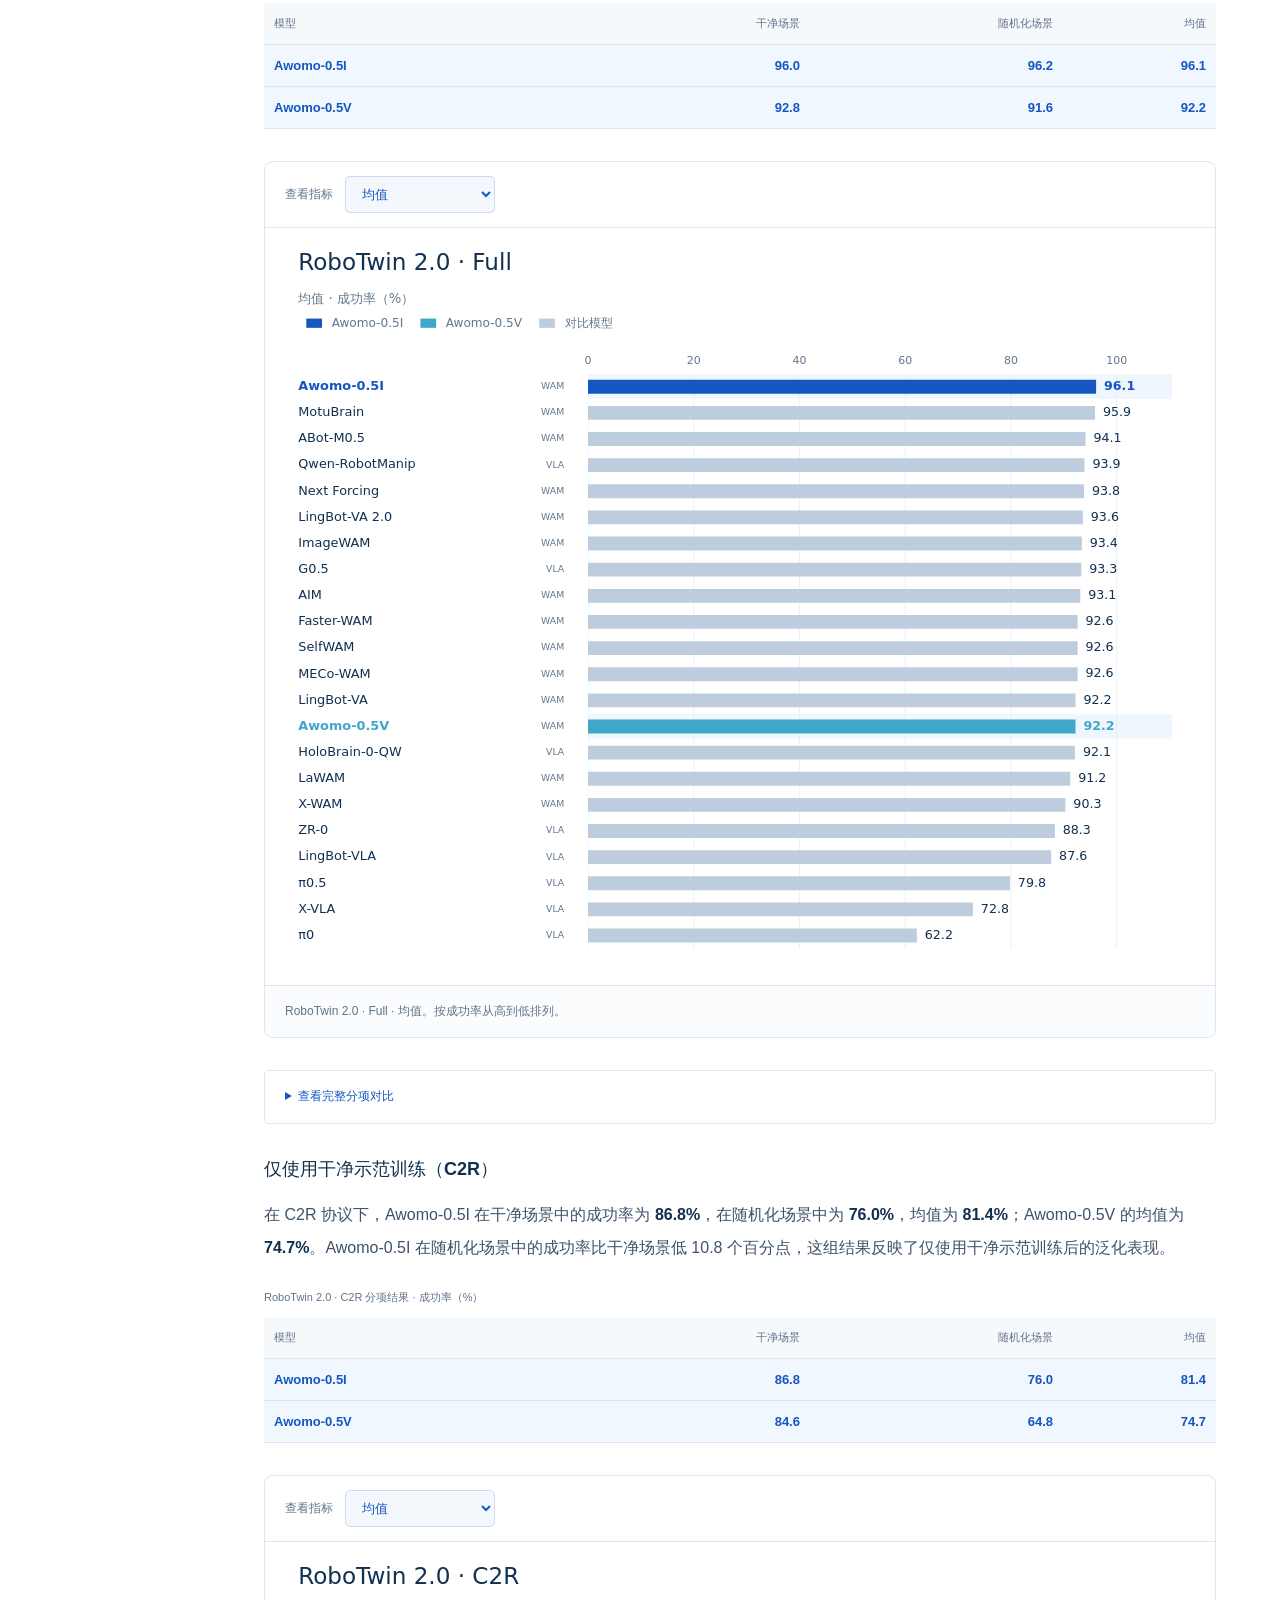
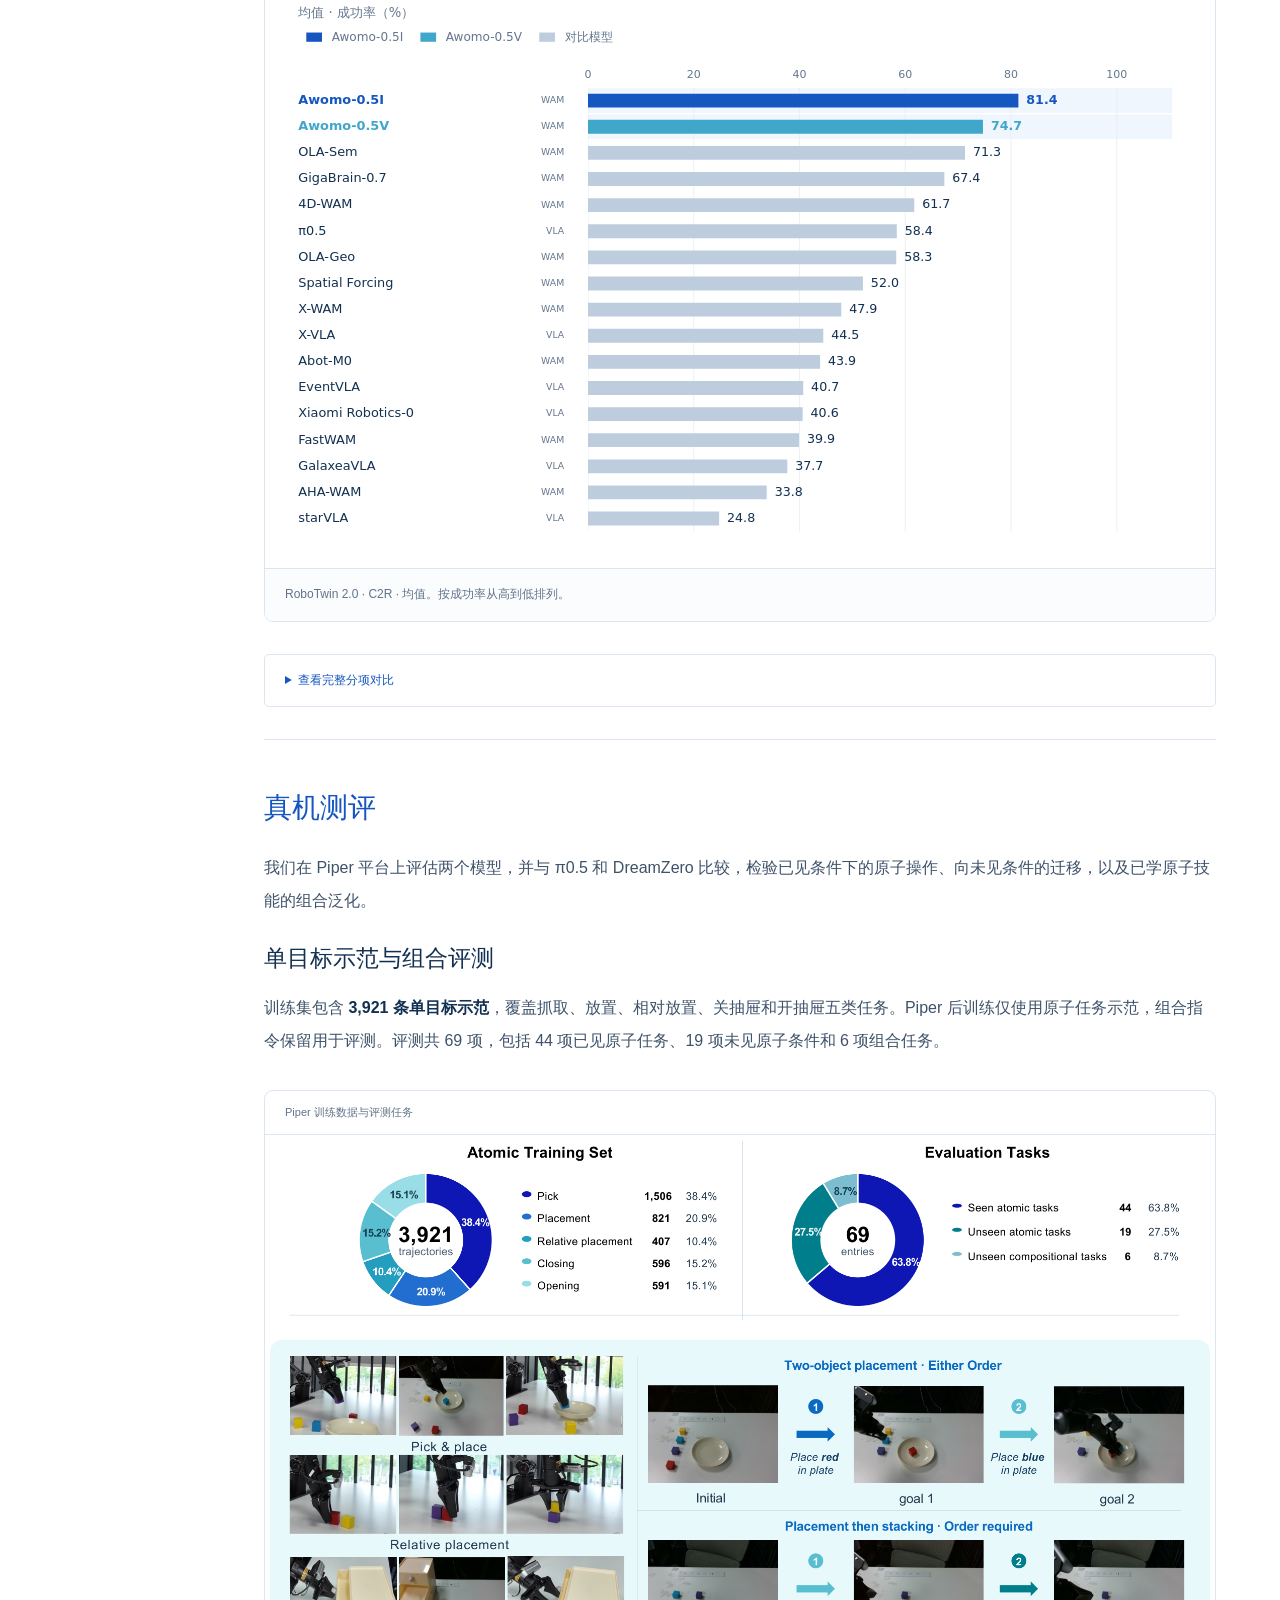
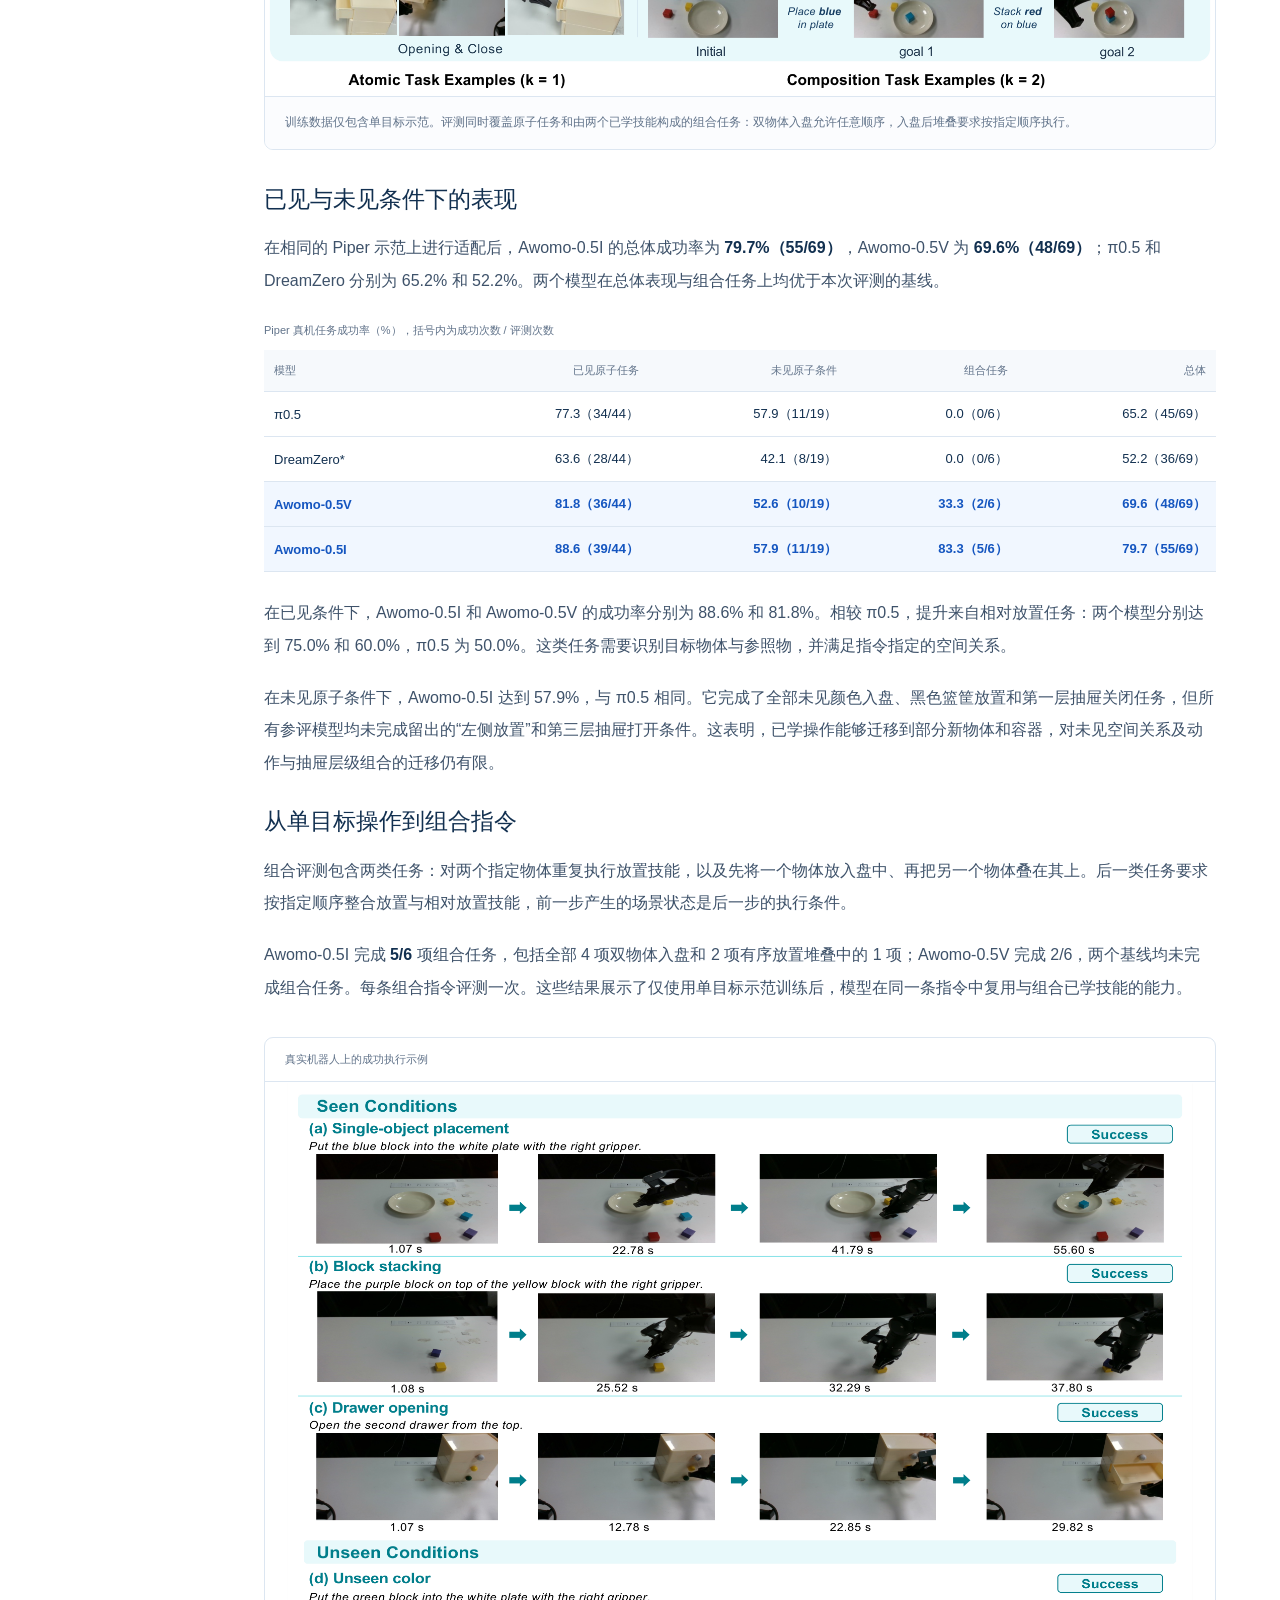
<file: zh.html>
<!doctype html>
<html lang="zh-CN"><head><meta charset="utf-8"><meta name="viewport" content="width=device-width,initial-scale=1"><meta name="theme-color" content="#1556c0"><meta name="description" content="Awomo-0.5 中文技术报告：以图像与视频生成模型为基础，在 36,800 小时异构数据上进行世界动作预训练，并在仿真基准与真实机器人上验证。"><title>Awomo-0.5：从视觉生成到机器人控制</title><link rel="icon" href="assets/awomo-logo.png"><link rel="stylesheet" href="styles.css?v=22"><link rel="alternate" hreflang="zh-CN" href="zh.html"><link rel="alternate" hreflang="en" href="./"></head>
<body><a class="skip" href="#article">跳到正文</a><div class="progress" aria-hidden="true"></div>
<header><a class="brand" href="#top" aria-label="AWOMO 首页"><img src="assets/awomo-logo.png" alt="AWOMO"></a><details class="language-switch"><summary aria-label="选择语言" title="选择语言"><svg viewBox="0 0 24 24" width="24" height="24" fill="none" stroke="currentColor" stroke-width="1.6" aria-hidden="true"><circle cx="12" cy="12" r="9.2"></circle><ellipse cx="12" cy="12" rx="4.2" ry="9.2"></ellipse><path d="M2.8 12h18.4"></path></svg></summary><nav class="language-menu" aria-label="语言"><a href="./?v=23" lang="en" hreflang="en" data-language="en"><span>English</span><span class="language-current" aria-hidden="true"></span></a><a href="zh.html?v=23" lang="zh-CN" hreflang="zh-CN" data-language="zh-CN" aria-current="true"><span>简体中文</span><span class="language-current" aria-hidden="true"></span></a></nav></details></header>
<main id="top"><section class="hero"><div class="hero-inner"><div class="eyebrow">WORLD ACTION MODEL · TECHNICAL REPORT</div><h1><span class="model">Awomo-0.5</span>从视觉生成<br>到<em>机器人控制</em></h1><p class="hero-sub">基于预训练图像与视频生成模型，联合生成未来视觉观测与机器人动作。<br>在 36,800 小时异构具身数据上预训练，并在仿真基准和真实机器人上评测。</p><div class="hero-meta"><span>西湖数智 AWOMO · Awomo-WAM Team</span><span>研究博客</span></div><div class="links"><a class="button primary" href="assets/awomo-0.5-report.pdf" target="_blank" rel="noopener">技术报告 <span>↗</span></a><a class="button" href="https://github.com/Awomo-WestlakeDI/Awomo-0.5" target="_blank" rel="noopener"><span class="resource-label"><img class="resource-mark" src="assets/github-mark.svg" alt="" width="20" height="20" aria-hidden="true">GitHub</span><span aria-hidden="true">↗</span></a><a class="button" href="https://huggingface.co/collections/Auwomo/awomo-05" target="_blank" rel="noopener"><span class="resource-label"><img class="resource-mark" src="assets/huggingface-mark.png" alt="" width="20" height="20" aria-hidden="true">Hugging Face</span><span aria-hidden="true">↗</span></a></div>
<div class="facts" aria-label="主要模型测评结果"><div class="fact"><strong>95.9<small>%</small></strong><span>LIBERO-Plus</span><p>七类扰动成功率均值</p></div><div class="fact"><strong>96.1<small>%</small></strong><span>RoboTwin 2.0</span><p>Full 协议成功率均值</p></div><div class="fact"><strong>64.4<small>%</small></strong><span>RoboCasa365</span><p>50 项任务总体成功率</p></div><div class="fact"><strong>73.4<small>%</small></strong><span>MolmoSpaces</span><p>四类操作成功率均值</p></div><div class="fact"><strong>35.3</strong><span>RoboDojo</span><p>综合任务进度分数</p></div><div class="fact"><strong>79.7<small>%</small></strong><span>Piper 真机</span><p>69 项真机任务总体成功率</p></div></div></div></section>
<section class="intro-showcase video-gallery" id="demos" aria-label="任务演示">
<div class="showcase-label"><span>ROBOT LEARNING, IN ACTION</span><div class="gallery-navigation"><span class="gallery-hint">横向滑动，选择任务</span><button class="gallery-scroll" type="button" data-direction="-1" aria-label="向前浏览视频" aria-controls="gallery-strip" disabled><svg viewBox="0 0 24 24" aria-hidden="true"><path d="m14 6-6 6 6 6"/></svg></button><button class="gallery-scroll" type="button" data-direction="1" aria-label="向后浏览视频" aria-controls="gallery-strip"><svg viewBox="0 0 24 24" aria-hidden="true"><path d="m10 6 6 6-6 6"/></svg></button></div></div>
<div class="gallery-strip" id="gallery-strip" role="tablist" aria-label="选择任务演示">
<button id="gallery-tab-dojo-clothes" class="gallery-card" type="button" role="tab" aria-controls="gallery-panel" aria-selected="true" tabindex="0" data-video="media/episode_0000000_cam_head_success_clothes.mp4" data-poster="assets/gallery/dojo-clothes.jpg" data-title="叠衣服" data-description="RoboDojo 仿真基准：双臂协同折叠柔性衣物。" data-benchmark="RoboDojo" data-anchor="#benchmark-robodojo" data-group="robodojo" data-label="RoboDojo · 叠衣服"><span class="gallery-thumb"><img src="assets/gallery/dojo-clothes.jpg" alt="" loading="lazy" decoding="async"><span class="gallery-duration">0:14</span></span><span class="gallery-card-meta"><span>RoboDojo</span><span>01</span></span><span class="gallery-card-title">叠衣服</span></button>
<button id="gallery-tab-dojo-screw" class="gallery-card" type="button" role="tab" aria-controls="gallery-panel" aria-selected="false" tabindex="-1" data-video="media/episode_0000000_cam_head_success_screw.mp4" data-poster="assets/gallery/dojo-screw.jpg" data-title="拧螺丝" data-description="RoboDojo 仿真基准：通过精细接触操作完成螺丝拧合。" data-benchmark="RoboDojo" data-anchor="#benchmark-robodojo" data-group="robodojo" data-label="RoboDojo · 拧螺丝"><span class="gallery-thumb"><img src="assets/gallery/dojo-screw.jpg" alt="" loading="lazy" decoding="async"><span class="gallery-duration">0:40</span></span><span class="gallery-card-meta"><span>RoboDojo</span><span>02</span></span><span class="gallery-card-title">拧螺丝</span></button>
<button id="gallery-tab-dojo-bridge" class="gallery-card" type="button" role="tab" aria-controls="gallery-panel" aria-selected="false" tabindex="-1" data-video="media/episode_0000001_cam_head_success.mp4" data-poster="assets/gallery/dojo-bridge.jpg" data-title="搭桥" data-description="RoboDojo 仿真基准：按顺序摆放积木与木板，搭建桥梁。" data-benchmark="RoboDojo" data-anchor="#benchmark-robodojo" data-group="robodojo" data-label="RoboDojo · 搭桥"><span class="gallery-thumb"><img src="assets/gallery/dojo-bridge.jpg" alt="" loading="lazy" decoding="async"><span class="gallery-duration">0:36</span></span><span class="gallery-card-meta"><span>RoboDojo</span><span>03</span></span><span class="gallery-card-title">搭桥</span></button>
<button id="gallery-tab-dojo-equation" class="gallery-card" type="button" role="tab" aria-controls="gallery-panel" aria-selected="false" tabindex="-1" data-video="media/episode_0000003_cam_head_success_equation.mp4" data-poster="assets/gallery/dojo-equation.jpg" data-title="完成算式" data-description="RoboDojo 仿真基准：选择并摆放数字与运算符，完成算式。" data-benchmark="RoboDojo" data-anchor="#benchmark-robodojo" data-group="robodojo" data-label="RoboDojo · 完成算式"><span class="gallery-thumb"><img src="assets/gallery/dojo-equation.jpg" alt="" loading="lazy" decoding="async"><span class="gallery-duration">0:09</span></span><span class="gallery-card-meta"><span>RoboDojo</span><span>04</span></span><span class="gallery-card-title">完成算式</span></button>
<button id="gallery-tab-real-drawer" class="gallery-card" type="button" role="tab" aria-controls="gallery-panel" aria-selected="false" tabindex="-1" data-video="media/31_open_drawer_01_success_3x.mp4" data-poster="assets/gallery/real-drawer.jpg" data-title="打开第一层抽屉" data-description="Piper 真机原子技能评测：拉开第一层抽屉。" data-benchmark="Piper 真机" data-anchor="#real" data-group="real" data-label="Piper 真机 · 打开第一层抽屉"><span class="gallery-thumb"><img src="assets/gallery/real-drawer.jpg" alt="" loading="lazy" decoding="async"><span class="gallery-duration">0:14</span></span><span class="gallery-card-meta"><span>Piper 真机</span><span>05</span></span><span class="gallery-card-title">打开第一层抽屉</span></button>
<button id="gallery-tab-real-green" class="gallery-card" type="button" role="tab" aria-controls="gallery-panel" aria-selected="false" tabindex="-1" data-video="media/57_pick_place_12_success_3x.mp4" data-poster="assets/gallery/real-green.jpg" data-title="将绿块放入白盘" data-description="Piper 真机原子技能评测：将绿色方块放入白色盘子，测试未见物体颜色。" data-benchmark="Piper 真机" data-anchor="#real" data-group="real" data-label="Piper 真机 · 将绿块放入白盘"><span class="gallery-thumb"><img src="assets/gallery/real-green.jpg" alt="" loading="lazy" decoding="async"><span class="gallery-duration">0:13</span></span><span class="gallery-card-meta"><span>Piper 真机</span><span>06</span></span><span class="gallery-card-title">将绿块放入白盘</span></button>
<button id="gallery-tab-real-basket" class="gallery-card" type="button" role="tab" aria-controls="gallery-panel" aria-selected="false" tabindex="-1" data-video="media/63_pick_place_18_success_3x.mp4" data-poster="assets/gallery/real-basket.jpg" data-title="将紫块放入黑篮" data-description="Piper 真机原子技能评测：将紫色方块放入黑色篮子，测试未见目标容器。" data-benchmark="Piper 真机" data-anchor="#real" data-group="real" data-label="Piper 真机 · 将紫块放入黑篮"><span class="gallery-thumb"><img src="assets/gallery/real-basket.jpg" alt="" loading="lazy" decoding="async"><span class="gallery-duration">0:11</span></span><span class="gallery-card-meta"><span>Piper 真机</span><span>07</span></span><span class="gallery-card-title">将紫块放入黑篮</span></button>
<button id="gallery-tab-real-two-blocks" class="gallery-card" type="button" role="tab" aria-controls="gallery-panel" aria-selected="false" tabindex="-1" data-video="media/65_pick_place_20_success_3x.mp4" data-poster="assets/gallery/real-two-blocks.jpg" data-title="将两块方块依次放入盘中" data-description="Piper 真机组合任务：将紫色和黄色方块依次放入白色盘子。" data-benchmark="Piper 真机" data-anchor="#real" data-group="real" data-label="Piper 真机 · 将两块方块依次放入盘中"><span class="gallery-thumb"><img src="assets/gallery/real-two-blocks.jpg" alt="" loading="lazy" decoding="async"><span class="gallery-duration">0:23</span></span><span class="gallery-card-meta"><span>Piper 真机</span><span>08</span></span><span class="gallery-card-title">将两块方块依次放入盘中</span></button>
<button id="gallery-tab-real-stack" class="gallery-card" type="button" role="tab" aria-controls="gallery-panel" aria-selected="false" tabindex="-1" data-video="media/69_pick_place_24_success_3x.mp4" data-poster="assets/gallery/real-stack.jpg" data-title="先放置，再堆叠" data-description="Piper 真机组合任务：先将红色方块放入盘中，再将黄色方块叠在红色方块上。" data-benchmark="Piper 真机" data-anchor="#real" data-group="real" data-label="Piper 真机 · 先放置，再堆叠"><span class="gallery-thumb"><img src="assets/gallery/real-stack.jpg" alt="" loading="lazy" decoding="async"><span class="gallery-duration">0:20</span></span><span class="gallery-card-meta"><span>Piper 真机</span><span>09</span></span><span class="gallery-card-title">先放置，再堆叠</span></button>
<button id="gallery-tab-casa-drawer" class="gallery-card" type="button" role="tab" aria-controls="gallery-panel" aria-selected="false" tabindex="-1" data-video="media/robocasa-PickPlaceDrawerToCounter.mp4" data-poster="assets/gallery/casa-drawer.jpg" data-title="抽屉取物" data-description="RoboCasa365 厨房仿真基准：从抽屉中取出物品并放到台面上。" data-benchmark="RoboCasa365" data-anchor="#benchmark-robocasa" data-group="robocasa" data-label="RoboCasa365 · 抽屉取物"><span class="gallery-thumb"><img src="assets/gallery/casa-drawer.jpg" alt="" loading="lazy" decoding="async"><span class="gallery-duration">0:16</span></span><span class="gallery-card-meta"><span>RoboCasa365</span><span>10</span></span><span class="gallery-card-title">抽屉取物</span></button>
<button id="gallery-tab-casa-coffee" class="gallery-card" type="button" role="tab" aria-controls="gallery-panel" aria-selected="false" tabindex="-1" data-video="media/robocasa-CoffeeSetupMug.mp4" data-poster="assets/gallery/casa-coffee.jpg" data-title="咖啡杯定位" data-description="RoboCasa365 厨房仿真基准：将杯子放到咖啡机下方的指定位置。" data-benchmark="RoboCasa365" data-anchor="#benchmark-robocasa" data-group="robocasa" data-label="RoboCasa365 · 咖啡杯定位"><span class="gallery-thumb"><img src="assets/gallery/casa-coffee.jpg" alt="" loading="lazy" decoding="async"><span class="gallery-duration">0:11</span></span><span class="gallery-card-meta"><span>RoboCasa365</span><span>11</span></span><span class="gallery-card-title">咖啡杯定位</span></button>
<button id="gallery-tab-casa-fruit" class="gallery-card" type="button" role="tab" aria-controls="gallery-panel" aria-selected="false" tabindex="-1" data-video="media/robocasa-WashFruitColander.mp4" data-poster="assets/gallery/casa-fruit.jpg" data-title="漏篮洗水果" data-description="RoboCasa365 厨房仿真基准：使用漏篮在水槽中清洗水果，完成多步骤厨房任务。" data-benchmark="RoboCasa365" data-anchor="#benchmark-robocasa" data-group="robocasa" data-label="RoboCasa365 · 漏篮洗水果"><span class="gallery-thumb"><img src="assets/gallery/casa-fruit.jpg" alt="" loading="lazy" decoding="async"><span class="gallery-duration">1:30</span></span><span class="gallery-card-meta"><span>RoboCasa365</span><span>12</span></span><span class="gallery-card-title">漏篮洗水果</span></button>
<button id="gallery-tab-casa-dishwasher" class="gallery-card" type="button" role="tab" aria-controls="gallery-panel" aria-selected="false" tabindex="-1" data-video="media/robocasa-LoadDishwasher.mp4" data-poster="assets/gallery/casa-dishwasher.jpg" data-title="装载洗碗机" data-description="RoboCasa365 厨房仿真基准：取放餐具，将其装入洗碗机。" data-benchmark="RoboCasa365" data-anchor="#benchmark-robocasa" data-group="robocasa" data-label="RoboCasa365 · 装载洗碗机"><span class="gallery-thumb"><img src="assets/gallery/casa-dishwasher.jpg" alt="" loading="lazy" decoding="async"><span class="gallery-duration">0:36</span></span><span class="gallery-card-meta"><span>RoboCasa365</span><span>13</span></span><span class="gallery-card-title">装载洗碗机</span></button>
<button id="gallery-tab-libero-drawer" class="gallery-card" type="button" role="tab" aria-controls="gallery-panel" aria-selected="false" tabindex="-1" data-video="media/liberoplus-01_drawer_level5.mp4" data-poster="assets/gallery/libero-drawer.jpg" data-title="放碗入抽屉，再关上抽屉" data-description="LIBERO-Plus 鲁棒性基准 · Level 5 布局扰动：将黑碗放入柜子底部抽屉，再关上抽屉。" data-benchmark="LIBERO-Plus" data-anchor="#benchmark-libero" data-group="libero" data-label="LIBERO-Plus · 放碗入抽屉，再关上抽屉"><span class="gallery-thumb"><img src="assets/gallery/libero-drawer.jpg" alt="" loading="lazy" decoding="async"><span class="gallery-duration">0:13</span></span><span class="gallery-card-meta"><span>LIBERO-Plus</span><span>14</span></span><span class="gallery-card-title">放碗入抽屉，再关上抽屉</span></button>
<button id="gallery-tab-libero-microwave" class="gallery-card" type="button" role="tab" aria-controls="gallery-panel" aria-selected="false" tabindex="-1" data-video="media/liberoplus-02_microwave_level5.mp4" data-poster="assets/gallery/libero-microwave.jpg" data-title="杯子入微波炉，再关门" data-description="LIBERO-Plus 鲁棒性基准 · Level 5 布局扰动：将黄白色杯子放进微波炉，再关上炉门。" data-benchmark="LIBERO-Plus" data-anchor="#benchmark-libero" data-group="libero" data-label="LIBERO-Plus · 杯子入微波炉，再关门"><span class="gallery-thumb"><img src="assets/gallery/libero-microwave.jpg" alt="" loading="lazy" decoding="async"><span class="gallery-duration">0:14</span></span><span class="gallery-card-meta"><span>LIBERO-Plus</span><span>15</span></span><span class="gallery-card-title">杯子入微波炉，再关门</span></button>
<button id="gallery-tab-libero-stove" class="gallery-card" type="button" role="tab" aria-controls="gallery-panel" aria-selected="false" tabindex="-1" data-video="media/liberoplus-03_stove_level5.mp4" data-poster="assets/gallery/libero-stove.jpg" data-title="开炉，再放上摩卡壶" data-description="LIBERO-Plus 鲁棒性基准 · Level 5 布局扰动：打开炉子，再将摩卡壶放到炉子上。" data-benchmark="LIBERO-Plus" data-anchor="#benchmark-libero" data-group="libero" data-label="LIBERO-Plus · 开炉，再放上摩卡壶"><span class="gallery-thumb"><img src="assets/gallery/libero-stove.jpg" alt="" loading="lazy" decoding="async"><span class="gallery-duration">0:15</span></span><span class="gallery-card-meta"><span>LIBERO-Plus</span><span>16</span></span><span class="gallery-card-title">开炉，再放上摩卡壶</span></button>
<button id="gallery-tab-libero-mugs" class="gallery-card" type="button" role="tab" aria-controls="gallery-panel" aria-selected="false" tabindex="-1" data-video="media/liberoplus-05_two_mugs_level5.mp4" data-poster="assets/gallery/libero-mugs.jpg" data-title="将两只杯子分别摆入左右盘" data-description="LIBERO-Plus 鲁棒性基准 · Level 5 布局扰动：将白杯放到左侧盘子，将黄白色杯子放到右侧盘子。" data-benchmark="LIBERO-Plus" data-anchor="#benchmark-libero" data-group="libero" data-label="LIBERO-Plus · 将两只杯子分别摆入左右盘"><span class="gallery-thumb"><img src="assets/gallery/libero-mugs.jpg" alt="" loading="lazy" decoding="async"><span class="gallery-duration">0:12</span></span><span class="gallery-card-meta"><span>LIBERO-Plus</span><span>17</span></span><span class="gallery-card-title">将两只杯子分别摆入左右盘</span></button>
</div>
<div class="gallery-panel" id="gallery-panel" role="tabpanel" aria-labelledby="gallery-tab-dojo-clothes">
<div class="gallery-heading" aria-live="polite" aria-atomic="true"><div class="gallery-title-row"><span class="gallery-counter">01 / 17</span><h2 id="gallery-title">叠衣服</h2><a class="gallery-benchmark" href="#benchmark-robodojo">RoboDojo</a></div><div class="gallery-description">RoboDojo 仿真基准：双臂协同折叠柔性衣物。</div></div>
<div class="gallery-screen"><video id="gallery-player" controls muted playsinline preload="none" poster="assets/gallery/dojo-clothes.jpg" src="media/episode_0000000_cam_head_success_clothes.mp4" aria-label="RoboDojo · 叠衣服"></video><button class="gallery-play" type="button" aria-label="播放演示" hidden><svg viewBox="0 0 32 32" aria-hidden="true"><path d="M11 6 26 16 11 26Z"/></svg></button></div>
<div class="gallery-status" role="status" hidden>视频暂时无法播放，请重新选择或稍后重试。</div>
</div>
</section>
<nav class="mobile-toc" aria-label="章节导航"><a href="#benchmarks">模型测评</a><a href="#model">模型方案</a><a href="#data">数据管线</a><a href="#evidence">预训练与消融</a><a href="#outlook">结论与展望</a></nav>
<div class="page"><aside class="toc" aria-label="文章目录"><div class="toc-title">CONTENTS</div><a href="#intro"><span>01</span>视觉生成与控制</a><a href="#benchmarks"><span>02</span>模型测评</a><a class="toc-sub" href="#simulation">仿真测评</a><a class="toc-sub" href="#real">真机测评</a><a href="#model"><span>03</span>模型方案</a><a href="#data"><span>04</span>数据管线</a><a href="#evidence"><span>05</span>预训练与消融</a><a href="#outlook"><span>06</span>结论与展望</a></aside>
<article id="article">
<section class="chapter" id="intro"><div class="section-no">01 / INTRODUCTION</div><h2>将视觉生成模型用于机器人控制</h2><p class="lead">机器人策略需要遵循语言指令，并适应物体、场景、视角和任务要求的变化。世界动作模型（World Action Model，WAM）利用预训练的视觉生成模型，联合学习动作及其产生的视觉变化。将视觉生成模型用于机器人控制，一个核心问题是：动作生成能够在多大程度上直接复用视觉生成的预训练组件？</p><p>我们提出 <strong>Awomo-0.5</strong>，一个将预训练视觉生成模型用于机器人控制的世界动作建模框架。其主要模型 <strong>Awomo-0.5I</strong> 将机器人动作表示为图像块（patch），直接复用图像 Transformer 的输入和输出投影。在语言指令、当前观测和机器人状态的条件下，模型<strong>联合生成一幅未来图像和一段动作序列</strong>。</p><p>我们同时研究了基于视频的变体 <strong>Awomo-0.5V</strong>，通过可学习的动作编码与解码层，在共享 Transformer 中联合生成未来视频和动作。两个模型均在 <strong>36,800 小时</strong>的异构数据上进行预训练，数据包括真实机器人轨迹、仿真示范、第一视角人类视频和 UMI 记录。我们按原子技能类别组织数据，并通过统一动作表示和有效性掩码，支持不同机器人本体及不同动作标注条件下的联合训练。</p><div class="insight">动作与未来视觉结果联合生成，<br>共享预训练视觉生成模型的表示与计算。</div><figure class="figure report-figure" id="report-figure-1"><div class="fig-top"><span>Awomo-0.5 整体方案</span></div><div class="diagram-scroll" tabindex="0" role="region" aria-label="Awomo-0.5 整体方案，可左右滑动"><img src="assets/report-figure-1.png?v=23" alt="Awomo-0.5 整体方案" loading="lazy"></div><div class="diagram-hint">左右滑动查看细节</div><figcaption>Awomo-0.5 总览。我们在统一动作空间中，利用异构机器人数据和人类数据预训练世界动作模型，并在多个仿真基准和真实机器人任务上评估其表现。</figcaption></figure></section>

<section class="chapter" id="benchmarks"><div class="section-no">02 / MODEL EVALUATION</div><h2>模型测评</h2>
<p>我们在仿真基准与 Piper 真机平台上评估 Awomo-0.5I 和 Awomo-0.5V，考察任务执行、环境变化下的鲁棒性，以及已学技能的组合泛化。两个模型分别适配各基准，并与代表性的视觉—语言—动作模型（VLA）和世界动作模型（WAM）进行比较。</p>
<figure class="figure report-figure" id="report-figure-9"><div class="fig-top"><span>仿真与真机测评总览</span></div><div class="diagram-scroll" tabindex="0" role="region" aria-label="仿真与真机测评总览，可左右滑动"><img src="assets/report-figure-9.png" alt="Awomo-0.5I 与 Awomo-0.5V 在仿真基准和 Piper 真机任务上的表现，与 π0.5 及各基准最优的 VLA、WAM 基线对比" loading="lazy"></div><div class="diagram-hint">左右滑动查看细节</div><figcaption>两个模型在各基准上的整体表现。对比线分别表示 π0.5，以及各基准中表现最好的 VLA、WAM 基线；RoboDojo 展示完整任务成功率，RoboTwin 2.0 展示仅使用干净示范训练的 C2R 结果。各基准使用单独适配的策略。</figcaption></figure>
<nav class="evaluation-nav" aria-label="模型测评分类"><a href="#simulation">仿真测评</a><a href="#real">真机测评</a></nav>
<div class="evaluation-part" id="simulation"><h3>仿真测评</h3>
<p>RoboDojo 评估多样化任务需求，RoboCasa365 检验厨房任务组合，LIBERO-Plus 考察受控扰动下的鲁棒性，MolmoSpaces 关注物体交互技能，RoboTwin 2.0 测试双臂操作。我们为每个基准单独后训练策略，并按对应协议评测。</p>
<nav class="benchmark-nav" aria-label="仿真基准导航"><a href="#benchmark-robodojo">RoboDojo</a><a href="#benchmark-robocasa">RoboCasa365</a><a href="#benchmark-libero">LIBERO-Plus</a><a href="#benchmark-molmospaces">MolmoSpaces</a><a href="#benchmark-robotwin">RoboTwin 2.0</a></nav>
<div class="benchmark-block" id="benchmark-robodojo"><h4>RoboDojo</h4>
<p>RoboDojo 从泛化、精度、长时程执行、记忆和开放词汇指令遵循等方面评估机器人操作能力。评测同时报告任务进度分数和完整任务成功率：泛化维度先对标准与随机化条件取平均，再将各维度的指标分别平均，得到总体分数和总体成功率。</p>
<p><strong>Awomo-0.5I 的总体分数为 35.3，成功率为 29.6%</strong>；Awomo-0.5V 分别为 28.7 和 22.9%。Awomo-0.5I 在记忆维度的完成率最高，达到 41.2%；在精度与长时程执行维度，成功率分别为 33.5% 和 26.8%。</p>
<div class="scroll-table benchmark-table" tabindex="0" role="region" aria-label="RoboDojo 分项结果 · 分数 / 成功率（%）"><table><caption>RoboDojo 分项结果 · 分数 / 成功率（%）</caption><thead><tr><th scope="col">模型</th><th scope="col">泛化</th><th scope="col">精度</th><th scope="col">长时程</th><th scope="col">记忆</th><th scope="col">开放词汇</th><th scope="col">总体</th></tr></thead><tbody><tr class="ours"><th scope="row">Awomo-0.5I</th><td>30.3 / 23.8</td><td>39.7 / 33.5</td><td>40.4 / 26.8</td><td>42.3 / 41.2</td><td>24.1 / 22.9</td><td>35.3 / 29.6</td></tr><tr class="ours"><th scope="row">Awomo-0.5V</th><td>26.9 / 20.8</td><td>36.3 / 28.1</td><td>39.0 / 25.0</td><td>13.1 / 12.5</td><td>28.1 / 28.1</td><td>28.7 / 22.9</td></tr></tbody></table></div>
<figure class="figure benchmark-chart" data-benchmark="RoboDojo" data-paired="true"><div class="fig-top"><label class="metric-control" for="metric-robodojo">查看指标<select class="benchmark-metric" id="metric-robodojo"><option value="5" data-src="assets/benchmarks/robodojo-5.svg?v=14" selected>总体</option><option value="0" data-src="assets/benchmarks/robodojo-0.svg?v=14">泛化</option><option value="1" data-src="assets/benchmarks/robodojo-1.svg?v=14">精度</option><option value="2" data-src="assets/benchmarks/robodojo-2.svg?v=14">长时程</option><option value="3" data-src="assets/benchmarks/robodojo-3.svg?v=14">记忆</option><option value="4" data-src="assets/benchmarks/robodojo-4.svg?v=14">开放词汇</option></select></label></div><div class="diagram-scroll" tabindex="0" role="region" aria-label="RoboDojo 模型对比图，可左右滑动"><img class="benchmark-image" src="assets/benchmarks/robodojo-5.svg?v=14" alt="RoboDojo · 总体。左侧为任务进度分数，右侧为完整任务成功率，按分数排序。" loading="lazy"></div><div class="diagram-hint">左右滑动查看完整图表；上方可切换分项指标</div><figcaption><span class="metric-caption" aria-live="polite">RoboDojo · 总体。左侧为任务进度分数，右侧为完整任务成功率，按分数排序。</span></figcaption></figure><details class="benchmark-details"><summary>查看完整分项对比</summary><div class="scroll-table benchmark-table" tabindex="0" role="region" aria-label="RoboDojo 完整模型对比 · 分数 / 成功率（%）"><table><caption>RoboDojo 完整模型对比 · 分数 / 成功率（%）</caption><thead><tr><th scope="col">模型</th><th scope="col">类别</th><th scope="col">泛化</th><th scope="col">精度</th><th scope="col">长时程</th><th scope="col">记忆</th><th scope="col">开放词汇</th><th scope="col">总体</th></tr></thead><tbody><tr><th scope="row">GalaxeaVLA (G0)</th><td>VLA</td><td>4.5 / 2.8</td><td>8.1 / 3.8</td><td>12.6 / 5.6</td><td>3.2 / 1.9</td><td>0.7 / 0.7</td><td>5.8 / 3.0</td></tr><tr><th scope="row">StarVLA</th><td>VLA</td><td>3.9 / 2.3</td><td>9.9 / 4.3</td><td>14.2 / 6.5</td><td>3.3 / 2.4</td><td>0.7 / 0.6</td><td>6.4 / 3.2</td></tr><tr><th scope="row">Xiaomi-Robotics-0</th><td>VLA</td><td>7.4 / 5.6</td><td>8.4 / 4.6</td><td>13.5 / 6.9</td><td>5.1 / 3.7</td><td>0.2 / 0.2</td><td>6.9 / 4.2</td></tr><tr><th scope="row">StarVLA-OFT</th><td>VLA</td><td>7.4 / 4.8</td><td>16.1 / 10.2</td><td>14.3 / 6.2</td><td>1.7 / 1.7</td><td>1.4 / 1.3</td><td>8.2 / 4.8</td></tr><tr><th scope="row">StarVLA-GR00T</th><td>VLA</td><td>8.0 / 5.3</td><td>9.6 / 4.7</td><td>16.2 / 7.2</td><td>5.6 / 4.3</td><td>1.9 / 1.9</td><td>8.3 / 4.7</td></tr><tr><th scope="row">MolmoAct2</th><td>VLA</td><td>8.5 / 4.7</td><td>10.9 / 4.5</td><td>15.2 / 7.0</td><td>5.5 / 4.6</td><td>4.8 / 4.4</td><td>9.0 / 5.0</td></tr><tr><th scope="row">X-VLA</th><td>VLA</td><td>10.5 / 6.8</td><td>18.3 / 12.0</td><td>16.5 / 9.8</td><td>4.8 / 3.6</td><td>0.6 / 0.5</td><td>10.1 / 6.5</td></tr><tr><th scope="row">VLAct</th><td>VLA</td><td>9.5 / 6.3</td><td>20.6 / 15.2</td><td>20.1 / 13.7</td><td>0.7 / 0.6</td><td>2.4 / 2.3</td><td>10.7 / 7.6</td></tr><tr><th scope="row">StarVLA-PI_v3</th><td>VLA</td><td>11.2 / 8.1</td><td>17.8 / 12.5</td><td>18.5 / 11.0</td><td>4.6 / 4.0</td><td>2.0 / 2.0</td><td>10.8 / 7.5</td></tr><tr><th scope="row">InternVLA-A1.5</th><td>VLA</td><td>10.4 / 6.8</td><td>15.2 / 10.2</td><td>23.8 / 13.8</td><td>4.9 / 3.6</td><td>1.4 / 1.4</td><td>11.2 / 7.1</td></tr><tr><th scope="row">Pi-05</th><td>VLA</td><td>13.4 / 8.2</td><td>12.4 / 5.5</td><td>23.5 / 14.7</td><td>5.9 / 4.7</td><td>2.0 / 1.7</td><td>11.4 / 6.9</td></tr><tr><th scope="row">Spatial Forcing</th><td>VLA</td><td>14.1 / 9.3</td><td>17.3 / 10.6</td><td>23.3 / 14.6</td><td>5.4 / 4.1</td><td>1.8 / 1.6</td><td>12.4 / 8.0</td></tr><tr><th scope="row">Hy-Embodied-0.5-VLA</th><td>VLA</td><td>11.8 / 8.4</td><td>13.8 / 8.0</td><td>25.7 / 14.9</td><td>13.4 / 12.1</td><td>0.7 / 0.6</td><td>13.1 / 8.8</td></tr><tr><th scope="row">Meituan-Robotics-0</th><td>VLA</td><td>13.8 / 8.2</td><td>16.8 / 7.8</td><td>29.6 / 18.6</td><td>10.1 / 8.9</td><td>4.5 / 4.3</td><td>15.0 / 9.5</td></tr><tr><th scope="row">Xiaomi-Robotics-1</th><td>VLA</td><td>23.5 / 17.0</td><td>26.7 / 18.8</td><td>38.4 / 23.7</td><td>7.8 / 6.6</td><td>3.9 / 3.6</td><td>20.1 / 13.9</td></tr><tr><th scope="row">GalaxeaVLA (G0.5)</th><td>VLA</td><td>18.5 / 12.8</td><td>28.3 / 20.4</td><td>44.1 / 32.3</td><td>8.6 / 7.3</td><td>1.7 / 1.6</td><td>20.2 / 14.9</td></tr><tr><th scope="row">DM0.5 (Dexmal)</th><td>VLA</td><td>15.8 / 10.9</td><td>24.8 / 16.8</td><td>33.7 / 19.5</td><td>47.7 / 47.4</td><td>2.4 / 2.1</td><td>24.9 / 19.3</td></tr><tr><th scope="row">LDA-1B</th><td>WAM</td><td>0.8 / 0.1</td><td>3.3 / 0.7</td><td>2.0 / 0.1</td><td>2.1 / 1.8</td><td>0.1 / 0.1</td><td>1.7 / 0.5</td></tr><tr><th scope="row">Fast-WAM</th><td>WAM</td><td>2.3 / 1.1</td><td>2.0 / 0.0</td><td>9.1 / 5.2</td><td>3.5 / 3.4</td><td>0.4 / 0.4</td><td>3.5 / 2.0</td></tr><tr><th scope="row">AHA-WAM</th><td>WAM</td><td>5.8 / 3.3</td><td>5.9 / 2.4</td><td>8.6 / 2.7</td><td>3.0 / 2.8</td><td>0.9 / 0.8</td><td>4.8 / 2.4</td></tr><tr><th scope="row">GigaWorld-Policy-0</th><td>WAM</td><td>5.3 / 2.9</td><td>6.2 / 1.8</td><td>15.5 / 8.9</td><td>3.5 / 2.2</td><td>0.5 / 0.5</td><td>6.2 / 3.3</td></tr><tr><th scope="row">X-WAM</th><td>WAM</td><td>7.4 / 3.3</td><td>6.7 / 1.8</td><td>17.5 / 9.1</td><td>6.3 / 4.7</td><td>0.6 / 0.3</td><td>7.7 / 3.8</td></tr><tr><th scope="row">OpenWAM-α</th><td>WAM</td><td>20.7 / 14.8</td><td>18.4 / 9.3</td><td>34.9 / 25.3</td><td>10.4 / 9.1</td><td>1.4 / 1.1</td><td>17.2 / 11.9</td></tr><tr class="ours"><th scope="row">Awomo-0.5V</th><td>WAM</td><td>26.9 / 20.8</td><td>36.3 / 28.1</td><td>39.0 / 25.0</td><td>13.1 / 12.5</td><td>28.1 / 28.1</td><td>28.7 / 22.9</td></tr><tr class="ours"><th scope="row">Awomo-0.5I</th><td>WAM</td><td>30.3 / 23.8</td><td>39.7 / 33.5</td><td>40.4 / 26.8</td><td>42.3 / 41.2</td><td>24.1 / 22.9</td><td>35.3 / 29.6</td></tr></tbody></table></div></details>
<p>在标准与随机化泛化条件下，Awomo-0.5I 的分数 / 成功率分别为 37.70 / 30.89% 和 22.92 / 16.78%。随机化条件下成功率的下降表明，鲁棒性仍是需要改进的方向。长时程任务的进度分数高于完整任务成功率，也说明部分任务进展并不总能转化为最终完成。</p>
<div class="demo-grid"><figure class="demo"><video controls muted playsinline preload="none" poster="assets/episode_0000001_cam_head_success_coin.jpg" aria-label="放硬币仿真演示"><source src="media/episode_0000001_cam_head_success_coin.mp4" type="video/mp4"></video><figcaption>精细定位与物体交互<small>RoboDojo · 放硬币</small></figcaption></figure><figure class="demo"><video controls muted playsinline preload="none" poster="assets/episode_0000003_cam_head_success_equation.jpg" aria-label="算术符号操作仿真演示"><source src="media/episode_0000003_cam_head_success_equation.mp4" type="video/mp4"></video><figcaption>符号理解与动作执行<small>RoboDojo · 算术任务</small></figcaption></figure></div>
</div>
<div class="benchmark-block" id="benchmark-robocasa"><h4>RoboCasa365</h4>
<p>RoboCasa365 在 2,500 个环境中提供 365 项厨房任务。我们使用其多任务学习基准，评测 18 项已见原子任务、16 项已见组合任务和 16 项未见组合任务。未见组合未出现在下游训练数据中，用于检验策略能否执行新的任务组合。每项任务评测 30 次，共 1,500 次；总体成功率按全部成功次数计算，相当于以 18∶16∶16 对三类任务的成功率加权。</p>
<p><strong>Awomo-0.5I 的总体成功率为 64.4%（966/1,500）</strong>，Awomo-0.5V 为 <strong>62.5%（938/1,500）</strong>，分别比Xiaomi-Robotics-1 的 57.4% 高出 7.0 和 5.1 个百分点。Awomo-0.5I 在未见组合上表现更好，Awomo-0.5V 在已见组合上更强。两个模型在未见任务组合上均保持了一定成功率，表明其能够泛化到下游训练任务之外的组合。</p>
<div class="scroll-table benchmark-table" tabindex="0" role="region" aria-label="RoboCasa365 分项结果 · 成功率（%）"><table><caption>RoboCasa365 分项结果 · 成功率（%）</caption><thead><tr><th scope="col">模型</th><th scope="col">已见原子任务</th><th scope="col">已见组合任务</th><th scope="col">未见组合任务</th><th scope="col">总体</th></tr></thead><tbody><tr class="ours"><th scope="row">Awomo-0.5I</th><td>86.5</td><td>58.8</td><td>45.2</td><td>64.4</td></tr><tr class="ours"><th scope="row">Awomo-0.5V</th><td>85.0</td><td>60.4</td><td>39.4</td><td>62.5</td></tr></tbody></table></div>
<figure class="figure benchmark-chart" data-benchmark="RoboCasa365" data-paired="false"><div class="fig-top"><label class="metric-control" for="metric-robocasa">查看指标<select class="benchmark-metric" id="metric-robocasa"><option value="3" data-src="assets/benchmarks/robocasa-3.svg?v=14" selected>总体</option><option value="0" data-src="assets/benchmarks/robocasa-0.svg?v=14">已见原子任务</option><option value="1" data-src="assets/benchmarks/robocasa-1.svg?v=14">已见组合任务</option><option value="2" data-src="assets/benchmarks/robocasa-2.svg?v=14">未见组合任务</option></select></label></div><div class="diagram-scroll" tabindex="0" role="region" aria-label="RoboCasa365 模型对比图，可左右滑动"><img class="benchmark-image" src="assets/benchmarks/robocasa-3.svg?v=14" alt="RoboCasa365 · 总体。按成功率从高到低排列。" loading="lazy"></div><div class="diagram-hint">左右滑动查看完整图表；上方可切换分项指标</div><figcaption><span class="metric-caption" aria-live="polite">RoboCasa365 · 总体。按成功率从高到低排列。</span></figcaption></figure><details class="benchmark-details"><summary>查看完整分项对比</summary><div class="scroll-table benchmark-table" tabindex="0" role="region" aria-label="RoboCasa365 完整模型对比 · 成功率（%）"><table><caption>RoboCasa365 完整模型对比 · 成功率（%）</caption><thead><tr><th scope="col">模型</th><th scope="col">类别</th><th scope="col">已见原子任务</th><th scope="col">已见组合任务</th><th scope="col">未见组合任务</th><th scope="col">总体</th></tr></thead><tbody><tr><th scope="row">Azero-Robotics-1</th><td>VLA</td><td>30.3</td><td>3.8</td><td>1.6</td><td>12.6</td></tr><tr><th scope="row">π0</th><td>VLA</td><td>34.6</td><td>6.1</td><td>1.1</td><td>14.8</td></tr><tr><th scope="row">π0.5</th><td>VLA</td><td>39.6</td><td>7.1</td><td>1.2</td><td>16.9</td></tr><tr><th scope="row">GR00T N1.6</th><td>VLA</td><td>51.1</td><td>9.4</td><td>1.7</td><td>21.9</td></tr><tr><th scope="row">GR00T N1.5</th><td>VLA</td><td>50.7</td><td>14.8</td><td>2.7</td><td>23.9</td></tr><tr><th scope="row">WorldDreamer</th><td>VLA</td><td>66.3</td><td>26.7</td><td>9.0</td><td>35.3</td></tr><tr><th scope="row">RLDX-1</th><td>VLA</td><td>67.6</td><td>27.9</td><td>8.5</td><td>36.0</td></tr><tr><th scope="row">PRTS</th><td>VLA</td><td>66.3</td><td>30.3</td><td>18.8</td><td>39.6</td></tr><tr><th scope="row">Phasor-m7</th><td>VLA</td><td>78.7</td><td>57.4</td><td>31.5</td><td>56.8</td></tr><tr><th scope="row">Xiaomi-Robotics-1</th><td>VLA</td><td>80.2</td><td>57.1</td><td>32.1</td><td>57.4</td></tr><tr><th scope="row">GigaWorld-Policy 0.1</th><td>WAM</td><td>44.4</td><td>11.8</td><td>2.9</td><td>20.7</td></tr><tr><th scope="row">ABot-M0.5</th><td>WAM</td><td>75.6</td><td>37.7</td><td>3.3</td><td>40.3</td></tr><tr class="ours"><th scope="row">Awomo-0.5V</th><td>WAM</td><td>85.0</td><td>60.4</td><td>39.4</td><td>62.5</td></tr><tr class="ours"><th scope="row">Awomo-0.5I</th><td>WAM</td><td>86.5</td><td>58.8</td><td>45.2</td><td>64.4</td></tr></tbody></table></div></details>
</div>
<div class="benchmark-block" id="benchmark-libero"><h4>LIBERO-Plus</h4>
<p>LIBERO-Plus 在相机视角、机器人初始状态、语言指令、光照、背景纹理、传感器噪声和物体布局上设置受控变化，检验场景与指令偏离训练条件时，策略能否保持可靠执行。评测覆盖全部 10,030 个任务实例，每个实例执行一次。类别均值为各类成功率的算术平均值，对不同扰动类型赋予相同权重。</p>
<p><strong>Awomo-0.5I 的类别均值达到 95.9%，Awomo-0.5V 达到 92.5%</strong>，均高于Qwen-RobotManip-Context 的 92.0%。两个模型在背景、传感器噪声、相机和光照扰动下的成功率均超过 97%。语言指令、物体布局和机器人初始状态是 Awomo-0.5V 相对薄弱的类别。</p>
<div class="scroll-table benchmark-table" tabindex="0" role="region" aria-label="LIBERO-Plus 分项结果 · 成功率（%）"><table><caption>LIBERO-Plus 分项结果 · 成功率（%）</caption><thead><tr><th scope="col">模型</th><th scope="col">相机视角</th><th scope="col">初始状态</th><th scope="col">语言指令</th><th scope="col">光照</th><th scope="col">背景</th><th scope="col">传感器噪声</th><th scope="col">物体布局</th><th scope="col">类别均值</th></tr></thead><tbody><tr class="ours"><th scope="row">Awomo-0.5I</th><td>98.6</td><td>89.9</td><td>94.3</td><td>99.5</td><td>98.8</td><td>99.1</td><td>91.0</td><td>95.9</td></tr><tr class="ours"><th scope="row">Awomo-0.5V</th><td>98.7</td><td>84.0</td><td>87.9</td><td>97.4</td><td>98.5</td><td>97.8</td><td>83.3</td><td>92.5</td></tr></tbody></table></div>
<figure class="figure benchmark-chart" data-benchmark="LIBERO-Plus" data-paired="false"><div class="fig-top"><label class="metric-control" for="metric-libero">查看指标<select class="benchmark-metric" id="metric-libero"><option value="7" data-src="assets/benchmarks/libero-7.svg?v=14" selected>类别均值</option><option value="0" data-src="assets/benchmarks/libero-0.svg?v=14">相机视角</option><option value="1" data-src="assets/benchmarks/libero-1.svg?v=14">初始状态</option><option value="2" data-src="assets/benchmarks/libero-2.svg?v=14">语言指令</option><option value="3" data-src="assets/benchmarks/libero-3.svg?v=14">光照</option><option value="4" data-src="assets/benchmarks/libero-4.svg?v=14">背景</option><option value="5" data-src="assets/benchmarks/libero-5.svg?v=14">传感器噪声</option><option value="6" data-src="assets/benchmarks/libero-6.svg?v=14">物体布局</option></select></label></div><div class="diagram-scroll" tabindex="0" role="region" aria-label="LIBERO-Plus 模型对比图，可左右滑动"><img class="benchmark-image" src="assets/benchmarks/libero-7.svg?v=14" alt="LIBERO-Plus · 类别均值。按成功率从高到低排列。" loading="lazy"></div><div class="diagram-hint">左右滑动查看完整图表；上方可切换分项指标</div><figcaption><span class="metric-caption" aria-live="polite">LIBERO-Plus · 类别均值。按成功率从高到低排列。</span></figcaption></figure><details class="benchmark-details"><summary>查看完整分项对比</summary><div class="scroll-table benchmark-table" tabindex="0" role="region" aria-label="LIBERO-Plus 完整模型对比 · 成功率（%）"><table><caption>LIBERO-Plus 完整模型对比 · 成功率（%）</caption><thead><tr><th scope="col">模型</th><th scope="col">类别</th><th scope="col">相机视角</th><th scope="col">初始状态</th><th scope="col">语言指令</th><th scope="col">光照</th><th scope="col">背景</th><th scope="col">传感器噪声</th><th scope="col">物体布局</th><th scope="col">类别均值</th></tr></thead><tbody><tr><th scope="row">GAM</th><td>VLA</td><td>83.1</td><td>70.0</td><td>84.8</td><td>97.2</td><td>94.3</td><td>95.3</td><td>79.1</td><td>86.3</td></tr><tr><th scope="row">π0.5</th><td>VLA</td><td>75.8</td><td>79.4</td><td>83.3</td><td>95.5</td><td>95.0</td><td>89.6</td><td>87.0</td><td>86.5</td></tr><tr><th scope="row">Multi-view VLA</th><td>VLA</td><td>89.6</td><td>60.1</td><td>86.9</td><td>98.0</td><td>95.7</td><td>97.2</td><td>78.2</td><td>86.5</td></tr><tr><th scope="row">3DVLA</th><td>VLA</td><td>75.6</td><td>77.4</td><td>88.6</td><td>97.4</td><td>97.7</td><td>85.3</td><td>86.6</td><td>86.9</td></tr><tr><th scope="row">ERVLA</th><td>VLA</td><td>77.2</td><td>75.3</td><td>87.1</td><td>95.1</td><td>94.7</td><td>92.3</td><td>86.4</td><td>86.9</td></tr><tr><th scope="row">RLDX-1</th><td>VLA</td><td>75.0</td><td>91.8</td><td>92.2</td><td>97.1</td><td>95.5</td><td>80.3</td><td>80.7</td><td>87.5</td></tr><tr><th scope="row">Reflective VLA</th><td>VLA</td><td>95.7</td><td>72.9</td><td>92.2</td><td>92.1</td><td>92.7</td><td>95.4</td><td>73.0</td><td>87.7</td></tr><tr><th scope="row">ACoT-VLA</th><td>VLA</td><td>96.6</td><td>70.4</td><td>79.7</td><td>95.1</td><td>97.1</td><td>95.9</td><td>85.0</td><td>88.5</td></tr><tr><th scope="row">Anchor-Align VLA</th><td>VLA</td><td>96.3</td><td>59.1</td><td>87.2</td><td>99.0</td><td>99.6</td><td>96.9</td><td>97.4</td><td>90.8</td></tr><tr><th scope="row">QuoVLA</th><td>VLA</td><td>98.4</td><td>73.5</td><td>83.7</td><td>96.3</td><td>99.0</td><td>94.8</td><td>90.4</td><td>90.9</td></tr><tr><th scope="row">CAC-VLA</th><td>VLA</td><td>94.8</td><td>72.5</td><td>86.6</td><td>98.9</td><td>98.6</td><td>98.3</td><td>87.6</td><td>91.0</td></tr><tr><th scope="row">Hermite-VLAReg</th><td>VLA</td><td>89.2</td><td>85.4</td><td>87.3</td><td>97.7</td><td>96.7</td><td>93.8</td><td>89.9</td><td>91.4</td></tr><tr><th scope="row">Qwen-RobotManip-Context</th><td>VLA</td><td>89.9</td><td>83.9</td><td>86.5</td><td>98.6</td><td>99.9</td><td>97.9</td><td>87.5</td><td>92.0</td></tr><tr><th scope="row">Fast-WAM</th><td>WAM</td><td>16.4</td><td>44.5</td><td>68.9</td><td>78.2</td><td>53.7</td><td>37.7</td><td>60.7</td><td>51.4</td></tr><tr><th scope="row">Cosmos-Policy</th><td>WAM</td><td>75.8</td><td>63.3</td><td>81.7</td><td>96.5</td><td>88.9</td><td>92.7</td><td>82.2</td><td>83.0</td></tr><tr><th scope="row">ImageWAM</th><td>WAM</td><td>80.8</td><td>50.3</td><td>91.4</td><td>98.1</td><td>85.5</td><td>93.8</td><td>80.5</td><td>82.9</td></tr><tr><th scope="row">ABot-M0.5</th><td>WAM</td><td>70.5</td><td>87.4</td><td>88.6</td><td>94.0</td><td>89.7</td><td>75.5</td><td>85.2</td><td>84.4</td></tr><tr><th scope="row">Being-H0.7</th><td>WAM</td><td>82.0</td><td>59.0</td><td>82.8</td><td>97.8</td><td>90.0</td><td>93.5</td><td>88.5</td><td>84.8</td></tr><tr class="ours"><th scope="row">Awomo-0.5V</th><td>WAM</td><td>98.7</td><td>84.0</td><td>87.9</td><td>97.4</td><td>98.5</td><td>97.8</td><td>83.3</td><td>92.5</td></tr><tr class="ours"><th scope="row">Awomo-0.5I</th><td>WAM</td><td>98.6</td><td>89.9</td><td>94.3</td><td>99.5</td><td>98.8</td><td>99.1</td><td>91.0</td><td>95.9</td></tr></tbody></table></div></details>
<p class="benchmark-method">这些结果来自多次 SFT 实验中选定的检查点，并非多个训练随机种子的平均值。类别均值也不同于合并全部 10,030 次执行计算的成功率，后者会按各类实例数量加权。</p></div>
<div class="benchmark-block" id="benchmark-molmospaces"><h4>MolmoSpaces</h4>
<p>MolmoSpaces 提供多样化的机器人导航与操作仿真环境。我们评测打开、关闭、抓取和抓取放置四类操作，覆盖关节物体交互与物体搬运。各类成功率按成功次数除以评测次数计算，综合指标为四类成功率的等权平均值。</p>
<p><strong>Awomo-0.5V 的综合成功率为 73.4%，Awomo-0.5I 为 73.0%</strong>，均高于PrimeR0 的 60.3%。两个模型在关闭和抓取任务上均表现较好，并在不同操作上呈现互补性：Awomo-0.5V 在打开任务上高出 13.1 个百分点，而 Awomo-0.5I 在抓取放置任务上高出 12.1 个百分点。</p>
<div class="scroll-table benchmark-table" tabindex="0" role="region" aria-label="MolmoSpaces 分项结果 · 成功率（%）"><table><caption>MolmoSpaces 分项结果 · 成功率（%）</caption><thead><tr><th scope="col">模型</th><th scope="col">抓取</th><th scope="col">抓取放置</th><th scope="col">打开</th><th scope="col">关闭</th><th scope="col">四类均值</th></tr></thead><tbody><tr class="ours"><th scope="row">Awomo-0.5I</th><td>84.5</td><td>71.0</td><td>49.3</td><td>87.2</td><td>73.0</td></tr><tr class="ours"><th scope="row">Awomo-0.5V</th><td>86.4</td><td>58.9</td><td>62.4</td><td>86.0</td><td>73.4</td></tr></tbody></table></div>
<figure class="figure benchmark-chart" data-benchmark="MolmoSpaces" data-paired="false"><div class="fig-top"><label class="metric-control" for="metric-molmospaces">查看指标<select class="benchmark-metric" id="metric-molmospaces"><option value="4" data-src="assets/benchmarks/molmospaces-4.svg?v=14" selected>四类均值</option><option value="0" data-src="assets/benchmarks/molmospaces-0.svg?v=14">抓取</option><option value="1" data-src="assets/benchmarks/molmospaces-1.svg?v=14">抓取放置</option><option value="2" data-src="assets/benchmarks/molmospaces-2.svg?v=14">打开</option><option value="3" data-src="assets/benchmarks/molmospaces-3.svg?v=14">关闭</option></select></label></div><div class="diagram-scroll" tabindex="0" role="region" aria-label="MolmoSpaces 模型对比图，可左右滑动"><img class="benchmark-image" src="assets/benchmarks/molmospaces-4.svg?v=14" alt="MolmoSpaces · 四类均值。按成功率从高到低排列。" loading="lazy"></div><div class="diagram-hint">左右滑动查看完整图表；上方可切换分项指标</div><figcaption><span class="metric-caption" aria-live="polite">MolmoSpaces · 四类均值。按成功率从高到低排列。</span></figcaption></figure><details class="benchmark-details"><summary>查看完整分项对比</summary><div class="scroll-table benchmark-table" tabindex="0" role="region" aria-label="MolmoSpaces 完整模型对比 · 成功率（%）"><table><caption>MolmoSpaces 完整模型对比 · 成功率（%）</caption><thead><tr><th scope="col">模型</th><th scope="col">类别</th><th scope="col">抓取</th><th scope="col">抓取放置</th><th scope="col">打开</th><th scope="col">关闭</th><th scope="col">四类均值</th></tr></thead><tbody><tr><th scope="row">π0-FAST DROID</th><td>VLA</td><td>22.0</td><td>10.9</td><td>11.1</td><td>38.6</td><td>20.7</td></tr><tr><th scope="row">LAP-VLA</th><td>VLA</td><td>24.9</td><td>6.6</td><td>11.4</td><td>45.9</td><td>22.2</td></tr><tr><th scope="row">π0 DROID</th><td>VLA</td><td>16.2</td><td>12.5</td><td>11.0</td><td>53.1</td><td>23.2</td></tr><tr><th scope="row">π0.5 DROID</th><td>VLA</td><td>36.4</td><td>13.6</td><td>22.7</td><td>65.1</td><td>34.5</td></tr><tr><th scope="row">MolmoAct2 DROID</th><td>VLA</td><td>48.3</td><td>23.3</td><td>11.7</td><td>71.3</td><td>38.6</td></tr><tr><th scope="row">PRTS-Droid</th><td>VLA</td><td>53.8</td><td>27.7</td><td>12.0</td><td>76.3</td><td>42.4</td></tr><tr><th scope="row">WALL-OSS-0.5</th><td>VLA</td><td>73.8</td><td>46.0</td><td>16.8</td><td>78.5</td><td>53.8</td></tr><tr><th scope="row">PrimeR0</th><td>VLA</td><td>77.5</td><td>54.6</td><td>27.8</td><td>81.3</td><td>60.3</td></tr><tr><th scope="row">Psi-R2</th><td>WAM</td><td>73.1</td><td>41.5</td><td>9.0</td><td>62.2</td><td>46.4</td></tr><tr><th scope="row">Vana-Policy</th><td>WAM</td><td>59.7</td><td>36.1</td><td>35.1</td><td>60.8</td><td>47.9</td></tr><tr><th scope="row">Cosmos3-Nano-Policy</th><td>WAM</td><td>65.5</td><td>35.2</td><td>32.0</td><td>79.1</td><td>53.0</td></tr><tr class="ours"><th scope="row">Awomo-0.5V</th><td>WAM</td><td>86.4</td><td>58.9</td><td>62.4</td><td>86.0</td><td>73.4</td></tr><tr class="ours"><th scope="row">Awomo-0.5I</th><td>WAM</td><td>84.5</td><td>71.0</td><td>49.3</td><td>87.2</td><td>73.0</td></tr></tbody></table></div></details>
<p class="benchmark-method">Awomo-0.5V 的评测包含 1,000 次打开、915 次关闭、1,000 次抓取和 1,000 次抓取放置，共 3,915 次执行。综合指标对操作类别等权平均，不按各类执行次数加权。</p></div>
<div class="benchmark-block" id="benchmark-robotwin"><h4>RoboTwin 2.0</h4>
<p>RoboTwin 2.0 在干净场景和随机化场景中评测 50 项双臂操作任务。域随机化改变杂物、光照、背景、桌面高度和语言指令，检验策略对观测与任务上下文变化的鲁棒性。我们分别报告完整数据训练（Full）和仅使用干净示范训练（Clean-to-Random，C2R）的结果，两种协议均在干净与随机化场景中评测。</p>
<h5>完整数据训练（Full）</h5>
<p>同时使用干净和随机化示范训练后，Awomo-0.5I 在两种场景中的成功率分别为 <strong>96.0%</strong> 和 <strong>96.2%</strong>，平均为 <strong>96.1%</strong>，比MotuBrain 的 95.9% 高出 0.2 个百分点。两种场景之间仅相差 0.2 个百分点，说明模型在所评测的随机化条件下保持了接近的总体表现。</p>
<div class="scroll-table benchmark-table" tabindex="0" role="region" aria-label="RoboTwin 2.0 · Full 分项结果 · 成功率（%）"><table><caption>RoboTwin 2.0 · Full 分项结果 · 成功率（%）</caption><thead><tr><th scope="col">模型</th><th scope="col">干净场景</th><th scope="col">随机化场景</th><th scope="col">均值</th></tr></thead><tbody><tr class="ours"><th scope="row">Awomo-0.5I</th><td>96.0</td><td>96.2</td><td>96.1</td></tr><tr class="ours"><th scope="row">Awomo-0.5V</th><td>92.8</td><td>91.6</td><td>92.2</td></tr></tbody></table></div>
<figure class="figure benchmark-chart" data-benchmark="RoboTwin 2.0 · Full" data-paired="false"><div class="fig-top"><label class="metric-control" for="metric-robotwin-full">查看指标<select class="benchmark-metric" id="metric-robotwin-full"><option value="2" data-src="assets/benchmarks/robotwin-full-2.svg?v=14" selected>均值</option><option value="0" data-src="assets/benchmarks/robotwin-full-0.svg?v=14">干净场景</option><option value="1" data-src="assets/benchmarks/robotwin-full-1.svg?v=14">随机化场景</option></select></label></div><div class="diagram-scroll" tabindex="0" role="region" aria-label="RoboTwin 2.0 · Full 模型对比图，可左右滑动"><img class="benchmark-image" src="assets/benchmarks/robotwin-full-2.svg?v=14" alt="RoboTwin 2.0 · Full · 均值。按成功率从高到低排列。" loading="lazy"></div><div class="diagram-hint">左右滑动查看完整图表；上方可切换分项指标</div><figcaption><span class="metric-caption" aria-live="polite">RoboTwin 2.0 · Full · 均值。按成功率从高到低排列。</span></figcaption></figure><details class="benchmark-details"><summary>查看完整分项对比</summary><div class="scroll-table benchmark-table" tabindex="0" role="region" aria-label="RoboTwin 2.0 · Full 完整模型对比 · 成功率（%）"><table><caption>RoboTwin 2.0 · Full 完整模型对比 · 成功率（%）</caption><thead><tr><th scope="col">模型</th><th scope="col">类别</th><th scope="col">干净场景</th><th scope="col">随机化场景</th><th scope="col">均值</th></tr></thead><tbody><tr><th scope="row">π0</th><td>VLA</td><td>65.9</td><td>58.4</td><td>62.2</td></tr><tr><th scope="row">X-VLA</th><td>VLA</td><td>72.8</td><td>72.8</td><td>72.8</td></tr><tr><th scope="row">π0.5</th><td>VLA</td><td>82.7</td><td>76.8</td><td>79.8</td></tr><tr><th scope="row">LingBot-VLA</th><td>VLA</td><td>88.6</td><td>86.7</td><td>87.6</td></tr><tr><th scope="row">ZR-0</th><td>VLA</td><td>88.7</td><td>88.0</td><td>88.3</td></tr><tr><th scope="row">HoloBrain-0-QW</th><td>VLA</td><td>91.9</td><td>92.3</td><td>92.1</td></tr><tr><th scope="row">G0.5</th><td>VLA</td><td>93.7</td><td>92.8</td><td>93.3</td></tr><tr><th scope="row">Qwen-RobotManip</th><td>VLA</td><td>93.7</td><td>94.0</td><td>93.9</td></tr><tr><th scope="row">X-WAM</th><td>WAM</td><td>89.8</td><td>90.7</td><td>90.3</td></tr><tr><th scope="row">LaWAM</th><td>WAM</td><td>92.6</td><td>89.8</td><td>91.2</td></tr><tr><th scope="row">LingBot-VA</th><td>WAM</td><td>92.9</td><td>91.6</td><td>92.2</td></tr><tr><th scope="row">Faster-WAM</th><td>WAM</td><td>92.8</td><td>92.3</td><td>92.6</td></tr><tr><th scope="row">SelfWAM</th><td>WAM</td><td>92.2</td><td>93.1</td><td>92.6</td></tr><tr><th scope="row">MECo-WAM</th><td>WAM</td><td>93.3</td><td>92.0</td><td>92.6</td></tr><tr><th scope="row">AIM</th><td>WAM</td><td>94.0</td><td>92.1</td><td>93.1</td></tr><tr><th scope="row">ImageWAM</th><td>WAM</td><td>93.2</td><td>93.6</td><td>93.4</td></tr><tr><th scope="row">LingBot-VA 2.0</th><td>WAM</td><td>93.8</td><td>93.4</td><td>93.6</td></tr><tr><th scope="row">Next Forcing</th><td>WAM</td><td>94.1</td><td>93.5</td><td>93.8</td></tr><tr><th scope="row">ABot-M0.5</th><td>WAM</td><td>94.0</td><td>94.2</td><td>94.1</td></tr><tr><th scope="row">MotuBrain</th><td>WAM</td><td>95.8</td><td>96.1</td><td>95.9</td></tr><tr class="ours"><th scope="row">Awomo-0.5V</th><td>WAM</td><td>92.8</td><td>91.6</td><td>92.2</td></tr><tr class="ours"><th scope="row">Awomo-0.5I</th><td>WAM</td><td>96.0</td><td>96.2</td><td>96.1</td></tr></tbody></table></div></details>
<h5>仅使用干净示范训练（C2R）</h5>
<p>在 C2R 协议下，Awomo-0.5I 在干净场景中的成功率为 <strong>86.8%</strong>，在随机化场景中为 <strong>76.0%</strong>，均值为 <strong>81.4%</strong>；Awomo-0.5V 的均值为 <strong>74.7%</strong>。Awomo-0.5I 在随机化场景中的成功率比干净场景低 10.8 个百分点，这组结果反映了仅使用干净示范训练后的泛化表现。</p>
<div class="scroll-table benchmark-table" tabindex="0" role="region" aria-label="RoboTwin 2.0 · C2R 分项结果 · 成功率（%）"><table><caption>RoboTwin 2.0 · C2R 分项结果 · 成功率（%）</caption><thead><tr><th scope="col">模型</th><th scope="col">干净场景</th><th scope="col">随机化场景</th><th scope="col">均值</th></tr></thead><tbody><tr class="ours"><th scope="row">Awomo-0.5I</th><td>86.8</td><td>76.0</td><td>81.4</td></tr><tr class="ours"><th scope="row">Awomo-0.5V</th><td>84.6</td><td>64.8</td><td>74.7</td></tr></tbody></table></div>
<figure class="figure benchmark-chart" data-benchmark="RoboTwin 2.0 · C2R" data-paired="false"><div class="fig-top"><label class="metric-control" for="metric-robotwin-c2r">查看指标<select class="benchmark-metric" id="metric-robotwin-c2r"><option value="2" data-src="assets/benchmarks/robotwin-c2r-2.svg?v=14" selected>均值</option><option value="0" data-src="assets/benchmarks/robotwin-c2r-0.svg?v=14">干净场景</option><option value="1" data-src="assets/benchmarks/robotwin-c2r-1.svg?v=14">随机化场景</option></select></label></div><div class="diagram-scroll" tabindex="0" role="region" aria-label="RoboTwin 2.0 · C2R 模型对比图，可左右滑动"><img class="benchmark-image" src="assets/benchmarks/robotwin-c2r-2.svg?v=14" alt="RoboTwin 2.0 · C2R · 均值。按成功率从高到低排列。" loading="lazy"></div><div class="diagram-hint">左右滑动查看完整图表；上方可切换分项指标</div><figcaption><span class="metric-caption" aria-live="polite">RoboTwin 2.0 · C2R · 均值。按成功率从高到低排列。</span></figcaption></figure><details class="benchmark-details"><summary>查看完整分项对比</summary><div class="scroll-table benchmark-table" tabindex="0" role="region" aria-label="RoboTwin 2.0 · C2R 完整模型对比 · 成功率（%）"><table><caption>RoboTwin 2.0 · C2R 完整模型对比 · 成功率（%）</caption><thead><tr><th scope="col">模型</th><th scope="col">类别</th><th scope="col">干净场景</th><th scope="col">随机化场景</th><th scope="col">均值</th></tr></thead><tbody><tr><th scope="row">starVLA</th><td>VLA</td><td>46.5</td><td>3.2</td><td>24.8</td></tr><tr><th scope="row">GalaxeaVLA</th><td>VLA</td><td>62.7</td><td>12.7</td><td>37.7</td></tr><tr><th scope="row">Xiaomi Robotics-0</th><td>VLA</td><td>62.9</td><td>18.2</td><td>40.6</td></tr><tr><th scope="row">EventVLA</th><td>VLA</td><td>65.6</td><td>15.7</td><td>40.7</td></tr><tr><th scope="row">X-VLA</th><td>VLA</td><td>68.0</td><td>20.9</td><td>44.5</td></tr><tr><th scope="row">π0.5</th><td>VLA</td><td>70.7</td><td>46.0</td><td>58.4</td></tr><tr><th scope="row">AHA-WAM</th><td>WAM</td><td>64.3</td><td>3.2</td><td>33.8</td></tr><tr><th scope="row">FastWAM</th><td>WAM</td><td>77.8</td><td>1.9</td><td>39.9</td></tr><tr><th scope="row">Abot-M0</th><td>WAM</td><td>57.4</td><td>30.4</td><td>43.9</td></tr><tr><th scope="row">X-WAM</th><td>WAM</td><td>70.0</td><td>25.8</td><td>47.9</td></tr><tr><th scope="row">Spatial Forcing</th><td>WAM</td><td>77.2</td><td>26.7</td><td>52.0</td></tr><tr><th scope="row">OLA-Geo</th><td>WAM</td><td>83.0</td><td>33.6</td><td>58.3</td></tr><tr><th scope="row">4D-WAM</th><td>WAM</td><td>81.5</td><td>41.8</td><td>61.7</td></tr><tr><th scope="row">GigaBrain-0.7</th><td>WAM</td><td>66.8</td><td>67.9</td><td>67.4</td></tr><tr><th scope="row">OLA-Sem</th><td>WAM</td><td>75.1</td><td>67.6</td><td>71.3</td></tr><tr class="ours"><th scope="row">Awomo-0.5V</th><td>WAM</td><td>84.6</td><td>64.8</td><td>74.7</td></tr><tr class="ours"><th scope="row">Awomo-0.5I</th><td>WAM</td><td>86.8</td><td>76.0</td><td>81.4</td></tr></tbody></table></div></details>
</div>
</div><!-- /simulation -->
<div class="evaluation-part real-evaluation" id="real"><h3>真机测评</h3>
<p>我们在 Piper 平台上评估两个模型，并与 π0.5 和 DreamZero 比较，检验已见条件下的原子操作、向未见条件的迁移，以及已学原子技能的组合泛化。</p>
<h4>单目标示范与组合评测</h4>
<p>训练集包含 <strong>3,921 条单目标示范</strong>，覆盖抓取、放置、相对放置、关抽屉和开抽屉五类任务。Piper 后训练仅使用原子任务示范，组合指令保留用于评测。评测共 69 项，包括 44 项已见原子任务、19 项未见原子条件和 6 项组合任务。</p>
<figure class="figure report-figure" id="report-figure-13"><div class="fig-top"><span>Piper 训练数据与评测任务</span></div><div class="diagram-scroll" tabindex="0" role="region" aria-label="Piper 训练数据与评测任务，可左右滑动"><img src="assets/report-figure-13.png" alt="Piper 原子技能基准：3,921 条单目标训练轨迹与 69 项评测任务，以及原子操作、双物体入盘和先入盘再堆叠的示例" loading="lazy"></div><div class="diagram-hint">左右滑动查看细节</div><figcaption>训练数据仅包含单目标示范。评测同时覆盖原子任务和由两个已学技能构成的组合任务：双物体入盘允许任意顺序，入盘后堆叠要求按指定顺序执行。</figcaption></figure>
<h4>已见与未见条件下的表现</h4>
<p>在相同的 Piper 示范上进行适配后，Awomo-0.5I 的总体成功率为 <strong>79.7%（55/69）</strong>，Awomo-0.5V 为 <strong>69.6%（48/69）</strong>；π0.5 和 DreamZero 分别为 65.2% 和 52.2%。两个模型在总体表现与组合任务上均优于本次评测的基线。</p>
<div class="scroll-table benchmark-table real-results-table" tabindex="0" role="region" aria-label="Piper 真机任务成功率与成功次数"><table><caption>Piper 真机任务成功率（%），括号内为成功次数 / 评测次数</caption><thead><tr><th scope="col">模型</th><th scope="col">已见原子任务</th><th scope="col">未见原子条件</th><th scope="col">组合任务</th><th scope="col">总体</th></tr></thead><tbody><tr><th scope="row">π0.5</th><td>77.3（34/44）</td><td>57.9（11/19）</td><td>0.0（0/6）</td><td>65.2（45/69）</td></tr><tr><th scope="row">DreamZero*</th><td>63.6（28/44）</td><td>42.1（8/19）</td><td>0.0（0/6）</td><td>52.2（36/69）</td></tr><tr class="ours"><th scope="row">Awomo-0.5V</th><td>81.8（36/44）</td><td>52.6（10/19）</td><td>33.3（2/6）</td><td>69.6（48/69）</td></tr><tr class="ours"><th scope="row">Awomo-0.5I</th><td>88.6（39/44）</td><td>57.9（11/19）</td><td>83.3（5/6）</td><td>79.7（55/69）</td></tr></tbody></table></div>
<p>在已见条件下，Awomo-0.5I 和 Awomo-0.5V 的成功率分别为 88.6% 和 81.8%。相较 π0.5，提升来自相对放置任务：两个模型分别达到 75.0% 和 60.0%，π0.5 为 50.0%。这类任务需要识别目标物体与参照物，并满足指令指定的空间关系。</p>
<p>在未见原子条件下，Awomo-0.5I 达到 57.9%，与 π0.5 相同。它完成了全部未见颜色入盘、黑色篮筐放置和第一层抽屉关闭任务，但所有参评模型均未完成留出的“左侧放置”和第三层抽屉打开条件。这表明，已学操作能够迁移到部分新物体和容器，对未见空间关系及动作与抽屉层级组合的迁移仍有限。</p>
<h4>从单目标操作到组合指令</h4>
<p>组合评测包含两类任务：对两个指定物体重复执行放置技能，以及先将一个物体放入盘中、再把另一个物体叠在其上。后一类任务要求按指定顺序整合放置与相对放置技能，前一步产生的场景状态是后一步的执行条件。</p>
<p>Awomo-0.5I 完成 <strong>5/6</strong> 项组合任务，包括全部 4 项双物体入盘和 2 项有序放置堆叠中的 1 项；Awomo-0.5V 完成 2/6，两个基线均未完成组合任务。每条组合指令评测一次。这些结果展示了仅使用单目标示范训练后，模型在同一条指令中复用与组合已学技能的能力。</p>
<figure class="figure report-figure" id="report-figure-14"><div class="fig-top"><span>真实机器人上的成功执行示例</span></div><div class="diagram-scroll" tabindex="0" role="region" aria-label="真实机器人上的成功执行示例，可左右滑动"><img src="assets/report-figure-14.png" alt="Awomo-0.5I 的八组真实执行序列：已见放置、堆叠和开抽屉；未见颜色、容器及动作与抽屉层级组合；双物体入盘和有序放置堆叠" loading="lazy"></div><div class="diagram-hint">左右滑动查看细节</div><figcaption>Awomo-0.5I 的代表性成功执行。示例依次覆盖已见条件、未见条件和组合任务，并展示从初始场景到完成目标的过程。</figcaption></figure>
<div class="demo-grid"><figure class="demo"><video controls muted playsinline preload="none" poster="assets/65_pick_place_20_success_3x.jpg" aria-label="将紫色和黄色方块放入盘子"><source src="media/65_pick_place_20_success_3x.mp4" type="video/mp4"></video><figcaption>双物体入盘：对不同物体重复使用放置技能<small>真实机器人演示</small></figcaption></figure><figure class="demo"><video controls muted playsinline preload="none" poster="assets/69_pick_place_24_success_3x.jpg" aria-label="先将方块放入盘子，再完成堆叠"><source src="media/69_pick_place_24_success_3x.mp4" type="video/mp4"></video><figcaption>入盘后堆叠：按指定顺序执行不同技能<small>真实机器人演示</small></figcaption></figure></div>
<details><summary>实验设置与基线说明</summary><p>模型接收前视、左腕和右腕三路 RGB 图像，以及由十二个关节位置和两个夹爪开度组成的 14 维状态。所有策略使用相同的 3,921 条 Piper 示范进行适配，并采用相同的指令、参考场景、执行预算和成功判据。原子任务限时 60 秒，组合任务限时 120 秒，成功与否按任务目标人工判定。</p><p>* DreamZero 基线采用 DreamZero 架构和 Wan2.2-TI2V-5B 视频预训练初始化，未使用经过机器人预训练的 DreamZero 策略检查点。π0.5 从官方检查点初始化，两个 Awomo 模型从各自的具身预训练检查点初始化。因此，这组实验比较的是统一下游协议下完整适配策略的表现，未单独隔离架构、预训练数据与初始化的影响。</p></details>
</div>
</section>

<section class="chapter" id="model"><div class="section-no">03 / MODEL DESIGN</div><h2>模型架构与训练目标</h2><p>Awomo-0.5 将机器人控制建模为视觉变量与动作变量上的条件流生成问题。条件上下文包含具身提示词、当前相机观测和机器人状态；生成目标包括未来视觉内容的潜变量，以及长度为 <i>H</i>、每步 80 维的动作序列（action chunk，下文称动作块）。两者均从噪声初始化，由同一个 Transformer 迭代去噪。机器人状态始终作为条件输入，不作为预测目标。</p><p>两个变体使用相同类型的输入：文本提示、相机观测、机器人状态，以及在同一流时间 <i>t</i> 加噪的视觉和动作目标。各自的编码器将输入转换为 token，经预训练 Transformer 主干处理后，输出视觉变量和动作变量的流速度。二者的主要区别在于视觉生成主干、文本编码器，以及动作进入和离开主干的方式。</p>
<figure class="figure report-figure" id="report-figure-2"><div class="fig-top"><span>两个模型的训练架构</span></div><div class="diagram-scroll" tabindex="0" role="region" aria-label="两个模型的训练架构，可左右滑动"><img src="assets/report-figure-2.png" alt="两个模型的训练架构" loading="lazy"></div><div class="diagram-hint">左右滑动查看细节</div><figcaption>Awomo-0.5I 与 Awomo-0.5V 的训练架构。两个模型读取相同类型的条件输入，联合预测视觉和动作的流速度。雪花表示冻结模块，火焰表示可训练模块；Qwen3-VL 在预训练中冻结，仅在具有子任务目标的基准微调中解冻。</figcaption></figure>
<h3>Awomo-0.5I：基于图像的动作生成</h3><p>Awomo-0.5I 使用 FLUX.2-klein-base-4B 图像 Transformer 的预训练权重初始化。冻结的 FLUX.2 自编码器将当前帧编码为无噪声参考图像，将动作块末尾对应的帧编码为未来图像目标；两者的潜变量均展开为 128 通道的图像块。每步 80 维动作补零至相同宽度，作为一个额外的图像块。由参考图像、带噪未来图像和带噪动作组成的序列，共享 Transformer 的输入投影和输出投影。</p><p>Qwen3-VL-4B-Instruct 依次读取当前观测和文本提示，将第 9、18、27 层的隐藏状态拼接为 7,680 维上下文 token，最多保留 128 个文本位置。该编码器在预训练阶段冻结，仅在具有子任务目标的基准微调中解冻。当前机器人状态经线性层映射为一个上下文 token，插入有效文本 token 之后。</p><p>主干包含 5 个双流块和 20 个单流块，隐藏维度为 3,072。双流块中的上下文 token 与图像、动作 token 分别使用各自的时间步调制和前馈网络权重，并通过联合注意力交互；单流块则用同一套权重处理所有 token。每个动作位置输出的前 80 个通道给出动作变量的流速度，因此无需单独的动作专家，预训练图像主干即可直接处理动作。未来图像的潜变量由冻结的自编码器解码。</p><h3>Awomo-0.5V：基于视频的动作生成</h3><p>Awomo-0.5V 使用 Wan2.2-TI2V-5B 视频 Transformer 的预训练权重初始化。冻结的 Wan2.2 视频自编码器将观测视频编码为潜变量，再通过主干的三维卷积映射为 token。可学习的动作编码器将带噪动作及其扩散时间步映射到 Transformer 的 token 空间，独立的 MLP 对机器人状态进行编码。文本提示由冻结的 UMT5-XXL 编码，不加入自注意力序列。</p><p>主干的每个模块依次执行时间步调制、视频与状态及动作 token 之间的自注意力、对文本特征的交叉注意力，以及前馈计算。视频输出头预测视频潜变量的流速度，专用 MLP 解码器预测动作变量的流速度。初始观测帧保持无噪声，作为上下文且不计入视觉损失；模型联合去噪后续视频帧及其对应动作。</p><p>Awomo-0.5V 按动作块组织时间序列。每个动作块包含一段未来视频潜变量、24 步动作和该块起点的机器人状态，预训练时每个样本使用 4 个动作块。Awomo-0.5I 根据数据集采用单块或多块样本：单块样本以当前帧为条件，多块样本以各块起点之前的无噪声图像为条件。</p>
<h3 id="attention-mask">注意力掩码（Attention Masks）</h3>
<p>注意力掩码在保留无噪声视觉历史的同时，防止预测块获取未来信息。下图展示了两个模型的注意力结构。</p>
<figure class="figure report-figure" id="report-figure-3"><div class="fig-top"><span>图像与视频路线的注意力掩码</span></div><div class="diagram-scroll" tabindex="0" role="region" aria-label="图像与视频路线的注意力掩码，可左右滑动"><img src="assets/report-figure-3.png" alt="图像与视频路线的注意力掩码" loading="lazy"></div><div class="diagram-hint">左右滑动查看细节</div><figcaption>两个模型的注意力掩码。行表示 Query，列表示 Key / Value；蓝色表示允许的自注意力连接，紫色表示对文本的交叉注意力，0 表示该连接被屏蔽。</figcaption></figure>
<div class="technical-points"><div><h4>Awomo-0.5I 的注意力结构</h4><p>在单个动作块中，条件 token（文本、状态和无噪声参考图像）仅关注条件 token，带噪图像和动作 token 可以关注所有有效 token。对于包含多个动作块的样本，每个块的带噪图像和动作 token 可以关注文本、该块的状态、截至该块起点的无噪声图像，以及同一块内的带噪 token；不同块的带噪 token 和状态之间不建立注意力连接。</p></div><div><h4>Awomo-0.5V 的分块因果注意力</h4><p>自注意力在块之间采用因果结构：无噪声视频 token 仅关注截至当前块的无噪声视频，每个状态 token 仅关注自身。每个块的带噪视频和动作 token 可以关注无噪声历史，以及同一块内的带噪视频、动作和状态。所有非文本 token 均通过交叉注意力接收文本信息。</p></div></div>
<p>这些掩码使两个模型能够在教师强制（teacher forcing）条件下学习多块序列，同时保留推理时所需的依赖结构。</p>
<h3 id="flow-matching">流匹配（Flow Matching）</h3>
<p>预训练同时对视觉生成和动作生成使用流匹配目标。设 <i>x</i><sub>0</sub> 为预测目标的无噪声视觉潜变量：对 Awomo-0.5I，它对应未来图像；对 Awomo-0.5V，它对应未来视频。<i>a</i><sub>0</sub> 为与之对齐的 <i>H</i> × 80 维动作序列，条件 <i>c</i> 包含指令、当前视觉观测和机器人状态。给定流时间 <i>t</i> ∈ [0, 1] 和独立高斯噪声 ε<sub>x</sub>、ε<sub>a</sub> ∼ 𝒩(0, I)，两个变量均沿线性插值路径加噪：</p>
<div class="equation-card" aria-label="视觉与动作的线性加噪路径"><div class="equation-lines">
<div class="formula" role="math" aria-label="视觉潜变量线性加噪">x<sub>t</sub> = (1 − t)x<sub>0</sub> + tε<sub>x</sub></div>
<div class="formula" role="math" aria-label="动作序列线性加噪">a<sub>t</sub> = (1 − t)a<sub>0</sub> + tε<sub>a</sub></div>
</div></div>
<p>这两条路径的目标速度分别为 ε<sub>x</sub> − x<sub>0</sub> 和 ε<sub>a</sub> − a<sub>0</sub>。共享 Transformer 根据联合带噪输入、流时间和条件上下文，同时预测视觉流速度 v̂<sub>x</sub> 与动作流速度 v̂<sub>a</sub>。</p>
<h3 id="training-objective">视觉与动作的联合训练目标</h3>
<p>训练目标由视觉流匹配损失和动作流匹配损失加权组成。视觉损失衡量预测速度与目标速度的差异；动作损失使用有效性掩码 <i>m</i> 选择该机器人本体支持的维度，并按动作长度 <i>H</i> 和有效维度数归一化：</p>
<div class="equation-card loss-card" aria-label="联合流匹配训练目标"><div class="equation-lines">
<div class="formula" role="math" aria-label="视觉流匹配损失">ℒ<sub>vis</sub> = 𝔼[‖v̂<sub>x</sub> − (ε<sub>x</sub> − x<sub>0</sub>)‖<span class="math-powers"><sup>2</sup><sub>2</sub></span>]</div>
<div class="formula" role="math" aria-label="按动作长度与有效维度归一化的动作流匹配损失">ℒ<sub>act</sub> = 𝔼[<span class="math-fraction"><span>δ</span><span>H‖m‖<sub>1</sub></span></span> ‖m ⊙ (v̂<sub>a</sub> − (ε<sub>a</sub> − a<sub>0</sub>))‖<span class="math-powers"><sup>2</sup><sub>2</sub></span>]</div>
<div class="formula total-loss" role="math" aria-label="视觉与动作的联合训练损失">ℒ = λ<sub>v</sub>ℒ<sub>vis</sub> + λ<sub>a</sub>ℒ<sub>act</sub></div>
</div></div>
<p>对于机器人轨迹和经过重定向的 UMI 记录，δ = 1，视觉与动作目标均参与训练。对于没有可靠机器人动作标签的第一视角视频，δ = 0，仅保留视觉目标。在具有动作标签的样本中，<i>m</i> 排除当前本体不支持的维度，使共享模型能够学习不同控制空间的数据，而无需为缺失维度构造标签。</p>


</section>

<section class="chapter" id="data"><div class="section-no">04 / DATA PIPELINE</div><h2>数据管线</h2><p>预训练数据决定了模型在不同机器人本体和任务类别上的优化上限。我们构建了大规模异构数据集，为模型提供广泛的具身感知、空间推理和动作生成经验。数据管线涵盖多源数据采集与生成、统一动作表示和质量清洗。</p><h3>36,800 小时预训练数据</h3><p>预训练数据共 <strong>36.8K 小时</strong>，分为真实机器人轨迹、仿真机器人轨迹、UMI 人类示范和第一视角人类视频四类。真实机器人和仿真数据均包含公开数据与自建数据；UMI 示范来自自建采集系统；第一视角视频包含公开数据集与自采数据。四类数据的训练采样比例分别为 30%、30%、20% 和 20%。</p>
<figure class="figure data-chart" id="data-composition"><div class="fig-top"><span>预训练数据构成</span></div><div class="data-chart-inner"><div class="data-total"><div><strong>36,800</strong><span>小时具身数据</span></div><span>四类来源 · 统一预训练</span></div><div class="data-column-hint"><span>数据来源与时长</span><span>训练采样比例</span></div><div class="data-row"><div class="data-row-label"><strong>真实机器人轨迹</strong><span>11,000 小时</span></div><div class="data-bar"><span style="width:30%;background:#1556c0"></span></div><b>30%</b></div><div class="data-row"><div class="data-row-label"><strong>仿真机器人轨迹</strong><span>10,600 小时</span></div><div class="data-bar"><span style="width:30%;background:#397cce"></span></div><b>30%</b></div><div class="data-row"><div class="data-row-label"><strong>UMI 人类示范</strong><span>5,000 小时</span></div><div class="data-bar"><span style="width:20%;background:#57a6d9"></span></div><b>20%</b></div><div class="data-row"><div class="data-row-label"><strong>第一视角人类视频</strong><span>10,200 小时</span></div><div class="data-bar"><span style="width:20%;background:#7cc6e3"></span></div><b>20%</b></div></div><figcaption>四类预训练数据的时长与训练采样比例。条形长度表示采样比例（30% / 30% / 20% / 20%），并非各类数据占总时长的比例。</figcaption></figure>
<h3 id="real-robot-data">真实机器人轨迹</h3>
<p>真实机器人轨迹提供与实际物理交互直接对应的监督。我们结合公开数据和自采数据，共 11,000 小时，覆盖单臂、双臂及不同相机配置下的操作任务。公开数据包括 DROID、AgiBot World、RoboCOIN、RoboMIND 等；自采数据进一步补充目标机器人平台和任务中的操作经验。不同来源共同扩展了机器人本体、物体、背景、语言指令和动作分布的覆盖范围。</p>

<h3 id="simulation-data">仿真机器人轨迹：从场景构建到示范合成</h3>
<p>仿真能够生成在真实环境中搭建成本较高的物体排列和任务布局，并覆盖遥操作中较少出现的长尾情形。我们使用 InternData-A1 和 NVIDIA Kitchen Demos 提供的约 2.1K 小时公开仿真数据，以及 SimDataEngine 生成的约 8.5K 小时、360 万条示范。公开数据涵盖刚体、关节物体、可变形物体和流体操作，以及长时程任务和多臂协作；自建数据则面向我们关注的机器人本体和任务类别进行生成。</p>
<p>SimDataEngine 是用于世界构建和示范合成的智能体管线，为具身策略训练提供可交互、符合物理约束且可复现的合成数据。生成过程依次经过资产、场景和示范三个层次。</p>
<figure class="figure report-figure" id="report-figure-4">
  <div class="fig-top"><span>SimDataEngine 仿真数据管线</span></div>
  <div class="diagram-scroll" tabindex="0" role="region" aria-label="SimDataEngine 仿真数据管线，可左右滑动"><img src="assets/report-figure-4.png" alt="SimDataEngine：执行图协调场景构建、验证与有界修复；从图像重建场景，生成资产并合成示范；通过关节原点修复示例展示失败定位与重新验证" loading="lazy"></div>
  <div class="diagram-hint">左右滑动查看细节</div>
  <figcaption>SimDataEngine 总览。上部为协调执行、验证和限定次数修复的执行图；中部展示 Unravel 利用已有或生成的资产重建场景，再由 PolicyForge 结合任务、机器人和重置条件合成示范；下部以关节原点修复为例，展示问题检测、责任模块定位、局部修复与运动复验。</figcaption>
</figure>
<p>在资产层，ISArt 生成部件与关节在几何上保持一致的刚体和关节物体。在场景层，两条互补路径分别处理图像和文本输入：Unravel 从单张图像重建可编辑场景；SimForge 根据文本描述生成从单房间到多房间的环境。两条路径均保留物体及关节的身份信息，便于后续交互和验证。</p>
<p>场景构建、验证和修复由执行图统一协调。发生失败时，系统将问题交回产生该问题的模块，在保留未受影响场景状态的前提下进行局部修复，并限制重试次数。通过验证后，PolicyForge 将场景、任务约定（目标、交互要求和成功判据）及机器人本体信息绑定，在 NVIDIA Isaac Sim 中记录同步的多相机 RGB 图像、本体状态和末端执行器动作。只有满足任务成功判据的轨迹才会保留，并导出为 LeRobot 格式。</p>
<p>这条管线支持 Franka、Piper 双臂平台和 AgiBot G1/G2 等本体，通过生成相似场景变体（digital cousins），并对不同场景和任务难度进行采样，扩展数据规模。</p>
<div class="demo-grid pipeline-demos">
  <figure class="demo">
    <video controls muted playsinline preload="none" poster="assets/simforge-scene-generation.jpg" aria-label="SimForge 从文本描述生成房间场景的演示"><source src="media/simforge-scene-generation.mp4" type="video/mp4"></video>
    <figcaption>SimForge 场景生成：从文本描述、布局与资产配置，到可交互的房间场景。</figcaption>
  </figure>
  <figure class="demo">
    <video controls muted playsinline preload="none" poster="assets/simulation-trajectory-generation.jpg" aria-label="仿真场景构建与机器人轨迹生成演示"><source src="media/simulation-trajectory-generation.mp4" type="video/mp4"></video>
    <figcaption>仿真场景与轨迹生成：配置场景、机器人本体和任务，在生成的环境中执行操作并记录轨迹。</figcaption>
  </figure>
</div>

<h3 id="umi-data">UMI 人类示范：采集与动作重定向</h3>
<p>约 5.0K 小时 UMI 人类示范由 DAS 数据采集系统获得。采集设备由 DAS-Ego 头戴式六相机装置和两只带鱼眼相机的 DAS Gripper 手持夹爪组成，部署于真实家庭、商业和工业场景。头戴装置覆盖双手，夹爪相机记录近距离操作；每路相机的分辨率不低于 1600 × 1300，帧率不低于 30 Hz，全局时间同步误差小于 1 ms。</p>
<p>每段记录时长为 0.5–5 分钟，按要求通过众包采集自然操作，避免摆拍。记录同步包含六路第一视角 RGB、左右夹爪 RGB、头部和两只夹爪的高精度 6D 位姿、IMU、夹爪开合距离、相机内外参和音频，并附有逐帧及逐片段的有效性标记与质检标签。标注采用视频、任务、子任务三级结构，同时保留整体语义描述与细粒度任务片段。</p>
<p>UMI 记录本身不包含机器人控制命令。我们根据多相机视频、6D 位姿重建和夹爪编码器读数求解末端状态与动作序列，并转换为与机器人数据一致的绝对末端位姿表示。两只夹爪分别映射到统一动作空间中的左右臂槽位，采集装置无法提供的维度由有效性掩码排除。</p>

<h3 id="ego-data">Ego 第一视角视频：大规模操作经验与数据筛选</h3>
<p>与遥操作机器人轨迹相比，第一视角人类视频提供了更丰富、可扩展的真实操作经验，覆盖更广泛的场景、物体和任务语义。我们结合约 6.7K 小时公开数据与 3.5K 小时自建数据，共计 10.2K 小时。公开数据包括 Ego4D、EgoDex、EgoSuite-Open100K、EgoVerse、EPIC-KITCHENS 和 Xperience。这些视频没有精确的、可直接执行的机器人状态和动作标注，因此对应通道被完全掩码，仅通过视觉生成目标参与训练。</p>
<p>自建 Ego 数据从大规模短视频中筛选而来。原始片段中存在双手不可见、第三人称视角或仅有单手的情况，而逐段调用视觉语言模型的成本较高。我们将教师模型的判断蒸馏到轻量学生模型中，再结合两阶段筛选与人工复核构建数据集。</p>
<figure class="figure report-figure" id="report-figure-5">
  <div class="fig-top"><span>Ego 视频清洗流程</span></div>
  <div class="diagram-scroll" tabindex="0" role="region" aria-label="第一视角视频清洗流程，可左右滑动"><img src="assets/report-figure-5.png" alt="Ego 视频清洗的四个阶段：Qwen3.5 教师标注、DINOv3 学生模型蒸馏、双手可见性与第一视角两阶段筛选、人工复核并调整提示词和阈值" loading="lazy"></div>
  <div class="diagram-hint">左右滑动查看细节</div>
  <figcaption>第一视角视频筛选管线。教师模型标注少量样本，学生模型在大规模语料上执行双手可见性与第一视角筛选，人工抽查通过和未通过的片段，并据此调整提示词与筛选阈值。</figcaption>
</figure>
<ol class="ego-filter-steps">
  <li><strong>教师标注。</strong>Qwen3.5-27B 对约 6,000 个片段判断同一操作者的双手是否清晰可见。困难样本由人工复核，并用于改进教师提示词，形成学生模型的训练集。</li>
  <li><strong>学生模型蒸馏。</strong>每段视频采样 8 帧，由冻结的 DINOv3 ViT-S/16 提取 CLS token 和经 2 × 2 自适应池化的图像块特征。时序分类头通过 MLP、时序注意力和 sigmoid 聚合帧特征，分别输出双手可见性和第一视角得分。</li>
  <li><strong>两阶段筛选。</strong>首先保留双手清晰可见的片段，再筛选宽视野下双前臂可见的第一视角视频。两个阶段均采用 0.7 的得分阈值。</li>
  <li><strong>人工复核。</strong>按相同标准抽查筛选通过和未通过的片段，统计误判与漏判，并据此改进教师提示词、调整筛选阈值。</li>
</ol>

<h3>统一的 80 维动作空间</h3><p>不同数据集采用不同的控制约定，包括绝对或相对末端位姿，以及绝对或相对关节控制。为支持跨本体训练，我们定义了具有固定语义槽位的 <strong>80 维统一动作空间</strong>：左右臂各 29 维，底盘、躯干和头部各 6 维，另有 4 个预留维度。每个数据集先按各动作维度的第 1 和第 99 百分位进行归一化，再通过索引映射填入对应槽位。有效性掩码标记实际提供的维度，未映射维度不参与动作损失。</p><figure class="figure"><div class="diagram-scroll" tabindex="0" role="region" aria-label="技术图表，可左右滑动"><img src="assets/action-space.svg" alt="80维动作空间包括左右臂各29维、底盘躯干头部各6维和4维预留槽位" loading="lazy"></div><div class="diagram-hint">左右滑动查看完整图表</div><figcaption>统一动作空间及其固定语义槽位。推理时，模型输出通过同一索引映射取回本体对应的维度，并经反归一化转换为原生机器人控制指令。</figcaption></figure>
<h3 id="data-cleaning">数据清洗</h3>
<p>数据清洗依次进行视觉筛选、信号校验和语言语义复核。该管线参考 Qwen-RobotManip，并针对采集过程中发现的失效情况增加检查，将约 60K 小时原始数据筛选为 36.8K 小时有效训练数据。下图以真实机器人数据为例展示这一过程。</p>
<figure class="figure report-figure" id="report-figure-6">
  <div class="fig-top"><span>真实机器人数据清洗管线</span></div>
  <div class="diagram-scroll" tabindex="0" role="region" aria-label="真实机器人数据清洗管线，可左右滑动"><img src="assets/report-figure-6.png" alt="从原始轨迹出发，经过视觉质量、信号质量与任务语义检查，得到多视角图像、对齐的状态和动作、语言指令及动作掩码" loading="lazy"></div>
  <div class="diagram-hint">左右滑动查看细节</div>
  <figcaption>真实机器人数据清洗管线。</figcaption>
</figure>

</section>

<section class="chapter" id="evidence"><div class="section-no">05 / PRETRAINING &amp; ABLATIONS</div><h2>预训练效果与消融实验</h2>
<p>我们通过训练损失、逐技能验证误差、下游适配表现和人类数据消融分析预训练效果，并进一步考察动作表示的影响，以及开环误差与闭环成功率之间的关系。</p>
<h3>预训练损失与验证误差</h3>
<p>下图展示两种模型的预训练损失，以及 Awomo-0.5V 在各原子技能上的末端执行器平均绝对误差（EEF MAE）。各技能的验证集与训练数据在场景、物体和指令上相互独立；误差仅在有效性掩码覆盖的末端位置、6D 旋转和夹爪维度上计算。</p>
<figure class="figure report-figure" id="report-figure-7">
  <div class="fig-top"><span>预训练损失与验证误差</span></div>
  <div class="diagram-scroll" tabindex="0" role="region" aria-label="预训练损失与原子技能验证误差，可左右滑动"><img src="assets/report-figure-7.png" alt="左侧上图为 Awomo-0.5I 的动作与图像损失，下图为 Awomo-0.5V 的动作与视频损失；右侧为 Awomo-0.5V 各原子技能的验证 EEF MAE，紫色粗线为技能均值" loading="lazy"></div>
  <div class="diagram-hint">左右滑动查看细节</div>
  <figcaption>预训练损失与原子技能验证误差。（a）Awomo-0.5I（上）和 Awomo-0.5V（下）的训练损失，纵轴采用对数刻度。（b）Awomo-0.5V 各原子技能的验证 EEF MAE，紫色粗线表示技能均值。</figcaption>
</figure>
<p>两种模型的动作损失均在前 10,000 步快速下降，随后逐渐趋稳；图像或视频损失下降较慢，并持续下降至 50,000 步。各技能的验证误差总体随预训练降低，但不同技能仍呈现不同的收敛水平。因此，逐技能误差能够揭示总体均值所掩盖的薄弱类别，为分析预训练表现提供更细致的依据。</p>
<h3>具身预训练对下游适配的影响</h3>
<p>我们在 LIBERO-Plus 的 10% 评测子集上，比较分别使用具身预训练检查点和视觉基础模型权重初始化后的微调曲线。左图对应 Awomo-0.5I，基础模型为 FLUX.2-klein-base-4B；右图对应 Awomo-0.5V，基础模型为 Wan2.2。两幅图均展示至 12,000 步优化。</p>
<figure class="figure report-figure" id="report-figure-8">
  <div class="fig-top"><span>具身预训练对下游适配的影响</span></div>
  <div class="diagram-scroll" tabindex="0" role="region" aria-label="LIBERO-Plus 上不同初始化的微调曲线，可左右滑动"><img src="assets/report-figure-8.png" alt="LIBERO-Plus 10% 评测子集上的成功率随 SFT 步数变化；左图比较 Awomo-0.5I 与 FLUX.2 初始化，右图比较 Awomo-0.5V 与 Wan2.2 初始化" loading="lazy"></div>
  <div class="diagram-hint">左右滑动查看细节</div>
  <figcaption>具身预训练对 LIBERO-Plus 适配的影响。横轴为 SFT 优化步数，纵轴为 10% 评测子集上的成功率。左图仅改变初始化；右图的两组实验还存在训练配置差异。</figcaption>
</figure>
<p>对于 Awomo-0.5I，两组实验使用相同的代码、下游数据、优化配置和评测子集，仅初始化不同。经过 1,000 步优化，具身预训练初始化的成功率为 <strong>84.6%</strong>，FLUX.2 初始化为 <strong>54.0%</strong>；到 12,000 步，二者分别达到 92.5% 和 85.9%。这一差距反映了给定训练预算内，具身预训练对 Awomo-0.5I 下游适配的影响。</p>
<p>对于 Awomo-0.5V，具身预训练初始化在 2,000 步时达到 <strong>86.2%</strong> 成功率，Wan2.2 初始化为 <strong>56.2%</strong>；到 12,000 步，二者分别为 88.3% 和 73.0%。在图示训练过程中，预训练模型适配更快，成功率也更高。由于这两组实验的训练配置存在差异，其差距用于描述适配表现，不能单独归因于预训练。</p>
<h3>人类数据消融</h3><p>我们使用早期版本的 Awomo-0.5V，在 RoboTwin 2.0 上开展两组实验。第一组比较直接在机器人示范上微调，以及先进行 UMI 预训练再微调。两组使用相同初始化和联合视觉—动作训练目标，并在相同的 2,500 条干净场景示范上微调 5 轮。增加 UMI 预训练后，成功率从 <strong>5.6% 提升至 15.0%</strong>，提高 9.4 个百分点。</p><p>第二组固定总数据量为 1,000 小时，比较 1,000 小时 UMI 与“500 小时 UMI + 500 小时第一视角视频”。两组保持初始化、优化器、学习率计划和下游微调设置一致。混合数据的平均成功率为 <strong>25.2%</strong>，纯 UMI 为 <strong>20.0%</strong>，且三次重复评测中均有提升。</p><p>在这一设置下，将一半具有动作监督的 UMI 数据替换为仅提供视觉监督的第一视角视频，改善了下游表现。该结果支持结合两类人类经验进行训练；它们各自的贡献及最佳混合比例仍需进一步研究。</p><h3>动作空间消融</h3><p>动作空间消融统一使用 20K 步 SFT 检查点，指标为 LIBERO-Plus 与 RoboCasa 原子任务成功率的等权均值。每组实验只改变一个动作表示选项。固定 q01/q99 归一化后，6D 旋转表示相较 3D 轴角表示提高 <strong>0.5 个百分点</strong>；固定 6D 旋转表示后，q01/q99 归一化相较原始动作提高 <strong>2.2 个百分点</strong>，其中 RoboCasa 原子任务提高 3.0 个百分点。</p>
<div class="insight">开环误差与闭环成功率</div><p>在 RoboCasa365 未见组合任务上，开环 MAE 和损失从 2.5K 步起基本稳定，而闭环成功率仍从 5K 步时的 <strong>34.4%</strong> 提高至 50K 步时的 <strong>42.5%</strong>。这表明，未见任务上的开环误差变化不能直接反映闭环成功率的变化。预测图像与实际执行图像的一致性也主要反映早期适配，难以区分后期检查点的表现。</p></section>



<section class="chapter" id="outlook"><div class="section-no">06 / CONCLUSION &amp; OUTLOOK</div><h2>结论与展望</h2><p>Awomo-0.5 通过两种动作接口，将预训练图像和视频生成模型用于机器人控制：Awomo-0.5I 让动作与图像共享图像块投影，Awomo-0.5V 将动作嵌入联合视频—动作 Transformer。结合 36,800 小时异构数据和带有效性掩码的统一动作空间，两个模型均能够适配仿真与真实操作任务。实验结果表明，图像模型在 LIBERO-Plus 适配和真机技能组合中表现更好。这项研究支持将视觉生成模型作为可扩展机器人学习的基础。</p>
<div class="release"><h3>获取 Awomo-0.5</h3><p>技术报告、代码与模型权重的获取入口如下。各基准适配代码与模型检查点的开放进度，以代码仓库和模型页面为准。</p><div class="links"><a class="button" href="assets/awomo-0.5-report.pdf" target="_blank">技术报告 PDF ↗</a><a class="button" href="https://github.com/Awomo-WestlakeDI/Awomo-0.5" target="_blank" rel="noopener"><span class="resource-label"><img class="resource-mark" src="assets/github-mark.svg" alt="" width="20" height="20" aria-hidden="true">GitHub</span><span aria-hidden="true">↗</span></a><a class="button" href="https://huggingface.co/collections/Auwomo/awomo-05" target="_blank" rel="noopener"><span class="resource-label"><img class="resource-mark" src="assets/huggingface-mark.png" alt="" width="20" height="20" aria-hidden="true">Hugging Face</span><span aria-hidden="true">↗</span></a></div></div>
<p style="font-size:12px">代码采用 Apache-2.0，模型权重按对应检查点所列许可使用；当前仓库注明权重许可为 CC BY-NC 4.0，所依赖基础模型保留各自许可。<a href="https://github.com/Awomo-WestlakeDI/Awomo-0.5#-license" target="_blank" rel="noopener">查看项目说明 ↗</a></p><div class="about"><strong>关于西湖数智 AWOMO</strong><br>西湖数智面向真实世界的通用物理智能开展研发，核心团队孵化自西湖大学自主智能实验室 AutoLab。我们关注世界模型、具身学习与真实任务验证，探索能够在不同任务、场景与本体间复用的基础能力。</div></section>
<div class="article-end"><span>Awomo-WAM Team · Awomo-0.5 Technical Report</span><button id="copy-citation" type="button">复制引用</button><span id="copy-status" role="status"></span><a href="#top">回到顶部 ↑</a></div>
</article></div></main><footer class="footer"><img src="assets/awomo-logo.png" alt="AWOMO"><span>Awomo-0.5 Technical Report</span><a href="review.html">发布核对</a></footer><script src="app.js?v=22"></script></body></html>
</file>
<file: styles.css>
:root{--blue:#1556c0;--ink:#123050;--muted:#61738a;--line:#dce6f1;--light:#f3f7fc;--cyan:#13bed1;--serif:Georgia,'Songti SC',serif}*{box-sizing:border-box}html{scroll-behavior:smooth;scroll-padding-top:90px}body{margin:0;color:var(--ink);font-family:Inter,-apple-system,BlinkMacSystemFont,'PingFang SC','Microsoft YaHei',sans-serif;background:#fff;-webkit-font-smoothing:antialiased}a{color:var(--blue);text-decoration:none}button{font:inherit}a:hover{text-decoration:underline}a:focus-visible,button:focus-visible,summary:focus-visible{outline:3px solid #24b6db;outline-offset:5px}img{max-width:100%;display:block}header{height:84px;border-bottom:1px solid var(--line);display:flex;align-items:center;justify-content:space-between;padding:0 max(5vw,24px);background:#fff;position:relative;z-index:5}.brand{display:flex;align-items:center;gap:20px}.brand img{width:146px;height:auto}.brand span{font-size:12px;border-left:1px solid var(--line);padding-left:20px;letter-spacing:.1em;color:var(--muted)}header nav{display:flex;align-items:center;gap:28px;font-size:13px}header nav a{color:var(--ink)}.draft-chip{background:#edf5ff;color:var(--blue);border-radius:20px;padding:6px 12px;font-size:11px}.progress{position:fixed;top:0;left:0;height:3px;background:var(--cyan);z-index:10;width:0}.hero{position:relative;overflow:hidden;padding:76px max(5vw,24px) 50px;background:radial-gradient(ellipse at 89% 15%,#e0f4ff 0,transparent 42%),linear-gradient(180deg,#fcfdff,#fff)}.hero:after{content:'';position:absolute;width:clamp(240px,29vw,430px);aspect-ratio:1;right:5vw;top:40px;background:#1556c0;opacity:.065;z-index:0;pointer-events:none;-webkit-mask:url('assets/awomo-logo.png') left center / auto 100% no-repeat;mask:url('assets/awomo-logo.png') left center / auto 100% no-repeat}.hero-inner{max-width:1280px;margin:auto;position:relative;z-index:1}.eyebrow{display:flex;align-items:center;gap:10px;font-size:12px;letter-spacing:.16em;color:var(--blue);font-weight:600}.eyebrow:before{content:'';width:28px;height:2px;background:var(--cyan)}h1{font-weight:500;font-size:clamp(40px,5.4vw,76px);line-height:1.18;letter-spacing:-.045em;margin:23px 0 22px;max-width:1040px}h1 .model{display:block;font-size:24px;letter-spacing:-.02em;margin-bottom:19px;color:var(--blue)}h1 em{font-style:normal;color:var(--blue)}.hero-sub{font-size:19px;line-height:1.9;max-width:730px;color:var(--muted);margin:0}.hero-meta{display:flex;gap:16px;font-size:12px;color:var(--muted);margin:24px 0}.links{display:flex;gap:12px;flex-wrap:wrap}.button{display:inline-flex;align-items:center;justify-content:space-between;gap:24px;padding:13px 20px;border:1px solid var(--line);color:var(--ink);font-size:13px;border-radius:5px;transition:.2s}.button:hover{background:#edf5ff;text-decoration:none;border-color:#99bae7}.button.primary{background:var(--blue);color:white;border-color:var(--blue)}.button.primary:hover{background:#10469f}.facts{display:grid;grid-template-columns:repeat(6,1fr);gap:0;margin-top:56px;border-top:1px solid var(--line);padding-top:26px}.fact{padding:0 24px;border-right:1px solid var(--line)}.fact:first-child{padding-left:0}.fact:last-child{border:0}.fact strong{font-size:42px;letter-spacing:-.05em;font-weight:500;display:block;line-height:1.2;color:var(--blue)}.fact strong small{font-size:20px}.fact span{display:block;font-size:12px;font-weight:600;margin-top:10px}.fact p{font-size:11px;color:var(--muted);line-height:1.6;margin:5px 0}.intro-showcase{max-width:1280px;margin:0 auto;padding:16px 0 36px}.showcase-label{font-size:12px;display:flex;justify-content:space-between;padding:14px 0;color:var(--muted)}.showcase-grid{display:grid;grid-template-columns:repeat(3,1fr);gap:14px}.showcase-grid figure{margin:0}.showcase-grid video{width:100%;aspect-ratio:4/3;object-fit:contain;background:#eef2f8;border-radius:6px}.showcase-grid figcaption{font-size:12px;padding:12px 0;display:flex;justify-content:space-between}.showcase-grid figcaption span{color:var(--muted)}.page{max-width:1280px;margin:42px auto 0;display:grid;grid-template-columns:190px minmax(0,940px);gap:65px}.toc{position:sticky;top:40px;align-self:start;font-size:12px;padding-top:20px}.toc-title{font-size:10px;color:#8a98aa;letter-spacing:.16em;margin-bottom:24px}.toc a{display:flex;gap:14px;padding:11px 0;color:var(--muted);line-height:1.6;border-left:2px solid transparent;padding-left:14px}.toc a span{color:#9aabc0;font-size:10px}.toc a.active{color:var(--blue);border-left-color:var(--blue);font-weight:600}.toc-foot{font-size:10px;line-height:1.8;color:#8b9aad;margin-top:28px;padding-left:16px}article{min-width:0}.chapter{padding:18px 0 64px;border-bottom:1px solid var(--line);margin-bottom:46px}.section-no{font-size:11px;letter-spacing:.15em;color:var(--blue);margin-bottom:15px}.chapter h2{font-size:34px;line-height:1.4;letter-spacing:-.025em;margin:0 0 26px;font-weight:550}.chapter h3{font-size:23px;line-height:1.55;font-weight:550;margin:35px 0 15px}.chapter p,.chapter li{font-size:16px;line-height:2.05;color:#3e526a;margin:0 0 19px}.chapter p.lead{font-size:20px;line-height:1.9;color:var(--ink)}.chapter strong{color:var(--ink);font-weight:600}.chapter ul{padding-left:22px}.chapter li{padding-left:4px;margin-bottom:10px}.source{font-size:11px;color:#8091a6;white-space:nowrap}.insight{border-left:3px solid var(--cyan);padding:10px 0 10px 24px;margin:30px 0;font-size:22px;line-height:1.8;color:var(--blue);font-weight:500}.figure{margin:32px 0;border:1px solid var(--line);border-radius:9px;overflow:hidden;background:white}.figure img{width:100%}.figure figcaption{padding:15px 20px;border-top:1px solid var(--line);font-size:12px;line-height:1.8;color:var(--muted);background:#fbfcfe}.fig-top{display:flex;align-items:center;justify-content:space-between;padding:14px 20px;border-bottom:1px solid var(--line);gap:12px}.fig-top span{font-size:11px;color:var(--muted)}.fig-top a{font-size:11px}.switch{display:flex;gap:4px;background:#eff4fa;padding:4px;border-radius:6px}.switch button{border:0;background:transparent;font-size:12px;color:var(--muted);border-radius:4px;padding:8px 14px;cursor:pointer}.switch button[aria-pressed=true]{background:white;color:var(--blue);box-shadow:0 1px 3px #12305012}.note{background:#f4f8fd;padding:20px 24px;border-radius:6px;font-size:13px;line-height:1.9;color:var(--muted);margin:25px 0}.note strong{color:var(--blue)}details{border:1px solid var(--line);border-radius:5px;padding:15px 20px;margin:20px 0}summary{font-size:13px;cursor:pointer;color:var(--blue);line-height:1.8}details p{font-size:13px!important;margin-top:12px!important}.scroll-table{overflow-x:auto;margin:25px 0}table{width:100%;border-collapse:collapse;white-space:nowrap;text-align:left;font-size:13px}th{font-size:11px;color:var(--muted);font-weight:500;background:#f6f9fc}th,td{padding:14px 12px;border-bottom:1px solid var(--line)}td:first-child{font-weight:500}.ours td{background:#f1f7ff;color:var(--blue);font-weight:600}.data-stages{display:grid;grid-template-columns:repeat(3,1fr);gap:20px;margin:26px 0}.stage{border-top:2px solid #cfe0f7;padding-top:15px}.stage small{font-size:11px;color:var(--blue)}.stage h4{font-size:18px;margin:10px 0}.stage p{font-size:13px;line-height:1.85}.skill-grid{display:grid;grid-template-columns:repeat(4,1fr);gap:7px;margin:25px 0}.skill{padding:12px 10px;background:#f5f8fc;font-size:12px;color:#466383;border-radius:4px}.skill i{font-style:normal;font-size:10px;display:block;color:#91a3bb;margin-bottom:5px}.demo-grid{display:grid;grid-template-columns:1fr 1fr;gap:18px;margin:30px 0}.demo{margin:0}.demo video{width:100%;aspect-ratio:4/3;background:#eef3f8;object-fit:contain;border-radius:7px}.demo figcaption{font-size:13px;line-height:1.8;margin-top:10px;color:var(--ink)}.demo figcaption small{display:block;color:var(--muted);font-size:11px}.takeaway{display:grid;grid-template-columns:90px 1fr;gap:20px;border-top:1px solid var(--line);padding:22px 0}.takeaway .num{font-size:32px;color:var(--blue);font-weight:400}.takeaway h4{margin:0 0 8px;font-size:17px}.takeaway p{font-size:14px;margin:0}.release{background:var(--blue);padding:38px;border-radius:8px;color:white;margin:30px 0}.release h3{color:white;margin:0 0 12px}.release p{color:#dbeaff;font-size:14px}.release .button{color:white;border-color:#ffffff50}.release .button:hover{background:#ffffff18}.about{font-size:13px;color:var(--muted);line-height:2;border-top:1px solid var(--line);padding-top:26px}.article-end{display:flex;justify-content:space-between;font-size:11px;color:var(--muted);padding-bottom:60px}.footer{padding:35px max(5vw,24px);border-top:1px solid var(--line);display:flex;justify-content:space-between;color:var(--muted);font-size:11px}.footer img{width:110px;opacity:.8}.review-page{max-width:900px;margin:50px auto;padding:0 25px}.review-page h1{font-size:34px}.review-page li{line-height:1.9;margin:14px 0}.review-page p{line-height:1.9}.skip{position:absolute;top:-100px}.skip:focus{top:5px;left:5px;z-index:20;background:#fff;padding:10px}.mobile-toc{display:none}.article-end button{border:0;background:none;color:var(--blue);cursor:pointer;font-size:12px}.status{font-size:11px;color:var(--muted)}@media(max-width:1320px){.intro-showcase,.page{margin-left:5vw;margin-right:5vw}.page{grid-template-columns:160px minmax(0,1fr);gap:40px}.fact{padding:0 18px}.fact strong{font-size:36px}}@media(max-width:1000px){.toc{display:none}.page{display:block;max-width:800px;margin:30px auto;padding:0 30px}.hero{padding-top:55px}.hero:after{width:230px;right:-35px;top:45px;opacity:.045}.facts{grid-template-columns:repeat(3,1fr);row-gap:24px;margin-top:40px}.fact:nth-child(3){border:0}.fact:nth-child(4){padding-left:0}.fact strong{font-size:36px}.showcase-grid{gap:10px}.mobile-toc{display:flex;overflow:auto;gap:16px;white-space:nowrap;padding:16px 5vw;border-bottom:1px solid var(--line);font-size:12px}}@media(max-width:620px){header{height:67px;padding:0 20px}.brand img{width:111px}.brand span{display:none}header nav{gap:14px}header nav .desktop{display:none}.hero{padding:40px 22px 25px}.hero:after{width:230px;right:-35px;top:45px;opacity:.045}h1{font-size:40px;line-height:1.3}h1 .model{font-size:21px}.hero-sub{font-size:16px;line-height:1.9}.hero-meta{font-size:10px;gap:10px}.button{padding:11px 13px;gap:16px;font-size:12px}.facts{grid-template-columns:repeat(2,1fr);padding-top:22px;row-gap:20px}.fact{padding:0 12px!important}.fact:nth-child(odd){padding-left:0!important}.fact:nth-child(3){border-right:1px solid var(--line)}.fact:nth-child(even){border-right:0}.fact:last-child{border-right:0}.fact strong{font-size:34px}.fact span{font-size:12px}.intro-showcase{padding:0 0 20px;margin-left:22px;margin-right:22px}.showcase-grid{display:flex;overflow-x:auto;scroll-snap-type:x mandatory;gap:12px}.showcase-grid figure{min-width:88%;scroll-snap-align:start}.showcase-label{font-size:10px;gap:15px}.page{padding:0 22px;margin:28px auto}.chapter{padding-bottom:34px;margin-bottom:30px}.chapter h2{font-size:27px}.chapter h3{font-size:21px}.chapter p{font-size:15px;line-height:2}.chapter p.lead{font-size:18px}.insight{font-size:19px;padding-left:17px}.figure{margin:25px -6px}.figure figcaption{font-size:11px;padding:12px 14px}.fig-top{padding:12px;flex-wrap:wrap}.figure img{min-width:0}.note{padding:16px 18px;font-size:12px}.data-stages{grid-template-columns:1fr;gap:10px}.skill-grid{grid-template-columns:repeat(2,1fr)}.demo-grid{gap:22px;grid-template-columns:1fr}.takeaway{grid-template-columns:55px 1fr;gap:10px}.takeaway .num{font-size:27px}.release{padding:25px}.footer{padding:25px 22px;align-items:center}.article-end{gap:15px;font-size:10px}.scroll-table{margin-left:-5px;margin-right:-5px}.chapter li{font-size:15px}}@media(prefers-reduced-motion:reduce){html{scroll-behavior:auto}*{transition:none!important}}@media print{header,.toc,.mobile-toc,.progress,.intro-showcase,.links,.demo-grid,.article-end,.footer,.fig-top,.draft-chip{display:none}.hero{padding:25px 0;background:#fff}.hero:after{display:none}h1{font-size:36px}.hero-sub{font-size:15px}.facts{margin-top:25px;grid-template-columns:repeat(6,1fr)}.fact strong{font-size:26px}.page{display:block;margin:0;padding:0;max-width:none}.chapter{page-break-inside:auto;margin-bottom:25px;padding-bottom:25px}.chapter h2{font-size:25px}.chapter p{font-size:12px;line-height:1.8}.figure{break-inside:avoid}.release{background:#eef4ff;color:var(--ink)}.release h3,.release p{color:var(--ink)}}

.diagram-scroll{overflow-x:auto;overscroll-behavior-x:contain}.diagram-hint{display:none}@media(max-width:620px){.diagram-scroll img{width:900px;max-width:none;min-width:900px}.diagram-hint{display:block;padding:9px 14px;color:var(--blue);background:#f4f8fd;font-size:11px;border-top:1px solid var(--line)}}

/* Report figures, technical equations, and data mixture. */
.report-figure .diagram-scroll{background:white}
.report-figure .diagram-scroll img{width:100%;height:auto}
.technical-points{margin:28px 0}
.technical-points>div{border-left:2px solid #cbdff5;padding:2px 0 2px 23px;margin:23px 0}
.technical-points h4{font-size:18px;line-height:1.7;margin:0 0 10px;color:var(--ink);font-weight:600}
.technical-points p{font-size:15px;margin:0}
.equation-card{margin:12px 0 18px;padding:0}
.equation-lines{display:grid;gap:5px;overflow-x:auto;padding:3px 0}
.equation-card:not(.loss-card) .equation-lines{grid-template-columns:repeat(2,max-content);justify-content:center;column-gap:36px}
.equation-lines .total-loss{color:var(--ink);margin:0}
.data-chart-inner{padding:32px}
.data-total{display:flex;align-items:center;justify-content:space-between;padding-bottom:26px;border-bottom:1px solid var(--line);gap:20px}
.data-total>div{display:flex;align-items:baseline;gap:15px}
.data-total strong{font-size:44px;font-weight:500;color:var(--blue);letter-spacing:-.04em}
.data-total span{font-size:13px;color:var(--muted)}
.data-column-hint{display:flex;justify-content:space-between;color:var(--muted);font-size:11px;margin:23px 0 10px}
.data-row{display:grid;grid-template-columns:180px 1fr 60px;align-items:center;gap:22px;padding:18px 0}
.data-row-label strong{display:block;font-size:15px;font-weight:550}
.data-row-label span{display:block;font-size:12px;color:var(--muted);margin-top:6px}
.data-bar{height:16px;border-radius:10px;overflow:hidden;background:#edf3fa}
.data-bar span{display:block;height:100%;border-radius:10px}
.data-row b{font-size:23px;color:var(--blue);font-weight:500;text-align:right}
@media(max-width:620px){
 .report-figure .diagram-scroll img{width:1050px;min-width:1050px;max-width:none}
 .technical-points>div{padding-left:16px}.technical-points h4{font-size:17px}
 .equation-card{margin:10px 0 16px}
 .equation-card:not(.loss-card) .equation-lines{grid-template-columns:max-content;row-gap:3px}
 .data-chart-inner{padding:22px 20px}.data-total{display:block;padding-bottom:20px}
 .data-total>div{gap:12px;margin-bottom:8px}.data-total strong{font-size:38px}
 .data-total span{font-size:11px}.data-column-hint{margin-top:20px;font-size:10px}
 .data-row{grid-template-columns:1fr 45px;gap:13px 12px;padding:17px 0}
 .data-row-label{grid-column:1/-1;display:flex;align-items:center;justify-content:space-between}
 .data-row-label strong{font-size:13px}.data-row-label span{font-size:12px;margin:0}
 .data-row b{font-size:19px}.data-bar{height:12px}
}

.formula{font-family:"Times New Roman",Georgia,serif;font-size:21px;line-height:1.5;white-space:nowrap;justify-self:center;padding:0 4px}
.formula sub,.formula sup{font-size:65%;line-height:0}
.math-fraction{display:inline-flex;flex-direction:column;vertical-align:middle;text-align:center;font-size:.8em;line-height:1.2;margin:0 4px}
.math-fraction>span{padding:3px 5px}.math-fraction>span:first-child{border-bottom:1px solid currentColor}
.math-powers{display:inline-flex;flex-direction:column;vertical-align:middle;gap:1px;margin-left:1px}
.math-powers sup,.math-powers sub{line-height:1;font-size:60%;position:static}
@media(max-width:620px){.formula{font-size:20px}.loss-card .formula{justify-self:start}}

/* Detailed simulation comparisons; report tables are the single data source. */
.benchmark-nav{display:flex;flex-wrap:wrap;gap:8px;margin:25px 0 30px}
.benchmark-nav a{font-size:12px;padding:8px 13px;border:1px solid var(--line);border-radius:5px;background:#f8fbff}
.benchmark-block{padding:8px 0 38px;margin-bottom:30px;border-bottom:1px solid var(--line);scroll-margin-top:30px}
.benchmark-block h4{font-size:23px;color:var(--ink);font-weight:550;line-height:1.55;margin:24px 0 15px}
.benchmark-block h5{font-size:18px;font-weight:550;margin:30px 0 15px;line-height:1.7}
.metric-control{display:flex;align-items:center;gap:12px;font-size:12px;color:var(--muted)}
.benchmark-metric{font:inherit;font-size:13px;color:var(--blue);background:#f4f8fd;border:1px solid #cbdcf0;border-radius:5px;padding:9px 32px 9px 12px;min-width:150px;cursor:pointer}
.benchmark-metric:focus-visible{outline:3px solid #24b6db;outline-offset:3px}
.benchmark-table caption{text-align:left;color:var(--muted);font-size:11px;padding:0 0 12px}
.benchmark-table tbody th{font-size:13px;color:var(--ink);font-weight:400;background:transparent}
.benchmark-table tr.ours th,.benchmark-table tr.ours td{background:#f1f7ff;color:var(--blue);font-weight:600}
.benchmark-table th:not(:first-child),.benchmark-table td{text-align:right;font-variant-numeric:tabular-nums}
.benchmark-table th,.benchmark-table td{padding:13px 10px}
.benchmark-details .scroll-table{margin-bottom:5px}
.benchmark-details summary{font-size:12px}
.chapter p.benchmark-method{font-size:13px;line-height:1.9;color:var(--muted)}
.benchmark-chart .diagram-scroll img{display:block;width:100%;height:auto}
@media(max-width:620px){
 .benchmark-block{padding-bottom:26px;margin-bottom:20px}
 .benchmark-block h4{font-size:22px}
 .benchmark-nav{gap:6px}.benchmark-nav a{font-size:11px;padding:7px 10px}
 .metric-control{gap:8px}.benchmark-metric{min-width:135px}
 .benchmark-chart .diagram-scroll img{width:980px;min-width:980px;max-width:none}
 .benchmark-table th,.benchmark-table td{font-size:12px;padding:12px 10px}
 .benchmark-details{padding:13px}
}

/* Data pipeline: keep scene-generation interfaces legible at full article width. */
.pipeline-demos{grid-template-columns:1fr;gap:28px}
.pipeline-demos .demo video{display:block;aspect-ratio:auto;height:auto}
.ego-filter-steps{padding-left:1.5em}
.ego-filter-steps li{padding-left:.15em;margin:12px 0}

/* Model evaluation contains simulation and real-robot subsections. */
.evaluation-nav{display:flex;gap:10px;flex-wrap:wrap;margin:0 0 30px}
.evaluation-nav a{padding:9px 17px;border:1px solid #cbdcf0;border-radius:5px;background:#f4f8fd;font-size:13px}
.evaluation-part{scroll-margin-top:30px}
.chapter .evaluation-part>h3{font-size:28px;margin:32px 0 22px;color:var(--blue)}
.toc a.toc-sub{padding:5px 0 5px 42px;font-size:11px}
.real-evaluation{margin-top:32px;padding-top:14px;border-top:1px solid var(--line)}
.real-evaluation>h4{font-size:23px;font-weight:550;line-height:1.55;margin:24px 0 15px}
#simulation>.benchmark-block:last-child{border-bottom:0;margin-bottom:0;padding-bottom:0}
@media(max-width:620px){.chapter .evaluation-part>h3{font-size:25px}.real-evaluation>h4{font-size:21px}.benchmark-block h5{font-size:17px}}
@media print{.evaluation-nav{display:none}}

/* Resource links use the marks from the technical report title page. */
.button .resource-label{display:inline-flex;align-items:center;gap:9px;white-space:nowrap}.button .resource-mark{display:block;width:20px;height:20px;min-width:20px;object-fit:contain;flex-shrink:0}

/* Language navigation and English typography. */
.language-switch{position:relative;z-index:20}.language-switch summary{list-style:none;display:flex;align-items:center;justify-content:center;width:44px;height:44px;border-radius:9px;cursor:pointer;color:var(--ink);background:transparent;transition:background .18s}.language-switch summary::-webkit-details-marker{display:none}.language-switch summary:hover,.language-switch[open] summary{background:#edf4fc}.language-switch summary:focus-visible{outline:3px solid #24b6db;outline-offset:3px}header .language-menu{position:absolute;right:0;top:calc(100% + 12px);width:216px;padding:9px;display:flex;flex-direction:column;align-items:stretch;gap:0;background:#fff;border:1px solid var(--line);border-radius:10px;box-shadow:0 10px 30px #12305014;font-size:16px}header .language-menu a{padding:13px 15px;display:flex;align-items:center;justify-content:space-between;gap:28px;border-radius:6px;color:var(--ink)}header .language-menu a:hover{background:#f1f6fc;text-decoration:none}.language-menu a[aria-current=true]{font-weight:600}.language-current{width:6px;height:6px;border-radius:50%;background:transparent}.language-menu a[aria-current=true] .language-current{background:var(--blue)}
html[lang=en] h1{font-size:clamp(38px,5.1vw,70px);max-width:990px;line-height:1.12;letter-spacing:-.045em}html[lang=en] .chapter p{line-height:1.85}html[lang=en] .chapter h2{line-height:1.25}html[lang=en] .data-row-label strong{line-height:1.35}html[lang=en] .fact p{line-height:1.55}html[lang=en] .toc a{font-size:12px}html[lang=en] .toc-sub{font-size:11px}html[lang=en] .hero-sub{max-width:780px;font-size:18px;line-height:1.7}html[lang=en] .technical-points h4{line-height:1.4}
@media(max-width:700px){header .language-menu{width:195px;top:calc(100% + 9px)}.language-switch summary{width:40px;height:40px}.hero:after{width:230px;right:-35px;top:45px;opacity:.045}html[lang=en] h1{font-size:40px}html[lang=en] .hero-sub{font-size:16px}html[lang=en] .data-row-label strong{font-size:12px}}

.language-switch:not([open]) .language-menu{display:none}
@media(max-width:700px){html[lang=en] .data-row-label{gap:12px}html[lang=en] .data-row-label span{white-space:nowrap}}

/* One scrollable task strip shares a single large video player. */
.video-gallery .showcase-label{align-items:center;gap:16px;padding:14px 0 20px;letter-spacing:.04em}
.gallery-navigation{display:flex;align-items:center;gap:8px}
.gallery-hint{margin-right:12px;letter-spacing:0}
.gallery-scroll{width:34px;height:34px;display:grid;place-items:center;padding:0;border:1px solid var(--line);border-radius:50%;background:#fff;color:var(--blue);cursor:pointer}
.gallery-scroll svg{width:18px;height:18px;fill:none;stroke:currentColor;stroke-width:1.6}
.gallery-scroll:hover:not(:disabled){background:#edf5ff;border-color:#a1bee5}
.gallery-scroll:disabled{opacity:.3;cursor:default}
.gallery-strip{display:flex;gap:24px;overflow-x:auto;overscroll-behavior-x:contain;scroll-snap-type:x proximity;scrollbar-width:thin;scrollbar-color:#bbcfe8 #f3f7fc;padding:5px 5px 18px;margin:0 -5px 26px}
.gallery-card{flex:0 0 calc((100% - 48px)/3);min-width:0;display:flex;flex-direction:column;align-items:stretch;padding:0 0 4px;border:0;background:transparent;text-align:left;color:var(--ink);cursor:pointer;scroll-snap-align:start;border-radius:10px}
.gallery-thumb{display:block;position:relative;overflow:hidden;border-radius:10px;border:2px solid transparent;background:#eff3f8;transition:border-color .15s}
.gallery-thumb img{width:100%;aspect-ratio:16/9;object-fit:cover}
.gallery-card[data-group=robocasa] .gallery-thumb img{object-fit:contain;background:#132334}
.gallery-card[aria-selected=true] .gallery-thumb{border-color:var(--blue);box-shadow:0 0 0 2px #1556c01a}
.gallery-card:hover .gallery-thumb{border-color:#8fb3e3}
.gallery-card[aria-selected=true]:hover .gallery-thumb{border-color:var(--blue)}
.gallery-duration{position:absolute;bottom:10px;right:10px;padding:3px 7px;border-radius:5px;background:#0b1724cc;color:white;font-size:12px;font-variant-numeric:tabular-nums;line-height:1.4}
.gallery-card-meta{display:flex;justify-content:space-between;gap:10px;color:var(--muted);font-size:11px;margin:12px 0 5px;line-height:1.5}
.gallery-card-title{font-size:17px;line-height:1.5;font-weight:500}
.gallery-card[aria-selected=true] .gallery-card-title{color:var(--blue)}
.gallery-panel{border:1px solid var(--line);border-radius:12px;overflow:hidden;background:#fff}
.gallery-heading{padding:23px 28px}
.gallery-title-row{display:flex;align-items:center;gap:18px;flex-wrap:wrap}
.gallery-counter{color:var(--muted);font-size:13px;font-variant-numeric:tabular-nums;letter-spacing:.1em;white-space:nowrap}
.gallery-title-row h2{margin:0;font-size:23px;font-weight:550;line-height:1.4;flex:1 1 250px;letter-spacing:-.015em}
.gallery-benchmark{font-size:12px;white-space:nowrap;color:var(--blue)}
.gallery-description{font-size:13px;line-height:1.8;color:var(--muted);margin-top:10px}
.gallery-screen{position:relative;background:#132334;isolation:isolate}
.gallery-screen video{width:100%;height:auto;aspect-ratio:16/9;max-height:660px;object-fit:contain;display:block}
.gallery-play{position:absolute;top:50%;left:50%;transform:translate(-50%,-50%);width:76px;height:76px;padding:0;display:grid;place-items:center;border:1px solid #ffffff90;border-radius:50%;background:#0d253f80;color:#fff;backdrop-filter:blur(5px);cursor:pointer;box-shadow:0 3px 24px #0002}
.gallery-play:hover{background:#1556c0cc}
.gallery-play svg{width:32px;height:32px;fill:currentColor}
.gallery-play[hidden],.gallery-status[hidden]{display:none}
.gallery-status{padding:12px 28px;font-size:13px;line-height:1.6;color:var(--muted)}
@media(max-width:900px){
  .gallery-strip{gap:18px}
  .gallery-card{flex-basis:calc((100% - 18px)/2)}
  .gallery-heading{padding:20px 22px}
  .gallery-title-row{gap:10px 16px}
  .gallery-title-row h2{font-size:21px}
}
@media(max-width:620px){
  .video-gallery .showcase-label{font-size:9px;gap:8px;padding:14px 0}
  .gallery-hint{display:none}
  .gallery-navigation{gap:6px}
  .gallery-scroll{width:32px;height:32px}
  .gallery-strip{gap:14px;padding-bottom:14px;margin-bottom:18px}
  .gallery-card{flex-basis:78%}
  .gallery-card-title{font-size:15px}
  .gallery-card-meta{font-size:10px;margin-top:9px}
  .gallery-heading{padding:17px}
  .gallery-title-row{gap:8px 12px}
  .gallery-counter{font-size:11px}
  .gallery-title-row h2{font-size:19px;flex-basis:calc(100% - 85px)}
  .gallery-benchmark{font-size:11px}
  .gallery-description{font-size:12px;line-height:1.8}
  .gallery-screen video{aspect-ratio:4/3;max-height:none}
  .gallery-play{width:56px;height:56px}
  .gallery-play svg{width:27px;height:27px}
  .gallery-status{padding:12px 17px}
}
</file>
